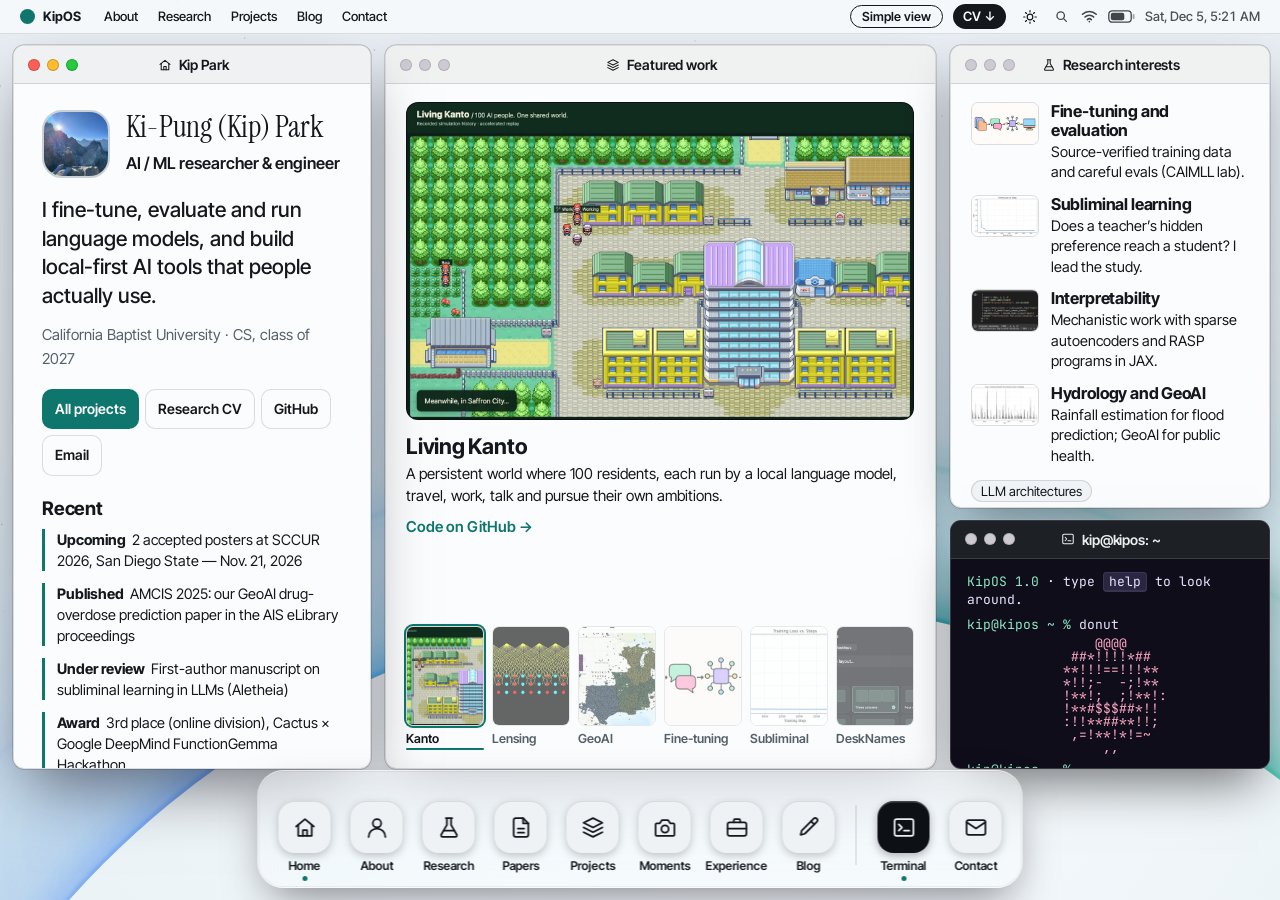
<file: index.html>
<!DOCTYPE html><html lang="en"><head><meta charset="utf-8"><meta name="viewport" content="width=device-width, initial-scale=1"><meta name="theme-color" content="#fff4e6" media="(prefers-color-scheme: light)"><meta name="theme-color" content="#0b0916" media="(prefers-color-scheme: dark)"><title>Kip Park — AI / ML researcher &amp; engineer</title><meta name="description" content="Ki-Pung (Kip) Park — AI / ML researcher &amp; engineer. I build and evaluate language models: fine-tuning pipelines, careful evaluations, and local-first AI tools that people actually use."><link rel="canonical" href="https://pungpaak.com/"><link rel="icon" type="image/svg+xml" href="/favicon.svg"><link rel="alternate" type="application/rss+xml" title="Kip Park — Blog" href="/rss.xml"><meta property="og:type" content="website"><meta property="og:title" content="Kip Park — AI / ML researcher &amp; engineer"><meta property="og:description" content="Ki-Pung (Kip) Park — AI / ML researcher &amp; engineer. I build and evaluate language models: fine-tuning pipelines, careful evaluations, and local-first AI tools that people actually use."><meta property="og:url" content="https://pungpaak.com/"><meta property="og:image" content="https://pungpaak.com/images/kip.jpg"><meta name="twitter:card" content="summary_large_image"><meta property="og:site_name" content="Kip Park"><link rel="sitemap" href="/sitemap.xml"><script type="application/ld+json">{"@context":"https://schema.org","@type":"Person","name":"Ki-Pung (Kip) Park","alternateName":"Kip Park","url":"https://pungpaak.com","image":"https://pungpaak.com/images/kip.jpg","jobTitle":"AI / ML researcher & engineer","affiliation":{"@type":"CollegeOrUniversity","name":"California Baptist University"},"knowsAbout":["LLM architectures","Vision-language-action models","Physical AI"],"sameAs":["https://github.com/kipung","https://www.linkedin.com/in/kip-park"]}</script><link rel="preconnect" href="https://fonts.googleapis.com"><link rel="preconnect" href="https://fonts.gstatic.com" crossorigin><link href="https://fonts.googleapis.com/css2?family=Instrument+Serif:ital@0;1&family=Inter+Tight:wght@400;500;600;700&family=JetBrains+Mono:wght@400;600&display=swap" rel="stylesheet"><script>
      try {
        const t = localStorage.getItem('theme');
        if (t === 'light' || t === 'dark') document.documentElement.dataset.theme = t;
        if (localStorage.getItem('view') === 'simple') document.documentElement.classList.add('simple');
        document.documentElement.dataset.wall = localStorage.getItem('wall') || 'lens';
      } catch {}
      // First visit of a session on a wide screen: show the login intro (see boot.ts).
      // The timeout is a safety net so the page can never stay hidden behind it.
      try {
        if (location.pathname === '/' && !location.hash && !sessionStorage.getItem('kipos-booted')
          && localStorage.getItem('view') !== 'simple'
          && matchMedia('(min-width: 960px) and (min-height: 620px)').matches
          && !matchMedia('(prefers-reduced-motion: reduce)').matches) {
          document.documentElement.classList.add('booting');
          setTimeout(() => document.documentElement.classList.remove('booting'), 7000);
        }
      } catch {}
    </script><link rel="stylesheet" href="/_astro/Base.WBnoJTiZ.css"></head><body class="home"><a class="skip" href="#main">Skip to content</a><header class="menubar"><a href="/" class="logo" aria-label="Kip Park, home"><span class="logo-orb" aria-hidden="true"></span><b>KipOS</b></a><nav aria-label="Main"><a href="/#about">About</a><a href="/#research">Research</a><a href="/#projects">Projects</a><a href="/blog">Blog</a><a href="/#contact">Contact</a></nav><div class="tray"><button class="view-toggle" type="button" data-view-toggle hidden>Simple view</button><a class="cv-link" href="/files/kip-park-cv.pdf">CV ↓</a><button class="theme" type="button" aria-label="Toggle dark mode" title="Toggle dark mode"><svg viewBox="0 0 24 24" fill="none" stroke="currentColor" stroke-width="1.8" stroke-linecap="round" aria-hidden="true"><circle cx="12" cy="12" r="4.2"></circle><path d="M12 2.5v2M12 19.5v2M2.5 12h2M19.5 12h2M5.3 5.3l1.4 1.4M17.3 17.3l1.4 1.4M5.3 18.7l1.4-1.4M17.3 6.7l1.4-1.4"></path></svg></button><button class="tray-btn" type="button" data-spotlight aria-label="Spotlight search" title="Spotlight"><svg viewBox="0 0 16 16" fill="none" stroke="currentColor" stroke-width="1.6" stroke-linecap="round" aria-hidden="true"><circle cx="7" cy="7" r="4.6"></circle><path d="M10.6 10.6 14 14"></path></svg></button><span class="tray-ic" aria-hidden="true"><svg viewBox="0 0 18 14" fill="none" stroke="currentColor" stroke-width="1.7" stroke-linecap="round"><path d="M1.6 4.6a10.6 10.6 0 0 1 14.8 0"></path><path d="M4.3 7.6a6.7 6.7 0 0 1 9.4 0"></path><path d="M6.9 10.4a3 3 0 0 1 4.2 0"></path><circle cx="9" cy="12.5" r=".9" fill="currentColor" stroke="none"></circle></svg></span><span class="tray-ic tray-batt" aria-hidden="true"><svg viewBox="0 0 27 13" fill="none" stroke="currentColor" stroke-width="1.3"><rect x=".8" y=".8" width="22.4" height="11.4" rx="3.4"></rect><path d="M25.6 4.9v3.2" stroke-width="2" stroke-linecap="round" opacity=".45"></path><rect x="2.8" y="2.8" width="13.5" height="7.4" rx="2" fill="currentColor" stroke="none"></rect></svg></span><time class="clock" aria-hidden="true"></time></div></header><main id="main"><div class="desktop" data-desktop><ul class="stickies" aria-label="Recent highlights"><li class="sticky lemon k0"><b>Upcoming</b>2 accepted posters at SCCUR 2026, San Diego State — Nov. 21, 2026</li><li class="sticky rose k1"><b>Published</b>AMCIS 2025: our GeoAI drug-overdose prediction paper in the AIS eLibrary proceedings</li><li class="sticky mint k2"><b>Under review</b>First-author manuscript on subliminal learning in LLMs (Aletheia)</li><li class="sticky sky k3"><b>Award</b>3rd place (online division), Cactus × Google DeepMind FunctionGemma Hackathon</li></ul><ul class="files" aria-label="Files"><li><a href="/files/kip-park-cv.pdf"><span class="file-ic pdf" aria-hidden="true">PDF</span><span class="file-name">CV.pdf</span></a></li><li><a href="https://github.com/kipung" rel="me"><span class="file-ic gh" aria-hidden="true">&lt;/&gt;</span><span class="file-name">GitHub</span></a></li><li><a href="https://www.linkedin.com/in/kip-park" rel="me"><span class="file-ic li" aria-hidden="true">in</span><span class="file-name">LinkedIn</span></a></li></ul><h1 class="sr-only">Ki-Pung (Kip) Park: AI / ML researcher &amp; engineer</h1><section id="home" class="win sky" aria-labelledby="home-title" data-x="1" data-y="1.5" data-w="28" data-h="97" data-open="1" data-max="2400" data-nx="1" data-nw="38" data-ny="1.5" data-nh="97" data-tile="1" tabindex="-1"><div class="titlebar"><span class="lights"><button type="button" class="light close" aria-label="Close Kip Park"></button><button type="button" class="light min" aria-label="Minimize Kip Park"></button><button type="button" class="light max" aria-label="Maximize Kip Park"></button></span><h2 id="home-title" class="win-title"><svg class="icon" viewBox="0 0 24 24" fill="none" stroke="currentColor" stroke-width="1.8" stroke-linecap="round" stroke-linejoin="round" aria-hidden="true"><path d="M3.5 11 12 4l8.5 7"/><path d="M5.5 9.5V20h13V9.5"/><path d="M10 20v-5.5h4V20"/></svg> Kip Park</h2></div><div class="win-body"><div class="home"><div class="home-id"><img class="avatar" src="/images/kip.jpg" alt="Kip sitting on a rocky mountain ridge on a clear winter day" width="750" height="1000"><div><h2 class="name">Ki-Pung (Kip) Park</h2><p class="role">AI / ML researcher &amp; engineer</p></div></div><p class="lede">I fine-tune, evaluate and run language models, and build local-first AI tools that people actually use.</p><p class="school">California Baptist University · CS, class of 2027</p><div class="btns"><a class="b primary" href="#projects">All projects</a><a class="b" href="/files/kip-park-cv.pdf">Research CV</a><a class="b" href="https://github.com/kipung" rel="me">GitHub</a><a class="b" href="mailto:nankipung@gmail.com">Email</a></div><h3 class="home-h">Recent</h3><ul class="recent"><li><b>Upcoming</b>2 accepted posters at SCCUR 2026, San Diego State — Nov. 21, 2026</li><li><b>Published</b>AMCIS 2025: our GeoAI drug-overdose prediction paper in the AIS eLibrary proceedings</li><li><b>Under review</b>First-author manuscript on subliminal learning in LLMs (Aletheia)</li><li><b>Award</b>3rd place (online division), Cactus × Google DeepMind FunctionGemma Hackathon</li></ul></div></div></section><section id="work" class="win mint" aria-labelledby="work-title" data-x="30.1" data-y="1.5" data-w="43" data-h="97" data-open="1" data-max="2400" data-nx="40" data-nw="59" data-ny="1.5" data-nh="97" data-tile="1" tabindex="-1"><div class="titlebar"><span class="lights"><button type="button" class="light close" aria-label="Close Featured work"></button><button type="button" class="light min" aria-label="Minimize Featured work"></button><button type="button" class="light max" aria-label="Maximize Featured work"></button></span><h2 id="work-title" class="win-title"><svg class="icon" viewBox="0 0 24 24" fill="none" stroke="currentColor" stroke-width="1.8" stroke-linecap="round" stroke-linejoin="round" aria-hidden="true"><path d="M12 3 3 7.5l9 4.5 9-4.5z"/><path d="m3 12 9 4.5 9-4.5M3 16.5 12 21l9-4.5"/></svg> Featured work</h2></div><div class="win-body"><div class="show" data-show><div class="show-stage"><video class="show-media on" data-i="0" src="/m/kanto.mp4" poster="/m/kanto-town.jpg" muted loop playsinline preload="auto" aria-label="Top-down pixel-art town where simulated residents walk between buildings"></video><video class="show-media" data-i="1" src="/m/proj-gravitational-lensing.mp4" poster="/m/proj-gravitational-lensing.jpg" muted loop playsinline preload="metadata" aria-label="Recorded run of the ray-tracing simulation: yellow light rays fan out from eight points, and bend as they reach lattice rows of red gravity and cyan anti-gravity circles."></video><img class="show-media" data-i="2" src="/m/geoai-kepler.jpg" alt="Kepler.gl map of the United States with thousands of geolocated social-media posts as colored dots; four treatment-region states shaded in purple." width="640" height="400" loading="lazy"><img class="show-media" data-i="3" src="/m/proj-domain-fine-tuning.jpg" alt="Conceptual illustration of source documents moving through question-and-answer examples, model fine-tuning, and desktop deployment." width="640" height="400" loading="lazy"><img class="show-media" data-i="4" src="/m/proj-subliminal-learning.jpg" alt="Training loss versus training steps from the subliminal-learning student model, falling rapidly and then leveling off." width="640" height="400" loading="lazy"><img class="show-media" data-i="5" src="/m/proj-desknames.jpg" alt="DeskNames" width="640" height="400" loading="lazy"></div><div class="show-info"><div class="show-text on" data-i="0"><h3>Living Kanto</h3><p>A persistent world where 100 residents, each run by a local language model, travel, work, talk and pursue their own ambitions.</p><p class="show-links"><a class="more" href="https://github.com/kipung/living-kanto">Code on GitHub →</a></p></div><div class="show-text" data-i="1"><h3>Gravitational Lensing Simulations</h3><p>Object-oriented simulations and interactive visualizations of multi-body gravitational lensing, built for computational physics research.</p><p class="show-links"></p></div><div class="show-text" data-i="2"><h3>GeoAI: Drug Overdose Risk Mapping</h3><p>A deep model predicts areas of suspected drug-overdose risk from geolocated posts, and Kepler.gl maps turn its output into regional insight. Coauthored the AMCIS 2025 paper.</p><p class="show-links"><a class="more" href="https://aisel.aisnet.org/amcis2025/intelfuture/intelfuture/27/">Read the paper →</a></p></div><div class="show-text" data-i="3"><h3>Domain Fine-Tuning Pipeline</h3><p>The CAIMLL lab’s end-to-end workflow for 3B-parameter models: reference documents become source-verified training data, then QLoRA training, structured evaluation and local GGUF deployment.</p><p class="show-links"></p></div><div class="show-text" data-i="4"><h3>Subliminal Learning Replication</h3><p>Can a teacher model’s hidden preference reach a student through filtered number sequences? LoRA and system-prompt teachers on Llama 3.2 3B. No robust transfer under the tested conditions.</p><p class="show-links"><a class="more" href="https://github.com/kipung/CSC422_Subliminal_Learning">Code on GitHub →</a></p></div><div class="show-text" data-i="5"><h3>DeskNames</h3><p>A free, open-source macOS menu-bar app. Name your desktops, snap windows into pane layouts, and restore a saved arrangement in one step.</p><p class="show-links"><a class="more" href="https://github.com/Kipung/DeskNames">Code on GitHub →</a><a class="more" href="https://github.com/Kipung/DeskNames/releases/latest">Download for Mac →</a></p></div></div><div class="show-pick" role="group" aria-label="Choose a project"><button type="button" class="pick on" data-pick="0" aria-label="Living Kanto" aria-pressed="true"><img src="/m/kanto-town.jpg" alt="" width="160" height="100" loading="lazy"><span class="pick-name">Kanto</span></button><button type="button" class="pick" data-pick="1" aria-label="Gravitational Lensing Simulations" aria-pressed="false"><img src="/m/proj-gravitational-lensing.jpg" alt="" width="160" height="100" loading="lazy"><span class="pick-name">Lensing</span></button><button type="button" class="pick" data-pick="2" aria-label="GeoAI: Drug Overdose Risk Mapping" aria-pressed="false"><img src="/m/geoai-kepler.jpg" alt="" width="160" height="100" loading="lazy"><span class="pick-name">GeoAI</span></button><button type="button" class="pick" data-pick="3" aria-label="Domain Fine-Tuning Pipeline" aria-pressed="false"><img src="/m/proj-domain-fine-tuning.jpg" alt="" width="160" height="100" loading="lazy"><span class="pick-name">Fine-tuning</span></button><button type="button" class="pick" data-pick="4" aria-label="Subliminal Learning Replication" aria-pressed="false"><img src="/m/proj-subliminal-learning.jpg" alt="" width="160" height="100" loading="lazy"><span class="pick-name">Subliminal</span></button><button type="button" class="pick" data-pick="5" aria-label="DeskNames" aria-pressed="false"><img src="/m/proj-desknames.jpg" alt="" width="160" height="100" loading="lazy"><span class="pick-name">DeskNames</span></button></div></div></div></section><section id="focus" class="win lilac" aria-labelledby="focus-title" data-x="74.2" data-y="1.5" data-w="24.8" data-h="62" data-open="1" data-max="2400" data-tile="1" tabindex="-1"><div class="titlebar"><span class="lights"><button type="button" class="light close" aria-label="Close Research interests"></button><button type="button" class="light min" aria-label="Minimize Research interests"></button><button type="button" class="light max" aria-label="Maximize Research interests"></button></span><h2 id="focus-title" class="win-title"><svg class="icon" viewBox="0 0 24 24" fill="none" stroke="currentColor" stroke-width="1.8" stroke-linecap="round" stroke-linejoin="round" aria-hidden="true"><path d="M9 3h6M10 3v6.5L4.5 19a1.5 1.5 0 0 0 1.3 2h12.4a1.5 1.5 0 0 0 1.3-2L14 9.5V3"/><path d="M7 15h10"/></svg> Research interests</h2></div><div class="win-body"><ul class="focus"><li><img src="/m/proj-domain-fine-tuning.jpg" alt="" width="640" height="400" loading="lazy"><div><h3>Fine-tuning and evaluation</h3><p>Source-verified training data and careful evals (CAIMLL lab).</p></div></li><li><img src="/m/proj-subliminal-learning.jpg" alt="" width="640" height="400" loading="lazy"><div><h3>Subliminal learning</h3><p>Does a teacher’s hidden preference reach a student? I lead the study.</p></div></li><li><img src="/m/proj-tracr.jpg" alt="" width="640" height="400" loading="lazy"><div><h3>Interpretability</h3><p>Mechanistic work with sparse autoencoders and RASP programs in JAX.</p></div></li><li><img src="/m/hydro-storm-timeline.jpg" alt="" width="640" height="400" loading="lazy"><div><h3>Hydrology and GeoAI</h3><p>Rainfall estimation for flood prediction; GeoAI for public health.</p></div></li></ul><p class="chips" aria-label="Broader interests"><span class="chip">LLM architectures</span><span class="chip">Vision-language-action models</span><span class="chip">Physical AI</span></p></div></section><section id="about" class="win peach" aria-labelledby="about-title" data-x="22" data-y="4" data-w="52" data-h="88" tabindex="-1"><div class="titlebar"><span class="lights"><button type="button" class="light close" aria-label="Close About Kip"></button><button type="button" class="light min" aria-label="Minimize About Kip"></button><button type="button" class="light max" aria-label="Maximize About Kip"></button></span><h2 id="about-title" class="win-title"><svg class="icon" viewBox="0 0 24 24" fill="none" stroke="currentColor" stroke-width="1.8" stroke-linecap="round" stroke-linejoin="round" aria-hidden="true"><circle cx="12" cy="8" r="4"/><path d="M4 21a8 8 0 0 1 16 0"/></svg> About Kip</h2></div><div class="win-body"><div class="about-head"><img class="avatar" src="/images/kip.jpg" alt="Kip sitting on a rocky mountain ridge on a clear winter day" width="750" height="1000"><div><p class="hello">hello, world — I’m</p><h2 class="name">Ki-Pung (Kip) Park</h2><p class="role">AI / ML researcher &amp; engineer · California Baptist University</p></div></div><nav class="jump" aria-label="Sections"><span class="jump-label">Jump to</span><a href="#research" class="lilac"><svg class="icon" viewBox="0 0 24 24" fill="none" stroke="currentColor" stroke-width="1.8" stroke-linecap="round" stroke-linejoin="round" aria-hidden="true"><path d="M9 3h6M10 3v6.5L4.5 19a1.5 1.5 0 0 0 1.3 2h12.4a1.5 1.5 0 0 0 1.3-2L14 9.5V3"/><path d="M7 15h10"/></svg> Research</a><a href="#publications" class="lemon"><svg class="icon" viewBox="0 0 24 24" fill="none" stroke="currentColor" stroke-width="1.8" stroke-linecap="round" stroke-linejoin="round" aria-hidden="true"><path d="M14 3H7a2 2 0 0 0-2 2v14a2 2 0 0 0 2 2h10a2 2 0 0 0 2-2V8z"/><path d="M14 3v5h5M9 13h6M9 17h6"/></svg> Papers</a><a href="#projects" class="mint"><svg class="icon" viewBox="0 0 24 24" fill="none" stroke="currentColor" stroke-width="1.8" stroke-linecap="round" stroke-linejoin="round" aria-hidden="true"><path d="M12 3 3 7.5l9 4.5 9-4.5z"/><path d="m3 12 9 4.5 9-4.5M3 16.5 12 21l9-4.5"/></svg> Projects</a><a href="#moments" class="rose"><svg class="icon" viewBox="0 0 24 24" fill="none" stroke="currentColor" stroke-width="1.8" stroke-linecap="round" stroke-linejoin="round" aria-hidden="true"><path d="M4 8h3l2-3h6l2 3h3a1 1 0 0 1 1 1v10a1 1 0 0 1-1 1H4a1 1 0 0 1-1-1V9a1 1 0 0 1 1-1z"/><circle cx="12" cy="13.5" r="3.5"/></svg> Moments</a><a href="#experience" class="lemon"><svg class="icon" viewBox="0 0 24 24" fill="none" stroke="currentColor" stroke-width="1.8" stroke-linecap="round" stroke-linejoin="round" aria-hidden="true"><rect x="3" y="7" width="18" height="13" rx="2"/><path d="M9 7V5a1 1 0 0 1 1-1h4a1 1 0 0 1 1 1v2M3 13h18"/></svg> Experience</a><a href="#writing" class="peach"><svg class="icon" viewBox="0 0 24 24" fill="none" stroke="currentColor" stroke-width="1.8" stroke-linecap="round" stroke-linejoin="round" aria-hidden="true"><path d="M16.5 3.5a2.1 2.1 0 0 1 3 3L8 18l-4 1 1-4z"/><path d="M14 6l3 3"/></svg> Blog</a><a href="#contact" class="lilac"><svg class="icon" viewBox="0 0 24 24" fill="none" stroke="currentColor" stroke-width="1.8" stroke-linecap="round" stroke-linejoin="round" aria-hidden="true"><rect x="3" y="5" width="18" height="14" rx="2"/><path d="m3 7 9 6 9-6"/></svg> Contact</a></nav><p class="lede">I’m a Computer Science student at California Baptist University (ML &amp; AI concentration, class of 2027). I work on LLM fine-tuning and evaluation, lead research on subliminal learning, and build AI tools for students and advisors.</p><div class="btns"><a class="b primary" href="/files/kip-park-cv.pdf">Research CV</a><a class="b" href="mailto:nankipung@gmail.com">Email</a><a class="b" href="https://github.com/kipung" rel="me">GitHub</a><a class="b" href="https://www.linkedin.com/in/kip-park" rel="me">LinkedIn</a></div><p>I build and evaluate language models: fine-tuning pipelines, careful evaluations, and local-first AI tools that people actually use.</p><dl class="facts"><div><dt>Studying</dt><dd>B.S. Computer Science — Machine Learning &amp; AI concentration<br><span class="muted">Minor in Christian Studies · Alpha Chi Honor Society</span></dd></div><div><dt>Graduating</dt><dd>Expected Apr. 2027 · GPA 3.94</dd></div><div><dt>Interests</dt><dd class="chips"><span class="chip">LLM architectures</span><span class="chip">Vision-language-action models</span><span class="chip">Physical AI</span></dd></div></dl><h3 class="sub">A bit more about me</h3><p>I’m majoring in Computer Science with a concentration in Machine Learning &amp; AI, and minoring in Christian Studies. I’m drawn to the place where technology, learning, and creativity meet, and I like sharing what I learn along the way.</p><p>As president of CBU’s ACM chapter (2024–2026) I started the Software Engineering Team, where 20+ students built projects like our chapter website. I also tutor software engineering, solve ICPC problems, and enjoy building visual simulations.</p><p>When I’m not doing anything “nerdy,” you’ll find me playing basketball with friends, sharing a meal, or hunting for a good series to watch.</p></div></section><section id="terminal" class="win ink win-dark" aria-labelledby="terminal-title" data-x="74.2" data-y="65.1" data-w="24.8" data-h="33.4" data-open="1" data-max="2400" data-tile="1" tabindex="-1"><div class="titlebar"><span class="lights"><button type="button" class="light close" aria-label="Close kip@kipos: ~"></button><button type="button" class="light min" aria-label="Minimize kip@kipos: ~"></button><button type="button" class="light max" aria-label="Maximize kip@kipos: ~"></button></span><h2 id="terminal-title" class="win-title"><svg class="icon" viewBox="0 0 24 24" fill="none" stroke="currentColor" stroke-width="1.8" stroke-linecap="round" stroke-linejoin="round" aria-hidden="true"><rect x="3" y="4" width="18" height="16" rx="2"/><path d="m7 9 3 3-3 3M12 15h5"/></svg> kip@kipos: ~</h2></div><div class="win-body"><div class="term" data-term><div class="term-out" aria-live="polite"><p><span class="ok">KipOS 1.0</span> · type <kbd>help</kbd> to look around.</p><noscript><p>The terminal needs JavaScript. Everything else on this page works without it.</p></noscript></div><form class="term-in" data-term-form><label for="term-cmd"><span class="prompt">kip@kipos ~ %</span></label><input id="term-cmd" autocomplete="off" autocapitalize="off" spellcheck="false" aria-label="Terminal command"></form></div><script type="application/json" id="term-data">{"name":"Ki-Pung (Kip) Park","role":"AI / ML researcher & engineer","school":"California Baptist University","degree":"B.S. Computer Science — Machine Learning & AI concentration","grad":"Expected Apr. 2027","gpa":"3.94","interests":["LLM architectures","Vision-language-action models","Physical AI"],"email":"nankipung@gmail.com","links":{"github":"https://github.com/kipung","linkedin":"https://www.linkedin.com/in/kip-park","cv":"/files/kip-park-cv.pdf"},"projects":[{"title":"Domain Fine-Tuning Pipeline","tags":["QLoRA","Unsloth","GGUF","vLLM"]},{"title":"Subliminal Learning Replication","tags":["Llama 3.2","LoRA","Evaluation"],"repo":"https://github.com/kipung/CSC422_Subliminal_Learning"},{"title":"Living Kanto","tags":["Local LLMs","Agents","Simulation"],"repo":"https://github.com/kipung/living-kanto"},{"title":"DeskNames","tags":["Swift","macOS","Open source"],"repo":"https://github.com/Kipung/DeskNames"},{"title":"GeoAI: Drug Overdose Risk Mapping","tags":["Kepler.gl","GIS","Deep Learning"]},{"title":"Terminal Browser Split","tags":["Ghostty","tmux","Coding agents"],"repo":"https://github.com/kipung/terminal-browser"},{"title":"BAY-min Robot Tutor","tags":["Reachy Mini","Gemini Live","OpenCV"],"repo":"https://github.com/kipung/BAY-min_personal_tutor"},{"title":"AI Degree Planning Companion","tags":["LangChain","Neo4j","FastAPI","Ollama"],"repo":"https://github.com/kipung/degree_planning_guide"},{"title":"Rainfall Transfer Between Gauges","tags":["Python","Time Series","Validation"]},{"title":"Local Voice Assistant","tags":["Vosk","Ollama","Python"]},{"title":"Gravitational Lensing Simulations","tags":["Python","Simulation","Visualization"]},{"title":"CampusMate","tags":["Flutter","Firebase","Mobile"],"repo":"https://github.com/kipung/campusmate"},{"title":"GeGLU vs ReLU on MNIST","tags":["PyTorch","Statistics"],"repo":"https://github.com/kipung/ffn_relu_vs_geglu_mnist"},{"title":"CBU ACM Website","tags":["HTML/CSS","Scrum","Teamwork"],"repo":"https://github.com/kipung/SET_PROJECT_3"}],"papers":[{"status":"Published","title":"A DSR Approach for Geospatial AI: Prediction of Drug Overdoses."},{"status":"Under review","title":"Replicating Subliminal Learning in LLMs via Distillation and LoRA Fine-Tuning."}],"skills":[{"group":"Languages","items":["Python","Java","C++","JavaScript"]},{"group":"ML frameworks","items":["PyTorch","JAX / Haiku","TransformerLens","Unsloth","LangChain"]},{"group":"Methods","items":["LoRA / QLoRA","Sparse autoencoders","Model evaluation","Synthetic data"]},{"group":"Inference & systems","items":["Ollama","vLLM","GGUF","FastAPI","Neo4j","PostgreSQL","Docker"]}],"apps":["home","about","research","publications","projects","moments","experience","writing","terminal","contact"]}</script></div></section><section id="research" class="win lilac" aria-labelledby="research-title" data-x="26" data-y="3" data-w="48" data-h="88" tabindex="-1"><div class="titlebar"><span class="lights"><button type="button" class="light close" aria-label="Close Research"></button><button type="button" class="light min" aria-label="Minimize Research"></button><button type="button" class="light max" aria-label="Maximize Research"></button></span><h2 id="research-title" class="win-title"><svg class="icon" viewBox="0 0 24 24" fill="none" stroke="currentColor" stroke-width="1.8" stroke-linecap="round" stroke-linejoin="round" aria-hidden="true"><path d="M9 3h6M10 3v6.5L4.5 19a1.5 1.5 0 0 0 1.3 2h12.4a1.5 1.5 0 0 0 1.3-2L14 9.5V3"/><path d="M7 15h10"/></svg> Research</h2></div><div class="win-body"><ol class="rlist"><li class="peach"><p class="when">Feb. 2026 – Present</p><h3>LLM Fine-Tuning and Evaluation</h3><p class="org">CBU AI &amp; Machine Learning Lab (CAIMLL) · Riverside, CA</p><ul><li>Built the backbone of the lab’s fine-tuning pipeline: complex reference documents become source-verified training data, with checks for evidence coverage, answer quality, and reproducibility.</li><li>Designed training examples that separate fully answerable, partially answerable, and unsupported questions, so models learn to admit knowledge gaps while answering what they can.</li><li>Developed distributed adapter and full-parameter fine-tuning workflows, and audited synthetic data for wording and topic shortcuts.</li></ul></li><li class="lilac"><p class="when">Aug. 2025 – Present</p><h3>Subliminal Learning in LLMs — Study Lead</h3><p class="org">California Baptist University · Riverside, CA</p><ul><li>Led a controlled study comparing LoRA-induced and system-prompt-induced teacher preferences, fine-tuning Llama 3.2 3B students on filtered numerical sequences.</li><li>Neither pipeline produced robust preference transfer under the tested conditions; leading the manuscript through revision.</li></ul></li><li class="mint"><p class="when">Jan. 2026 – Present</p><h3>Hydrology — Statistical Rainfall Estimation</h3><p class="org">Research collaboration with Dr. Benjamin Sanders</p><ul><li>Modeled hourly rainfall transfer from CSUSB to Panorama Point using 1996–2024 gauge records; event-calibrated lagged OLS reached R² = 0.58 on held-out observed event hours (≥ 0.04 in/hr).</li></ul></li><li class="lemon"><p class="when">Jul. – Oct. 2025</p><h3>AI Researcher — Mechanistic Interpretability</h3><p class="org">Algoverse AI Research Program · Remote</p><ul><li>Implemented JAX/Haiku transformers for RASP-style algorithmic tasks and sparse-autoencoder pipelines to analyze attention and MLP representations.</li></ul><a class="more" href="https://github.com/kipung/tracr_to_transformer_lens_generalize">Code on GitHub →</a></li><li class="sky"><p class="when">Mar. 2024 – Sept. 2025</p><h3>Student Researcher — GeoAI for Public Health</h3><p class="org">California Baptist University · Riverside, CA</p><ul><li>Trained a deep neural network to predict geographic areas of suspected drug-overdose risk, and built the GIS visualizations in Kepler.gl that turned its output into insights; coauthored the AMCIS 2025 paper.</li></ul></li><li class="rose"><p class="when">May 2024 – Aug. 2025</p><h3>Undergraduate Research Assistant — Computational Physics</h3><p class="org">California Baptist University · Adviser: Dr. Hyung Choi · Riverside, CA</p><ul><li>Built modular, object-oriented simulations of gravitational lensing and interactive visualizations of multi-body lensing behavior.</li></ul></li></ol></div></section><section id="publications" class="win lemon" aria-labelledby="publications-title" data-x="28" data-y="4" data-w="46" data-h="84" tabindex="-1"><div class="titlebar"><span class="lights"><button type="button" class="light close" aria-label="Close Papers &amp; talks"></button><button type="button" class="light min" aria-label="Minimize Papers &amp; talks"></button><button type="button" class="light max" aria-label="Maximize Papers &amp; talks"></button></span><h2 id="publications-title" class="win-title"><svg class="icon" viewBox="0 0 24 24" fill="none" stroke="currentColor" stroke-width="1.8" stroke-linecap="round" stroke-linejoin="round" aria-hidden="true"><path d="M14 3H7a2 2 0 0 0-2 2v14a2 2 0 0 0 2 2h10a2 2 0 0 0 2-2V8z"/><path d="M14 3v5h5M9 13h6M9 17h6"/></svg> Papers &amp; talks</h2></div><div class="win-body"><h3 class="sub">Papers</h3><ul class="pubs"><li><span class="stamp mint">Published</span><p class="pub-title"><a href="https://aisel.aisnet.org/amcis2025/intelfuture/intelfuture/27/">A DSR Approach for Geospatial AI: Prediction of Drug Overdoses.</a></p><p class="muted">Corso, A., Asariah, J. S., <b>Park, K.</b>, Corso, N. A., and Lee, E. (2025). Americas Conference on Information Systems (AMCIS), Montréal.</p></li><li><span class="stamp lemon">Under review</span><p class="pub-title">Replicating Subliminal Learning in LLMs via Distillation and LoRA Fine-Tuning.</p><p class="muted"><b>Park, K.</b>, Bergquist, G., Lee, P., and Sanders, B. Aletheia — The Alpha Chi Journal of Undergraduate Scholarship.</p></li></ul><h3 class="sub">Presentations</h3><ul class="talks"><li><p class="talk-head"><span class="chip">Nov. 2026</span> SCCUR 2026 · San Diego State University</p><ul><li>Towards Modeling Runoff and Flood Prediction over Unreliable Precipitation Gauges and Assessment of Potential Gauge Error (first author)</li><li>Separate or Unified Fine-Tuning? A Systematic Comparison of Training Strategies for Multi-Document Domain Applications (second author)</li></ul></li><li><p class="talk-head"><span class="chip">Jan. 2026</span> KSEA SWRC · CSU Fullerton</p><ul><li>Subliminal Learning in Large Language Models</li><li>A Design Science Research Approach for Geospatial AI: Predicting Drug Overdose Risk Using Social Media</li></ul></li><li><p class="talk-head"><span class="chip">Aug. 2025</span> AMCIS 2025 · Montréal, Canada</p><ul><li>A DSR Approach for Geospatial AI: Prediction of Drug Overdoses (paper presentation)</li></ul></li></ul></div></section><section id="projects" class="win mint" aria-labelledby="projects-title" data-x="21" data-y="3" data-w="58" data-h="90" tabindex="-1"><div class="titlebar"><span class="lights"><button type="button" class="light close" aria-label="Close Projects"></button><button type="button" class="light min" aria-label="Minimize Projects"></button><button type="button" class="light max" aria-label="Maximize Projects"></button></span><h2 id="projects-title" class="win-title"><svg class="icon" viewBox="0 0 24 24" fill="none" stroke="currentColor" stroke-width="1.8" stroke-linecap="round" stroke-linejoin="round" aria-hidden="true"><path d="M12 3 3 7.5l9 4.5 9-4.5z"/><path d="m3 12 9 4.5 9-4.5M3 16.5 12 21l9-4.5"/></svg> Projects</h2></div><div class="win-body"><div class="finder"><article class="proj peach"><div class="thumb"><img src="/m/proj-domain-fine-tuning.jpg" alt="Conceptual illustration of source documents moving through question-and-answer examples, model fine-tuning, and desktop deployment." width="640" height="400" loading="lazy"></div><h3>Domain Fine-Tuning Pipeline</h3><p>The CAIMLL lab’s end-to-end workflow for 3B-parameter models: reference documents become source-verified training data, then QLoRA training, structured evaluation and local GGUF deployment.</p><p class="chips"><span class="chip">QLoRA</span><span class="chip">Unsloth</span><span class="chip">GGUF</span><span class="chip">vLLM</span></p></article><article class="proj lilac"><div class="thumb"><img src="/m/proj-subliminal-learning.jpg" alt="Training loss versus training steps from the subliminal-learning student model, falling rapidly and then leveling off." width="640" height="400" loading="lazy"></div><h3>Subliminal Learning Replication</h3><p>Can a teacher model’s hidden preference reach a student through filtered number sequences? LoRA and system-prompt teachers on Llama 3.2 3B. No robust transfer under the tested conditions.</p><p class="chips"><span class="chip">Llama 3.2</span><span class="chip">LoRA</span><span class="chip">Evaluation</span></p><p class="links"><a class="more" href="https://github.com/kipung/CSC422_Subliminal_Learning">Code on GitHub →</a></p></article><article class="proj mint"><div class="thumb"><video src="/m/kanto.mp4" poster="/m/kanto-town.jpg" width="640" height="400" muted loop autoplay playsinline preload="metadata" aria-label="Top-down pixel-art town where simulated residents walk between buildings"></video></div><h3>Living Kanto</h3><p>A persistent world where 100 residents, each run by a local language model, travel, work, talk and pursue their own ambitions.</p><p class="note">Replay of recorded simulation activity. Pokémon graphics belong to their owners.</p><p class="chips"><span class="chip">Local LLMs</span><span class="chip">Agents</span><span class="chip">Simulation</span></p><p class="links"><a class="more" href="https://github.com/kipung/living-kanto">Code on GitHub →</a></p></article><article class="proj lemon"><div class="thumb"><img src="/m/proj-desknames.jpg" alt="DeskNames screenshot" width="640" height="400" loading="lazy"></div><h3>DeskNames</h3><p>A free, open-source macOS menu-bar app. Name your desktops, snap windows into pane layouts, and restore a saved arrangement in one step.</p><p class="chips"><span class="chip">Swift</span><span class="chip">macOS</span><span class="chip">Open source</span></p><p class="links"><a class="more" href="https://github.com/Kipung/DeskNames/releases/latest">Download for Mac →</a><a class="more" href="https://github.com/Kipung/DeskNames">Code on GitHub →</a></p></article><article class="proj sky"><div class="thumb"><img src="/m/geoai-kepler.jpg" alt="Kepler.gl map of the United States with thousands of geolocated social-media posts as colored dots; four treatment-region states shaded in purple." width="640" height="400" loading="lazy"></div><h3>GeoAI: Drug Overdose Risk Mapping</h3><p>A deep model predicts areas of suspected drug-overdose risk from geolocated posts, and Kepler.gl maps turn its output into regional insight. Coauthored the AMCIS 2025 paper.</p><p class="note">Fig. 1 from the KSEA SWRC research poster.</p><p class="chips"><span class="chip">Kepler.gl</span><span class="chip">GIS</span><span class="chip">Deep Learning</span></p><p class="links"><a class="more" href="https://aisel.aisnet.org/amcis2025/intelfuture/intelfuture/27/">Read the paper →</a></p></article><article class="proj rose"><div class="thumb"><img src="/m/proj-terminal-browser.jpg" alt="Terminal Browser Split screenshot" width="640" height="400" loading="lazy"></div><h3>Terminal Browser Split</h3><p>A live, clickable browser preview in a native terminal split beside your coding agents, opened by you with a hotkey or by an agent with one command.</p><p class="chips"><span class="chip">Ghostty</span><span class="chip">tmux</span><span class="chip">Coding agents</span></p><p class="links"><a class="more" href="https://github.com/kipung/terminal-browser">Code on GitHub →</a></p></article><article class="proj peach"><div class="thumb"><img src="/m/proj-baymin.jpg" alt="BAY-min Robot Tutor screenshot" width="640" height="400" loading="lazy"></div><h3>BAY-min Robot Tutor</h3><p>A robot math tutor on Reachy Mini that talks through Gemini Live, checks the student’s work with its camera, and nods along. Built with Joshua Parsio.</p><p class="chips"><span class="chip">Reachy Mini</span><span class="chip">Gemini Live</span><span class="chip">OpenCV</span></p><p class="links"><a class="more" href="https://github.com/kipung/BAY-min_personal_tutor">Code on GitHub →</a></p></article><article class="proj lilac"><div class="thumb"><img src="/images/SCR-20250731-tovg.jpg" alt="AI Degree Planning Companion screenshot" width="640" height="400" loading="lazy"></div><h3>AI Degree Planning Companion</h3><p>An LLM agent that helps CBU students plan courses, supported by the Office of Student Success. Local Mistral, a Neo4j prerequisite graph and a React chat UI.</p><p class="chips"><span class="chip">LangChain</span><span class="chip">Neo4j</span><span class="chip">FastAPI</span><span class="chip">Ollama</span></p><p class="links"><a class="more" href="/blog/ai-degree-planning-companion-part-1">Read the write-up →</a><a class="more" href="https://github.com/kipung/degree_planning_guide">Code on GitHub →</a></p></article><article class="proj mint"><div class="thumb"><img src="/m/hydro-storm-timeline.jpg" alt="Rainfall Transfer Between Gauges screenshot" width="640" height="400" loading="lazy"></div><h3>Rainfall Transfer Between Gauges</h3><p>Hourly rainfall from one gauge estimated from another across 28 years of records. Held-out event hours reach R² = 0.58.</p><p class="chips"><span class="chip">Python</span><span class="chip">Time Series</span><span class="chip">Validation</span></p></article><article class="proj lemon"><div class="thumb"><img src="/images/Voice_LLM_Pipeline.jpg" alt="Local Voice Assistant screenshot" width="640" height="400" loading="lazy"></div><h3>Local Voice Assistant</h3><p>A hands-free assistant that runs fully offline: speech in, a local Llama 3.2 model, and speech out. Nothing leaves the machine.</p><p class="chips"><span class="chip">Vosk</span><span class="chip">Ollama</span><span class="chip">Python</span></p><p class="links"><a class="more" href="/blog/giving-my-llm-a-voice">Read the write-up →</a></p></article><article class="proj sky"><div class="thumb"><video src="/m/proj-gravitational-lensing.mp4" poster="/m/proj-gravitational-lensing.jpg" width="640" height="400" muted loop autoplay playsinline preload="metadata" aria-label="Recorded run of the ray-tracing simulation: yellow light rays fan out from eight points, and bend as they reach lattice rows of red gravity and cyan anti-gravity circles."></video></div><h3>Gravitational Lensing Simulations</h3><p>Object-oriented simulations and interactive visualizations of multi-body gravitational lensing, built for computational physics research.</p><p class="note">Looping clip from a recorded run of the 2D ray-tracing model: light rays bending as they meet interleaved gravity / anti-gravity rows. Exploratory model, not a physics validation.</p><p class="chips"><span class="chip">Python</span><span class="chip">Simulation</span><span class="chip">Visualization</span></p></article><article class="proj rose"><div class="thumb"><img src="/m/proj-campusmate.jpg" alt="Conceptual illustration of three students' hands holding phones around shared study books, connected by a circular line." width="640" height="400" loading="lazy"></div><h3>CampusMate</h3><p>A mobile app for college students: study groups, real-time messaging, file sharing and a group calendar. Started as a CSC322 class project.</p><p class="chips"><span class="chip">Flutter</span><span class="chip">Firebase</span><span class="chip">Mobile</span></p><p class="links"><a class="more" href="https://github.com/kipung/campusmate">Code on GitHub →</a></p></article><article class="proj peach"><div class="thumb"><img src="/m/proj-geglu.jpg" alt="GeGLU vs ReLU on MNIST screenshot" width="640" height="400" loading="lazy"></div><h3>GeGLU vs ReLU on MNIST</h3><p>Feed-forward activations compared across hidden widths, with bootstrap confidence intervals, in PyTorch Lightning.</p><p class="chips"><span class="chip">PyTorch</span><span class="chip">Statistics</span></p><p class="links"><a class="more" href="https://github.com/kipung/ffn_relu_vs_geglu_mnist">Code on GitHub →</a></p></article><article class="proj lilac"><div class="thumb"><img src="/m/proj-acm-site.jpg" alt="CBU ACM Website screenshot" width="640" height="400" loading="lazy"></div><h3>CBU ACM Website</h3><p>The chapter website, built by the Software Engineering Team I founded, run like a real team project with Scrum and GitHub flow.</p><p class="chips"><span class="chip">HTML/CSS</span><span class="chip">Scrum</span><span class="chip">Teamwork</span></p><p class="links"><a class="more" href="https://github.com/kipung/SET_PROJECT_3">Code on GitHub →</a></p></article></div></div></section><section id="moments" class="win rose" aria-labelledby="moments-title" data-x="29" data-y="4" data-w="50" data-h="86" tabindex="-1"><div class="titlebar"><span class="lights"><button type="button" class="light close" aria-label="Close Moments"></button><button type="button" class="light min" aria-label="Minimize Moments"></button><button type="button" class="light max" aria-label="Maximize Moments"></button></span><h2 id="moments-title" class="win-title"><svg class="icon" viewBox="0 0 24 24" fill="none" stroke="currentColor" stroke-width="1.8" stroke-linecap="round" stroke-linejoin="round" aria-hidden="true"><path d="M4 8h3l2-3h6l2 3h3a1 1 0 0 1 1 1v10a1 1 0 0 1-1 1H4a1 1 0 0 1-1-1V9a1 1 0 0 1 1-1z"/><circle cx="12" cy="13.5" r="3.5"/></svg> Moments</h2></div><div class="win-body"><ul class="photos"><li><figure><img src="/m/amcis.jpg" alt="Kip standing with a colleague in front of the AMCIS 2025 Montréal backdrop" width="800" height="1068" loading="lazy"><figcaption><span class="chip">Aug. 2025</span> AMCIS 2025 in Montréal, presenting our GeoAI paper</figcaption></figure></li><li><figure><img src="/m/ksea.jpg" alt="Kip in a suit standing beside his research poster" width="709" height="1536" loading="lazy"><figcaption><span class="chip">Jan. 2026</span> Two research posters at KSEA SWRC, CSU Fullerton</figcaption></figure></li><li><figure><img src="/m/hackathon.jpg" alt="Cactus × Google DeepMind hackathon title card with a green wireframe hand reaching toward a human hand" width="640" height="632" loading="lazy"><figcaption><span class="chip">Feb. 2026</span> 3rd place (online division), Cactus × Google DeepMind FunctionGemma Hackathon</figcaption></figure></li><li><figure><img src="/m/so101.jpg" alt="SO-101 robot arm on a desk next to a monitor showing its simulation" width="640" height="360" loading="lazy"><figcaption><span class="chip">2026</span> Physical AI capstone: SO-101 arm assembly and teleoperation setup</figcaption></figure></li><li><figure><img src="/m/jetson.jpg" alt="NVIDIA Jetson Orin Nano developer board on a desk" width="800" height="1068" loading="lazy"><figcaption><span class="chip">Winter break</span> A fully local AI assistant on an NVIDIA Jetson Orin Nano Super</figcaption></figure></li><li><figure><img src="/m/reachy.jpg" alt="Partly assembled Reachy Mini robot on a table" width="480" height="640" loading="lazy"><figcaption><span class="chip">2026</span> Assembled Reachy Mini and ran its demos for visiting students</figcaption></figure></li><li><figure><img src="/m/icpc.jpg" alt="Kip and teammates outside the ICPC contest venue" width="1280" height="960" loading="lazy"><figcaption><span class="chip">Nov. 2024</span> SoCal Regional ICPC with the CBU team</figcaption></figure></li></ul></div></section><section id="experience" class="win lemon" aria-labelledby="experience-title" data-x="30" data-y="3" data-w="48" data-h="88" tabindex="-1"><div class="titlebar"><span class="lights"><button type="button" class="light close" aria-label="Close Experience &amp; leadership"></button><button type="button" class="light min" aria-label="Minimize Experience &amp; leadership"></button><button type="button" class="light max" aria-label="Maximize Experience &amp; leadership"></button></span><h2 id="experience-title" class="win-title"><svg class="icon" viewBox="0 0 24 24" fill="none" stroke="currentColor" stroke-width="1.8" stroke-linecap="round" stroke-linejoin="round" aria-hidden="true"><rect x="3" y="7" width="18" height="13" rx="2"/><path d="M9 7V5a1 1 0 0 1 1-1h4a1 1 0 0 1 1 1v2M3 13h18"/></svg> Experience &amp; leadership</h2></div><div class="win-body"><ol class="xlist"><li><p class="when">Jun. – Sept. 2026</p><h3>AI Evaluation &amp; Optimization Intern</h3><p class="org">Portfolio Elevation, LLC · Redlands, CA</p><ul><li>Built a three-part evaluation program: black-box response benchmarks, blind human photo review, and controlled vision-pipeline experiments.</li><li>Used checked answer keys and repeated runs to catch incomplete responses, negation errors, truncation, and image-orientation failures.</li></ul></li><li><p class="when">Jan. 2025 – Present</p><h3>AI Engineering Intern</h3><p class="org">CBU Office of Student Success / Career Center · Riverside, CA</p><ul><li>Developed an LLM email-drafting system piloted with 3–4 advisors, and a Whisper transcription prototype with projected savings of $6K+ per year.</li><li>Built a Neo4j/LangChain academic-planning prototype and authenticated mock-interview scheduling apps (Power Apps, Power Automate, SharePoint).</li></ul></li><li><p class="when">Mar. 2024 – Apr. 2026</p><h3>President, CBU ACM</h3><p class="muted">Founded the Software Engineering Team and mentored 20+ student developers using Scrum and GitHub.</p></li><li><p class="when">Aug. 2024 – Present</p><h3>Software Engineering Tutor, CBU</h3><p class="muted">Support ~90 students in Java, data structures, debugging, and object-oriented design.</p></li><li><p class="when">CBU nominee</p><h3>Alpha Chi Gaston/Nolle Scholarship</h3><p class="muted">Selected by CBU for national scholarship consideration.</p></li></ol><h3 class="sub">Toolbox</h3><div class="skills"><div class="mint"><p class="when">Languages</p><p class="chips"><span class="chip">Python</span><span class="chip">Java</span><span class="chip">C++</span><span class="chip">JavaScript</span></p></div><div class="lemon"><p class="when">ML frameworks</p><p class="chips"><span class="chip">PyTorch</span><span class="chip">JAX / Haiku</span><span class="chip">TransformerLens</span><span class="chip">Unsloth</span><span class="chip">LangChain</span></p></div><div class="sky"><p class="when">Methods</p><p class="chips"><span class="chip">LoRA / QLoRA</span><span class="chip">Sparse autoencoders</span><span class="chip">Model evaluation</span><span class="chip">Synthetic data</span></p></div><div class="rose"><p class="when">Inference &amp; systems</p><p class="chips"><span class="chip">Ollama</span><span class="chip">vLLM</span><span class="chip">GGUF</span><span class="chip">FastAPI</span><span class="chip">Neo4j</span><span class="chip">PostgreSQL</span><span class="chip">Docker</span></p></div></div></div></section><section id="writing" class="win peach" aria-labelledby="writing-title" data-x="33" data-y="8" data-w="40" data-h="70" tabindex="-1"><div class="titlebar"><span class="lights"><button type="button" class="light close" aria-label="Close Blog"></button><button type="button" class="light min" aria-label="Minimize Blog"></button><button type="button" class="light max" aria-label="Maximize Blog"></button></span><h2 id="writing-title" class="win-title"><svg class="icon" viewBox="0 0 24 24" fill="none" stroke="currentColor" stroke-width="1.8" stroke-linecap="round" stroke-linejoin="round" aria-hidden="true"><path d="M16.5 3.5a2.1 2.1 0 0 1 3 3L8 18l-4 1 1-4z"/><path d="M14 6l3 3"/></svg> Blog</h2></div><div class="win-body"><div class="posts"><a class="post-card" href="/blog/ai-degree-planning-companion-part-1"><div class="body"><time datetime="2025-08-01T00:00:00.000Z" class="eyebrow">Aug 1, 2025</time><h3 class="post-title">The AI Degree Planning Companion: Part 1</h3><p>From idea to architecture: laying the foundation for an LLM-powered degree planning agent at CBU.</p><p class="tags"><span class="tag">LLMs</span><span class="tag">Agents</span><span class="tag">Education</span></p></div></a><a class="post-card" href="/blog/giving-my-llm-a-voice"><div class="body"><time datetime="2025-02-26T00:00:00.000Z" class="eyebrow">Feb 26, 2025</time><h3 class="post-title">Giving My LLM a Voice — Building a Voice-Controlled AI Assistant</h3><p>Building a fully local, hands-free voice assistant with Vosk, Ollama, and pyttsx3.</p><p class="tags"><span class="tag">LLMs</span><span class="tag">Voice</span><span class="tag">Local AI</span></p></div></a></div><p><a class="more" href="/blog">All posts →</a></p></div></section><section id="contact" class="win lilac" aria-labelledby="contact-title" data-x="32" data-y="14" data-w="36" data-h="54" tabindex="-1"><div class="titlebar"><span class="lights"><button type="button" class="light close" aria-label="Close Contact"></button><button type="button" class="light min" aria-label="Minimize Contact"></button><button type="button" class="light max" aria-label="Maximize Contact"></button></span><h2 id="contact-title" class="win-title"><svg class="icon" viewBox="0 0 24 24" fill="none" stroke="currentColor" stroke-width="1.8" stroke-linecap="round" stroke-linejoin="round" aria-hidden="true"><rect x="3" y="5" width="18" height="14" rx="2"/><path d="m3 7 9 6 9-6"/></svg> Contact</h2></div><div class="win-body"><p class="big-talk">Let’s talk.</p><p>Questions about a project, research collaborations, or opportunities: send me a message. I’ll do my best to get back to you soon.</p><div class="btns"><a class="b primary" href="mailto:nankipung@gmail.com">nankipung@gmail.com</a><a class="b" href="https://www.linkedin.com/in/kip-park" rel="me">LinkedIn</a></div></div></section></div><div class="boot" data-boot aria-hidden="true"><div class="boot-card"><img class="boot-avatar" src="/images/kip.jpg" alt="" width="750" height="1000"><p class="boot-name">Ki-Pung (Kip) Park</p><p class="boot-role">AI / ML researcher &amp; engineer</p><div class="boot-field"><span class="boot-dots"><i></i><i></i><i></i><i></i><i></i><i></i></span><span class="boot-go">→</span></div><p class="boot-hint" data-boot-hint>Signing in as guest</p></div></div><nav class="dock" aria-label="Apps"><a href="#home" class="dock-app sky" data-app="home"><span class="dock-ic"><svg class="icon" viewBox="0 0 24 24" fill="none" stroke="currentColor" stroke-width="1.8" stroke-linecap="round" stroke-linejoin="round" aria-hidden="true"><path d="M3.5 11 12 4l8.5 7"/><path d="M5.5 9.5V20h13V9.5"/><path d="M10 20v-5.5h4V20"/></svg></span><span class="dock-label">Home</span></a><a href="#about" class="dock-app peach" data-app="about"><span class="dock-ic"><svg class="icon" viewBox="0 0 24 24" fill="none" stroke="currentColor" stroke-width="1.8" stroke-linecap="round" stroke-linejoin="round" aria-hidden="true"><circle cx="12" cy="8" r="4"/><path d="M4 21a8 8 0 0 1 16 0"/></svg></span><span class="dock-label">About</span></a><a href="#research" class="dock-app lilac" data-app="research"><span class="dock-ic"><svg class="icon" viewBox="0 0 24 24" fill="none" stroke="currentColor" stroke-width="1.8" stroke-linecap="round" stroke-linejoin="round" aria-hidden="true"><path d="M9 3h6M10 3v6.5L4.5 19a1.5 1.5 0 0 0 1.3 2h12.4a1.5 1.5 0 0 0 1.3-2L14 9.5V3"/><path d="M7 15h10"/></svg></span><span class="dock-label">Research</span></a><a href="#publications" class="dock-app lemon" data-app="publications"><span class="dock-ic"><svg class="icon" viewBox="0 0 24 24" fill="none" stroke="currentColor" stroke-width="1.8" stroke-linecap="round" stroke-linejoin="round" aria-hidden="true"><path d="M14 3H7a2 2 0 0 0-2 2v14a2 2 0 0 0 2 2h10a2 2 0 0 0 2-2V8z"/><path d="M14 3v5h5M9 13h6M9 17h6"/></svg></span><span class="dock-label">Papers</span></a><a href="#projects" class="dock-app mint" data-app="projects"><span class="dock-ic"><svg class="icon" viewBox="0 0 24 24" fill="none" stroke="currentColor" stroke-width="1.8" stroke-linecap="round" stroke-linejoin="round" aria-hidden="true"><path d="M12 3 3 7.5l9 4.5 9-4.5z"/><path d="m3 12 9 4.5 9-4.5M3 16.5 12 21l9-4.5"/></svg></span><span class="dock-label">Projects</span></a><a href="#moments" class="dock-app rose" data-app="moments"><span class="dock-ic"><svg class="icon" viewBox="0 0 24 24" fill="none" stroke="currentColor" stroke-width="1.8" stroke-linecap="round" stroke-linejoin="round" aria-hidden="true"><path d="M4 8h3l2-3h6l2 3h3a1 1 0 0 1 1 1v10a1 1 0 0 1-1 1H4a1 1 0 0 1-1-1V9a1 1 0 0 1 1-1z"/><circle cx="12" cy="13.5" r="3.5"/></svg></span><span class="dock-label">Moments</span></a><a href="#experience" class="dock-app lemon" data-app="experience"><span class="dock-ic"><svg class="icon" viewBox="0 0 24 24" fill="none" stroke="currentColor" stroke-width="1.8" stroke-linecap="round" stroke-linejoin="round" aria-hidden="true"><rect x="3" y="7" width="18" height="13" rx="2"/><path d="M9 7V5a1 1 0 0 1 1-1h4a1 1 0 0 1 1 1v2M3 13h18"/></svg></span><span class="dock-label">Experience</span></a><a href="#writing" class="dock-app peach" data-app="writing"><span class="dock-ic"><svg class="icon" viewBox="0 0 24 24" fill="none" stroke="currentColor" stroke-width="1.8" stroke-linecap="round" stroke-linejoin="round" aria-hidden="true"><path d="M16.5 3.5a2.1 2.1 0 0 1 3 3L8 18l-4 1 1-4z"/><path d="M14 6l3 3"/></svg></span><span class="dock-label">Blog</span></a><span class="dock-sep" aria-hidden="true"></span><a href="#terminal" class="dock-app ink" data-app="terminal"><span class="dock-ic"><svg class="icon" viewBox="0 0 24 24" fill="none" stroke="currentColor" stroke-width="1.8" stroke-linecap="round" stroke-linejoin="round" aria-hidden="true"><rect x="3" y="4" width="18" height="16" rx="2"/><path d="m7 9 3 3-3 3M12 15h5"/></svg></span><span class="dock-label">Terminal</span></a><a href="#contact" class="dock-app lilac" data-app="contact"><span class="dock-ic"><svg class="icon" viewBox="0 0 24 24" fill="none" stroke="currentColor" stroke-width="1.8" stroke-linecap="round" stroke-linejoin="round" aria-hidden="true"><rect x="3" y="5" width="18" height="14" rx="2"/><path d="m3 7 9 6 9-6"/></svg></span><span class="dock-label">Contact</span></a></nav><script type="module" src="/_astro/index.astro_astro_type_script_index_0_lang.BAc66Dzr.js"></script></main><footer class="site-footer"><div class="foot"><span>© 2026 Kip Park · KipOS v1.0</span><span class="foot-links"><a href="https://github.com/kipung" rel="me">GitHub</a><a href="https://www.linkedin.com/in/kip-park" rel="me">LinkedIn</a><a href="/rss.xml">RSS</a></span></div></footer><script>
      const clock = document.querySelector('.clock');
      const tick = () => { if (clock) clock.textContent = new Date().toLocaleString('en-US', { weekday: 'short', month: 'short', day: 'numeric', hour: 'numeric', minute: '2-digit' }); };
      tick(); setInterval(tick, 30000);
      document.querySelector('[data-spotlight]')?.addEventListener('click', () => {
        window.dispatchEvent(new CustomEvent('kipos-spotlight'));
      });
      if (matchMedia('(prefers-reduced-motion: reduce)').matches) document.querySelectorAll('video[autoplay]').forEach((v) => { v.pause(); v.controls = true; });
      const themeButton = document.querySelector('.theme');
      const scheme = matchMedia('(prefers-color-scheme: dark)');
      const updateThemeButton = () => {
        const dark = (document.documentElement.dataset.theme || (scheme.matches ? 'dark' : 'light')) === 'dark';
        themeButton?.setAttribute('aria-pressed', String(dark));
      };
      updateThemeButton();
      scheme.addEventListener('change', updateThemeButton);
      themeButton?.addEventListener('click', () => {
        const root = document.documentElement;
        const current =
          root.dataset.theme || (matchMedia('(prefers-color-scheme: dark)').matches ? 'dark' : 'light');
        const next = current === 'dark' ? 'light' : 'dark';
        root.dataset.theme = next;
        updateThemeButton();
        try { localStorage.setItem('theme', next); } catch {}
      });
    </script></body></html>
</file>
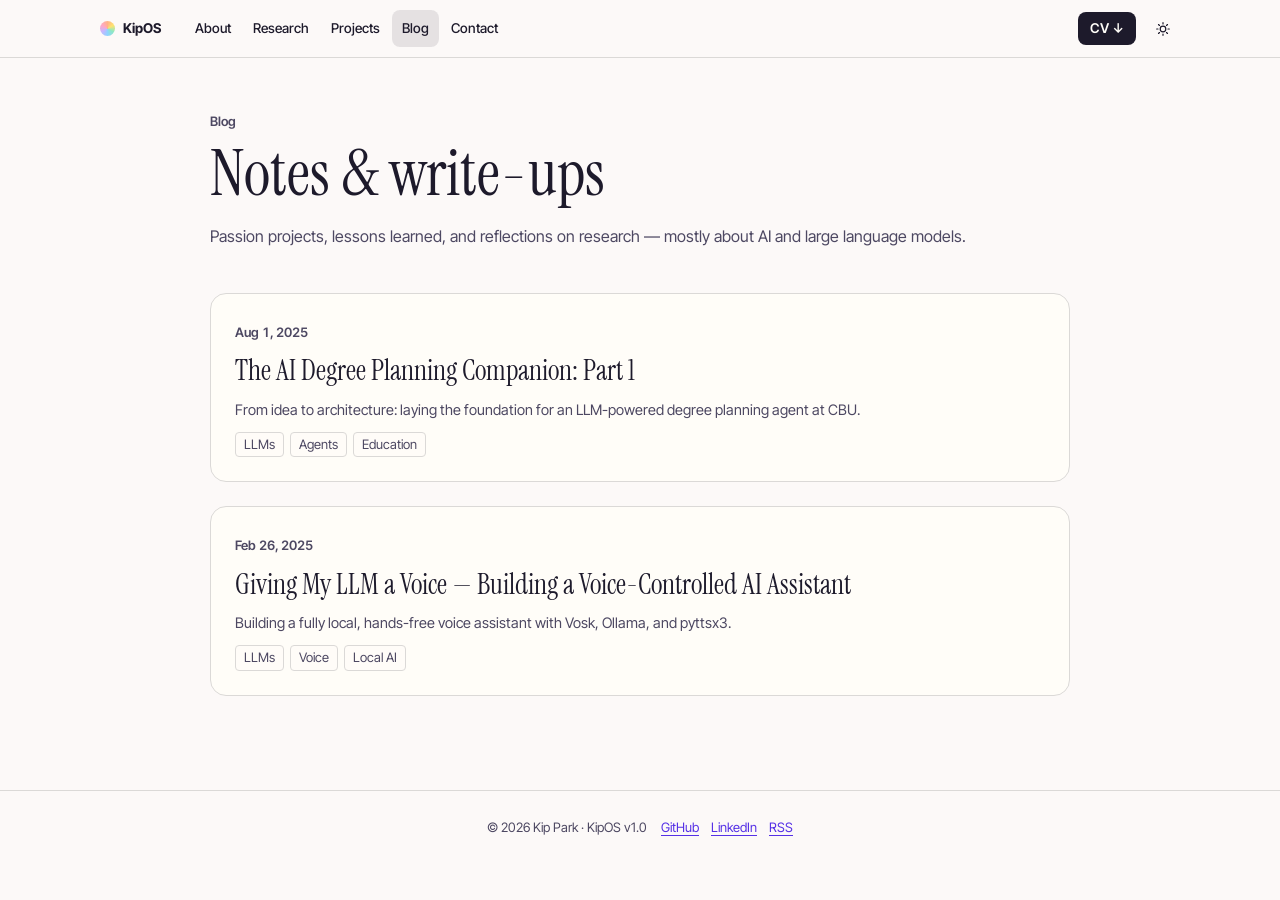
<file: blog/index.html>
<!DOCTYPE html><html lang="en"><head><meta charset="utf-8"><meta name="viewport" content="width=device-width, initial-scale=1"><meta name="theme-color" content="#fff4e6" media="(prefers-color-scheme: light)"><meta name="theme-color" content="#0b0916" media="(prefers-color-scheme: dark)"><title>Blog · Kip Park</title><meta name="description" content="Notes on projects, research, and what I’m learning about AI and large language models."><link rel="canonical" href="https://pungpaak.com/blog/"><link rel="icon" type="image/svg+xml" href="/favicon.svg"><link rel="alternate" type="application/rss+xml" title="Kip Park — Blog" href="/rss.xml"><meta property="og:type" content="website"><meta property="og:title" content="Blog · Kip Park"><meta property="og:description" content="Notes on projects, research, and what I’m learning about AI and large language models."><meta property="og:url" content="https://pungpaak.com/blog/"><meta property="og:image" content="https://pungpaak.com/images/kip.jpg"><meta name="twitter:card" content="summary_large_image"><meta property="og:site_name" content="Kip Park"><link rel="sitemap" href="/sitemap.xml"><script type="application/ld+json">{"@context":"https://schema.org","@type":"Person","name":"Ki-Pung (Kip) Park","alternateName":"Kip Park","url":"https://pungpaak.com","image":"https://pungpaak.com/images/kip.jpg","jobTitle":"AI / ML researcher & engineer","affiliation":{"@type":"CollegeOrUniversity","name":"California Baptist University"},"knowsAbout":["LLM architectures","Vision-language-action models","Physical AI"],"sameAs":["https://github.com/kipung","https://www.linkedin.com/in/kip-park"]}</script><link rel="preconnect" href="https://fonts.googleapis.com"><link rel="preconnect" href="https://fonts.gstatic.com" crossorigin><link href="https://fonts.googleapis.com/css2?family=Instrument+Serif:ital@0;1&family=Inter+Tight:wght@400;500;600;700&family=JetBrains+Mono:wght@400;600&display=swap" rel="stylesheet"><script>
      try {
        const t = localStorage.getItem('theme');
        if (t === 'light' || t === 'dark') document.documentElement.dataset.theme = t;
        if (localStorage.getItem('view') === 'simple') document.documentElement.classList.add('simple');
        document.documentElement.dataset.wall = localStorage.getItem('wall') || 'lens';
      } catch {}
      // First visit of a session on a wide screen: show the login intro (see boot.ts).
      // The timeout is a safety net so the page can never stay hidden behind it.
      try {
        if (location.pathname === '/' && !location.hash && !sessionStorage.getItem('kipos-booted')
          && localStorage.getItem('view') !== 'simple'
          && matchMedia('(min-width: 960px) and (min-height: 620px)').matches
          && !matchMedia('(prefers-reduced-motion: reduce)').matches) {
          document.documentElement.classList.add('booting');
          setTimeout(() => document.documentElement.classList.remove('booting'), 7000);
        }
      } catch {}
    </script><link rel="stylesheet" href="/_astro/Base.WBnoJTiZ.css"></head><body class="page"><a class="skip" href="#main">Skip to content</a><header class="menubar"><a href="/" class="logo" aria-label="Kip Park, home"><span class="logo-orb" aria-hidden="true"></span><b>KipOS</b></a><nav aria-label="Main"><a href="/#about">About</a><a href="/#research">Research</a><a href="/#projects">Projects</a><a href="/blog" aria-current="page">Blog</a><a href="/#contact">Contact</a></nav><div class="tray"><a class="cv-link" href="/files/kip-park-cv.pdf">CV ↓</a><button class="theme" type="button" aria-label="Toggle dark mode" title="Toggle dark mode"><svg viewBox="0 0 24 24" fill="none" stroke="currentColor" stroke-width="1.8" stroke-linecap="round" aria-hidden="true"><circle cx="12" cy="12" r="4.2"></circle><path d="M12 2.5v2M12 19.5v2M2.5 12h2M19.5 12h2M5.3 5.3l1.4 1.4M17.3 17.3l1.4 1.4M5.3 18.7l1.4-1.4M17.3 6.7l1.4-1.4"></path></svg></button><button class="tray-btn" type="button" data-spotlight aria-label="Spotlight search" title="Spotlight"><svg viewBox="0 0 16 16" fill="none" stroke="currentColor" stroke-width="1.6" stroke-linecap="round" aria-hidden="true"><circle cx="7" cy="7" r="4.6"></circle><path d="M10.6 10.6 14 14"></path></svg></button><span class="tray-ic" aria-hidden="true"><svg viewBox="0 0 18 14" fill="none" stroke="currentColor" stroke-width="1.7" stroke-linecap="round"><path d="M1.6 4.6a10.6 10.6 0 0 1 14.8 0"></path><path d="M4.3 7.6a6.7 6.7 0 0 1 9.4 0"></path><path d="M6.9 10.4a3 3 0 0 1 4.2 0"></path><circle cx="9" cy="12.5" r=".9" fill="currentColor" stroke="none"></circle></svg></span><span class="tray-ic tray-batt" aria-hidden="true"><svg viewBox="0 0 27 13" fill="none" stroke="currentColor" stroke-width="1.3"><rect x=".8" y=".8" width="22.4" height="11.4" rx="3.4"></rect><path d="M25.6 4.9v3.2" stroke-width="2" stroke-linecap="round" opacity=".45"></path><rect x="2.8" y="2.8" width="13.5" height="7.4" rx="2" fill="currentColor" stroke="none"></rect></svg></span><time class="clock" aria-hidden="true"></time></div></header><main id="main"><section class="wrap head"><p class="eyebrow">Blog</p><h1>Notes &amp; write-ups</h1><p class="muted">Passion projects, lessons learned, and reflections on research — mostly about AI and large language models.</p></section><section class="wrap grid"><a class="post-card" href="/blog/ai-degree-planning-companion-part-1"><div class="body"><time datetime="2025-08-01T00:00:00.000Z" class="eyebrow">Aug 1, 2025</time><h2 class="post-title">The AI Degree Planning Companion: Part 1</h2><p>From idea to architecture: laying the foundation for an LLM-powered degree planning agent at CBU.</p><p class="tags"><span class="tag">LLMs</span><span class="tag">Agents</span><span class="tag">Education</span></p></div></a><a class="post-card" href="/blog/giving-my-llm-a-voice"><div class="body"><time datetime="2025-02-26T00:00:00.000Z" class="eyebrow">Feb 26, 2025</time><h2 class="post-title">Giving My LLM a Voice — Building a Voice-Controlled AI Assistant</h2><p>Building a fully local, hands-free voice assistant with Vosk, Ollama, and pyttsx3.</p><p class="tags"><span class="tag">LLMs</span><span class="tag">Voice</span><span class="tag">Local AI</span></p></div></a></section></main><footer class="site-footer"><div class="foot"><span>© 2026 Kip Park · KipOS v1.0</span><span class="foot-links"><a href="https://github.com/kipung" rel="me">GitHub</a><a href="https://www.linkedin.com/in/kip-park" rel="me">LinkedIn</a><a href="/rss.xml">RSS</a></span></div></footer><script>
      const clock = document.querySelector('.clock');
      const tick = () => { if (clock) clock.textContent = new Date().toLocaleString('en-US', { weekday: 'short', month: 'short', day: 'numeric', hour: 'numeric', minute: '2-digit' }); };
      tick(); setInterval(tick, 30000);
      document.querySelector('[data-spotlight]')?.addEventListener('click', () => {
        window.dispatchEvent(new CustomEvent('kipos-spotlight'));
      });
      if (matchMedia('(prefers-reduced-motion: reduce)').matches) document.querySelectorAll('video[autoplay]').forEach((v) => { v.pause(); v.controls = true; });
      const themeButton = document.querySelector('.theme');
      const scheme = matchMedia('(prefers-color-scheme: dark)');
      const updateThemeButton = () => {
        const dark = (document.documentElement.dataset.theme || (scheme.matches ? 'dark' : 'light')) === 'dark';
        themeButton?.setAttribute('aria-pressed', String(dark));
      };
      updateThemeButton();
      scheme.addEventListener('change', updateThemeButton);
      themeButton?.addEventListener('click', () => {
        const root = document.documentElement;
        const current =
          root.dataset.theme || (matchMedia('(prefers-color-scheme: dark)').matches ? 'dark' : 'light');
        const next = current === 'dark' ? 'light' : 'dark';
        root.dataset.theme = next;
        updateThemeButton();
        try { localStorage.setItem('theme', next); } catch {}
      });
    </script></body></html>
</file>
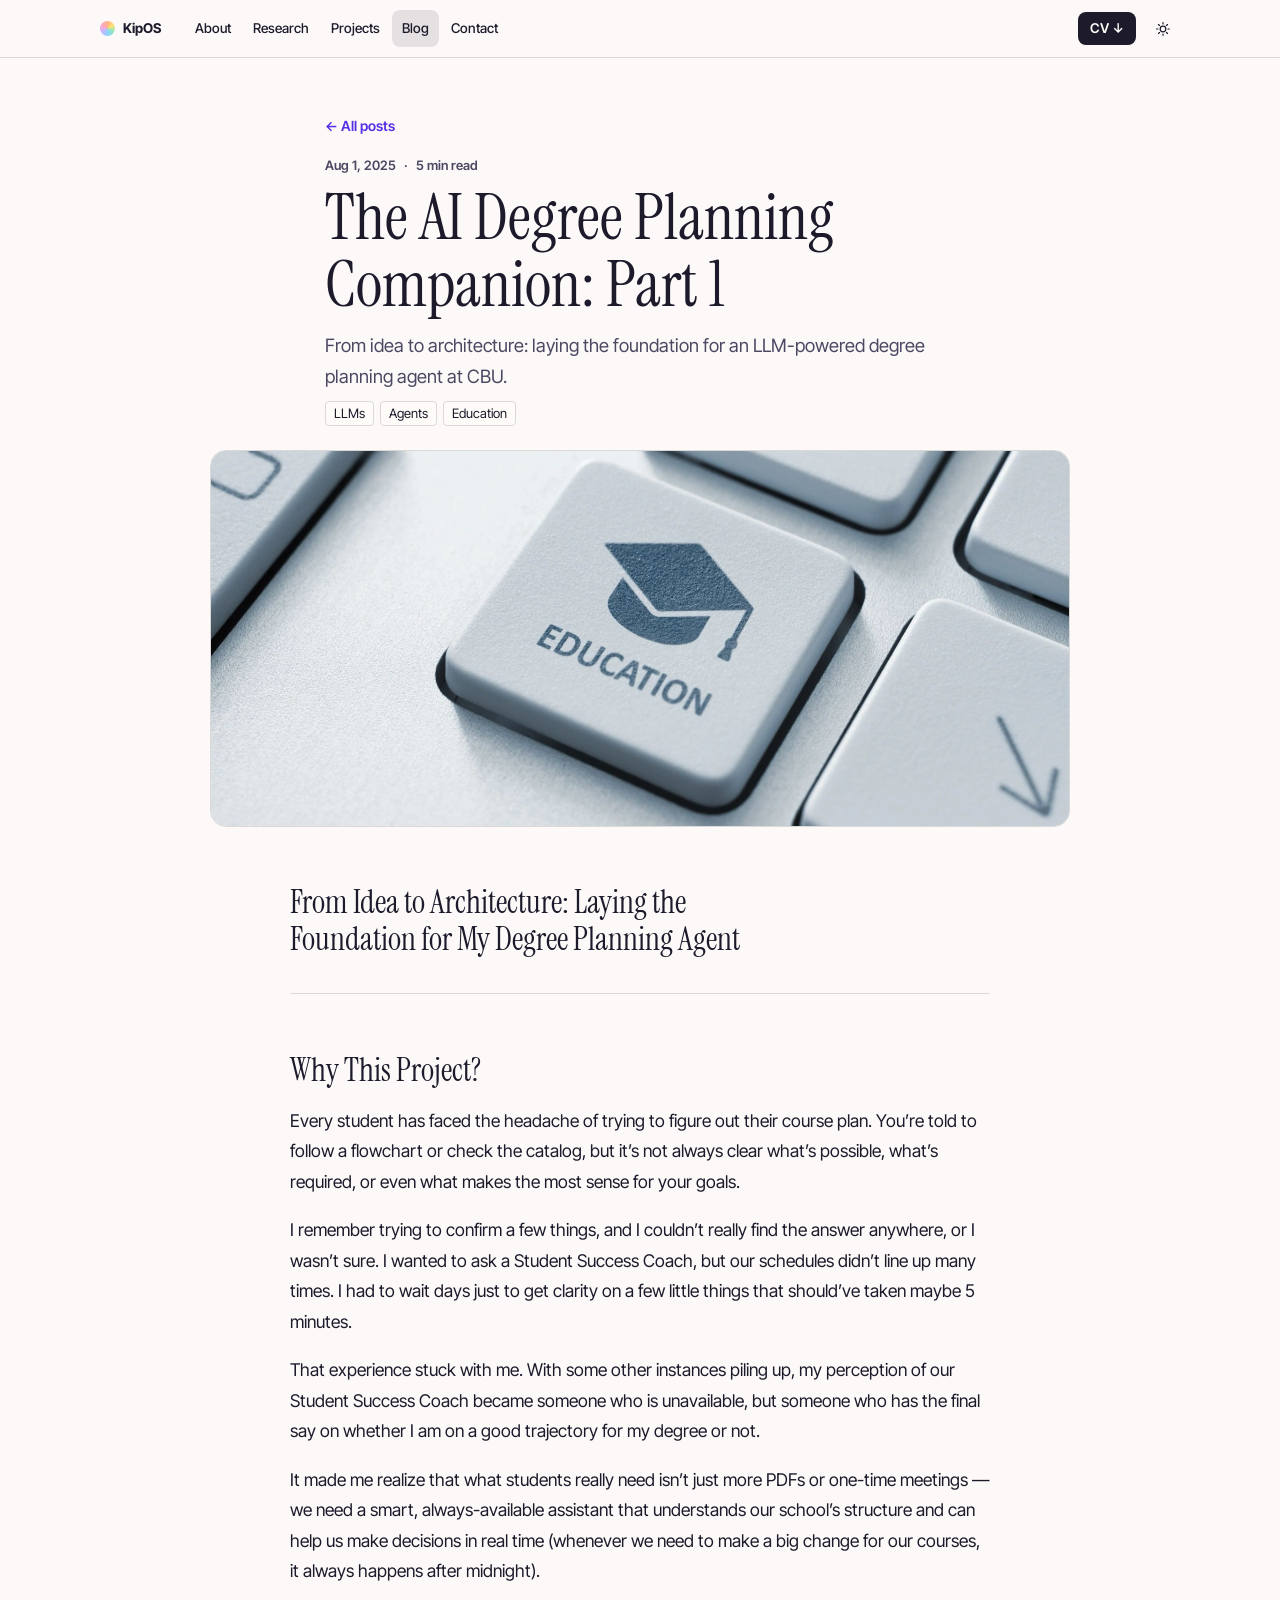
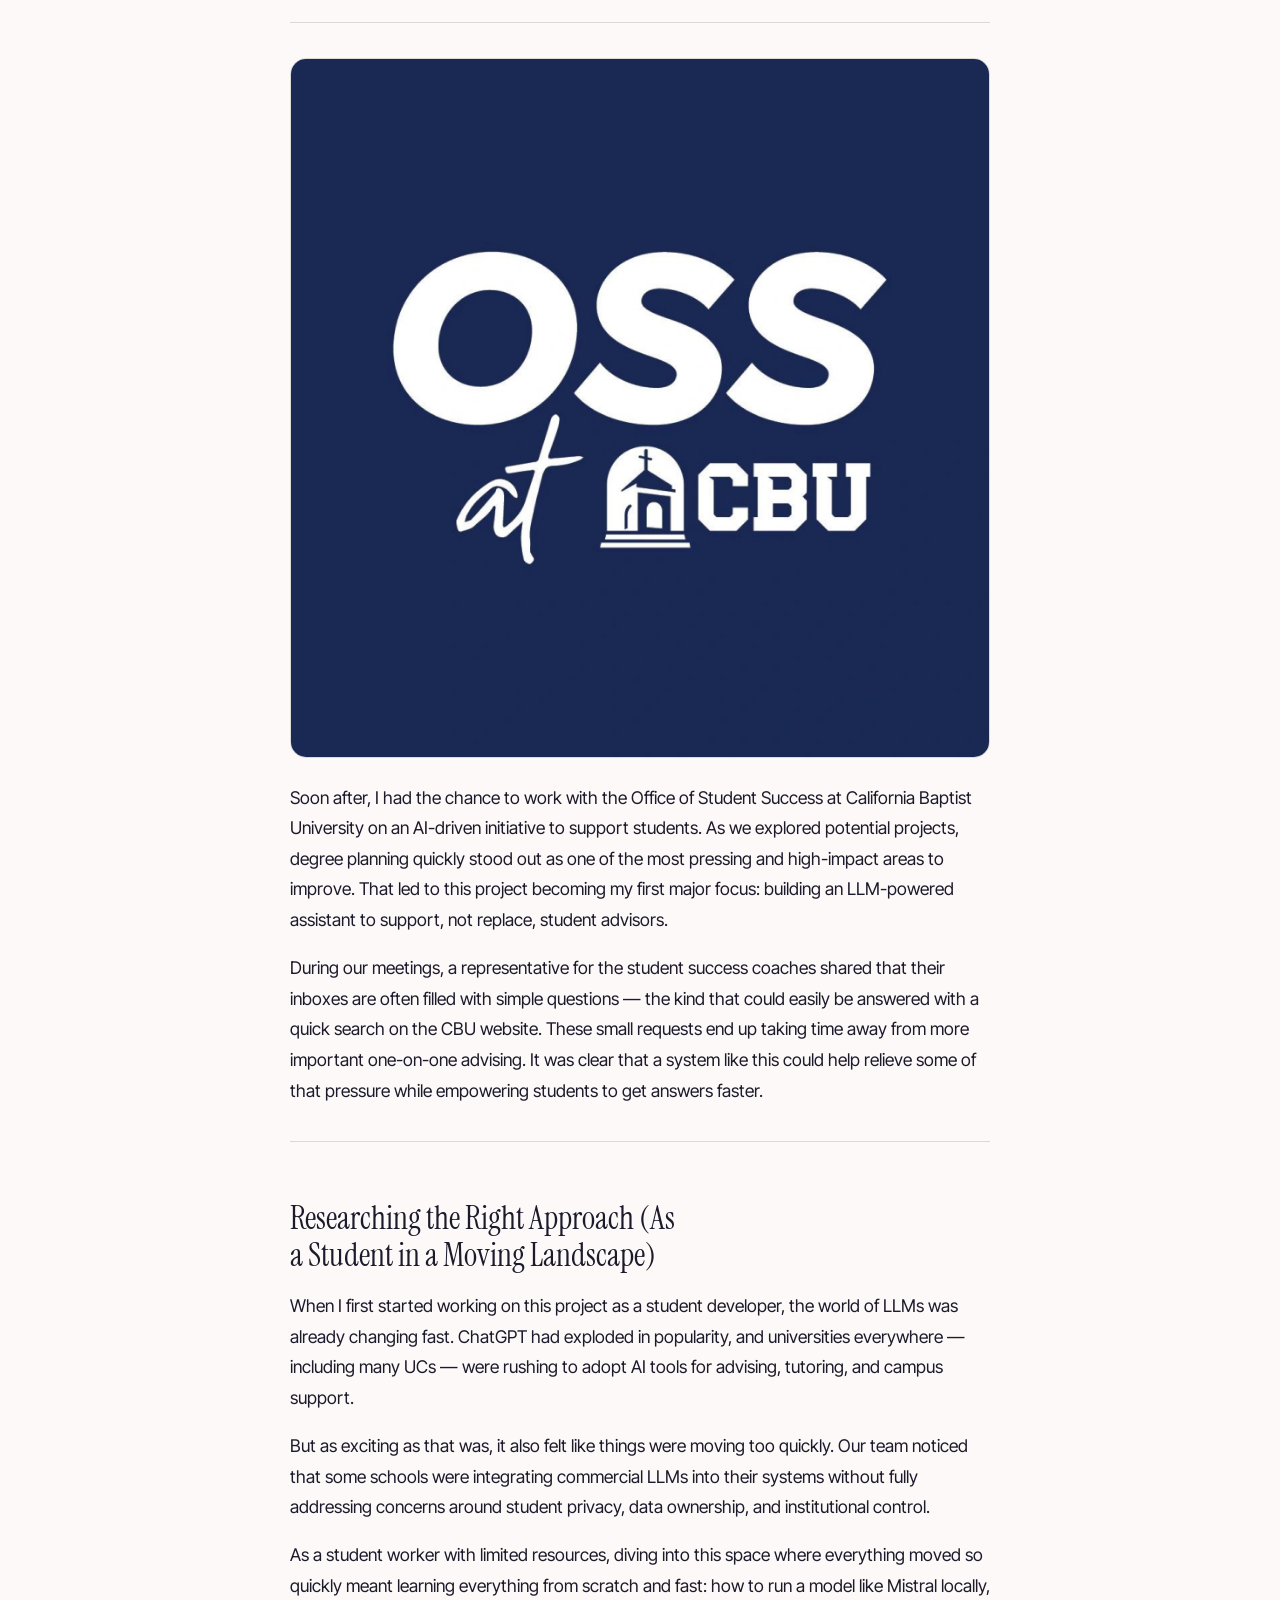
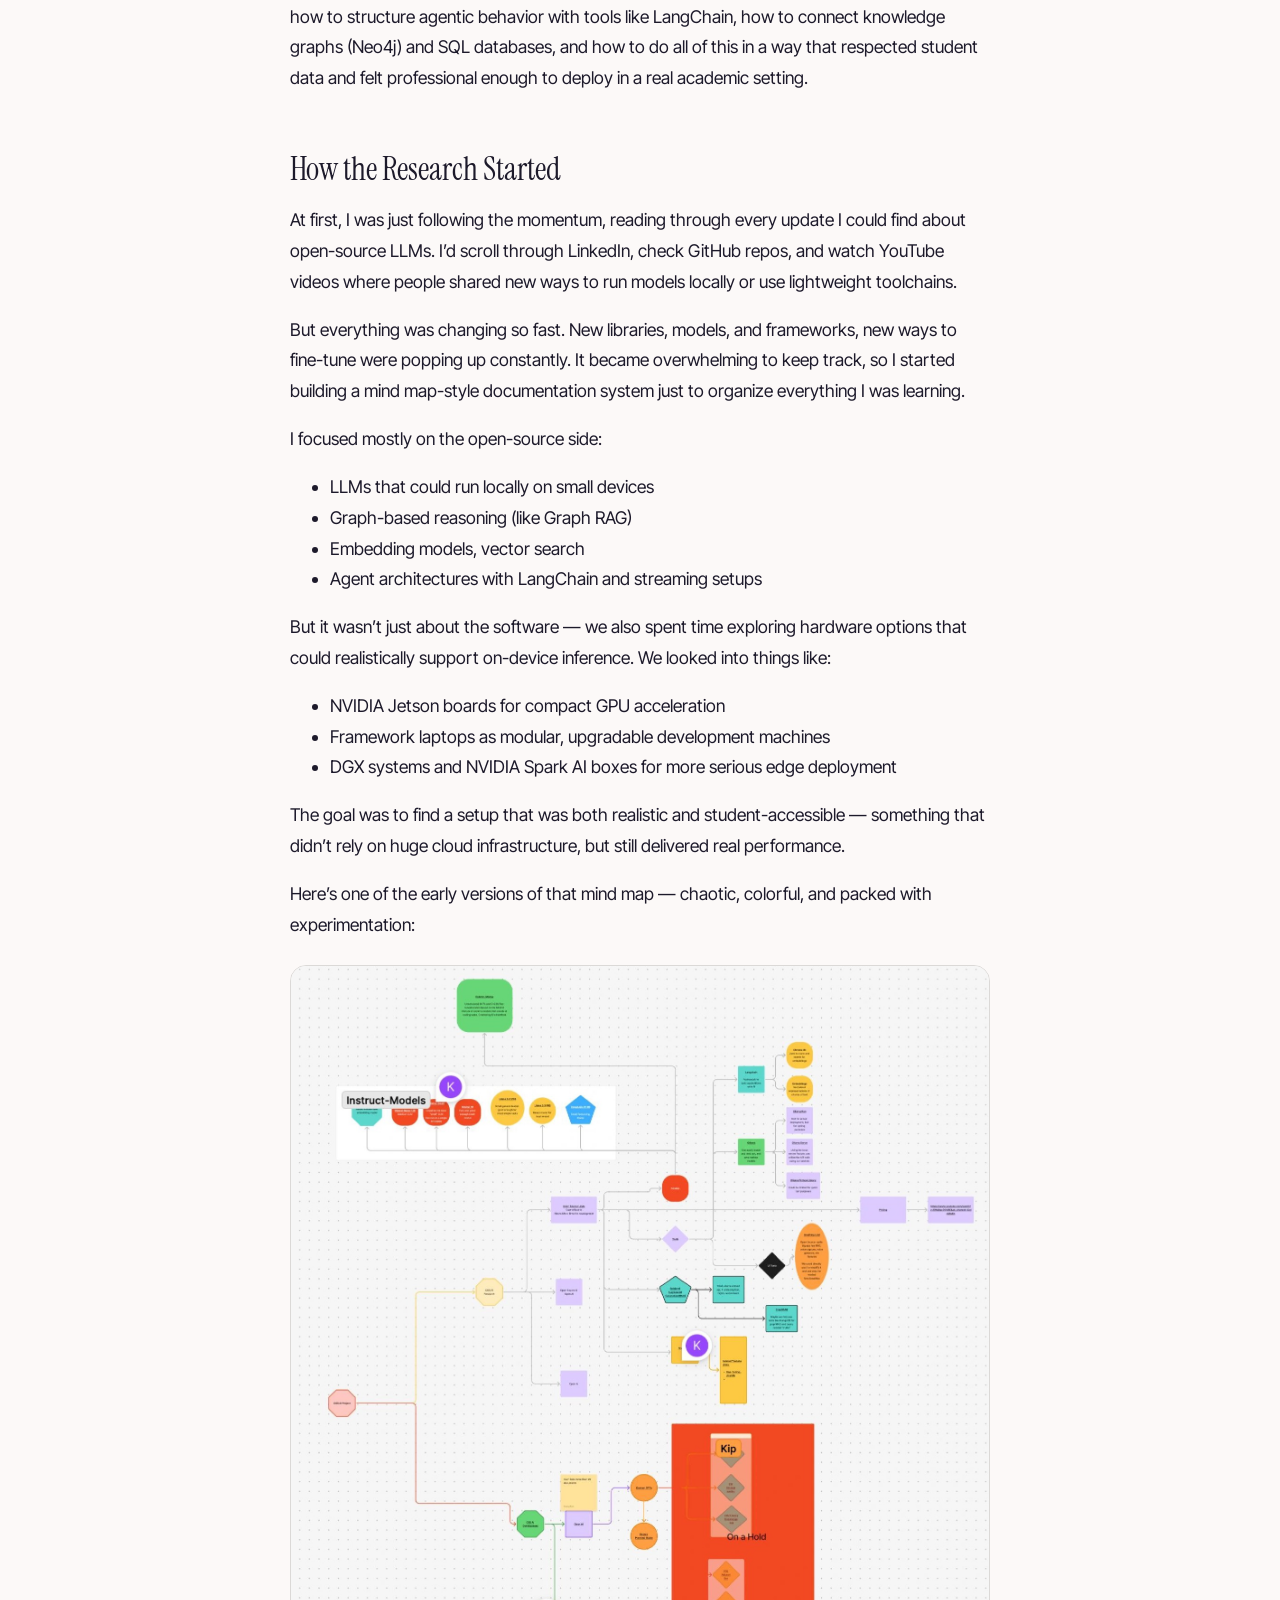
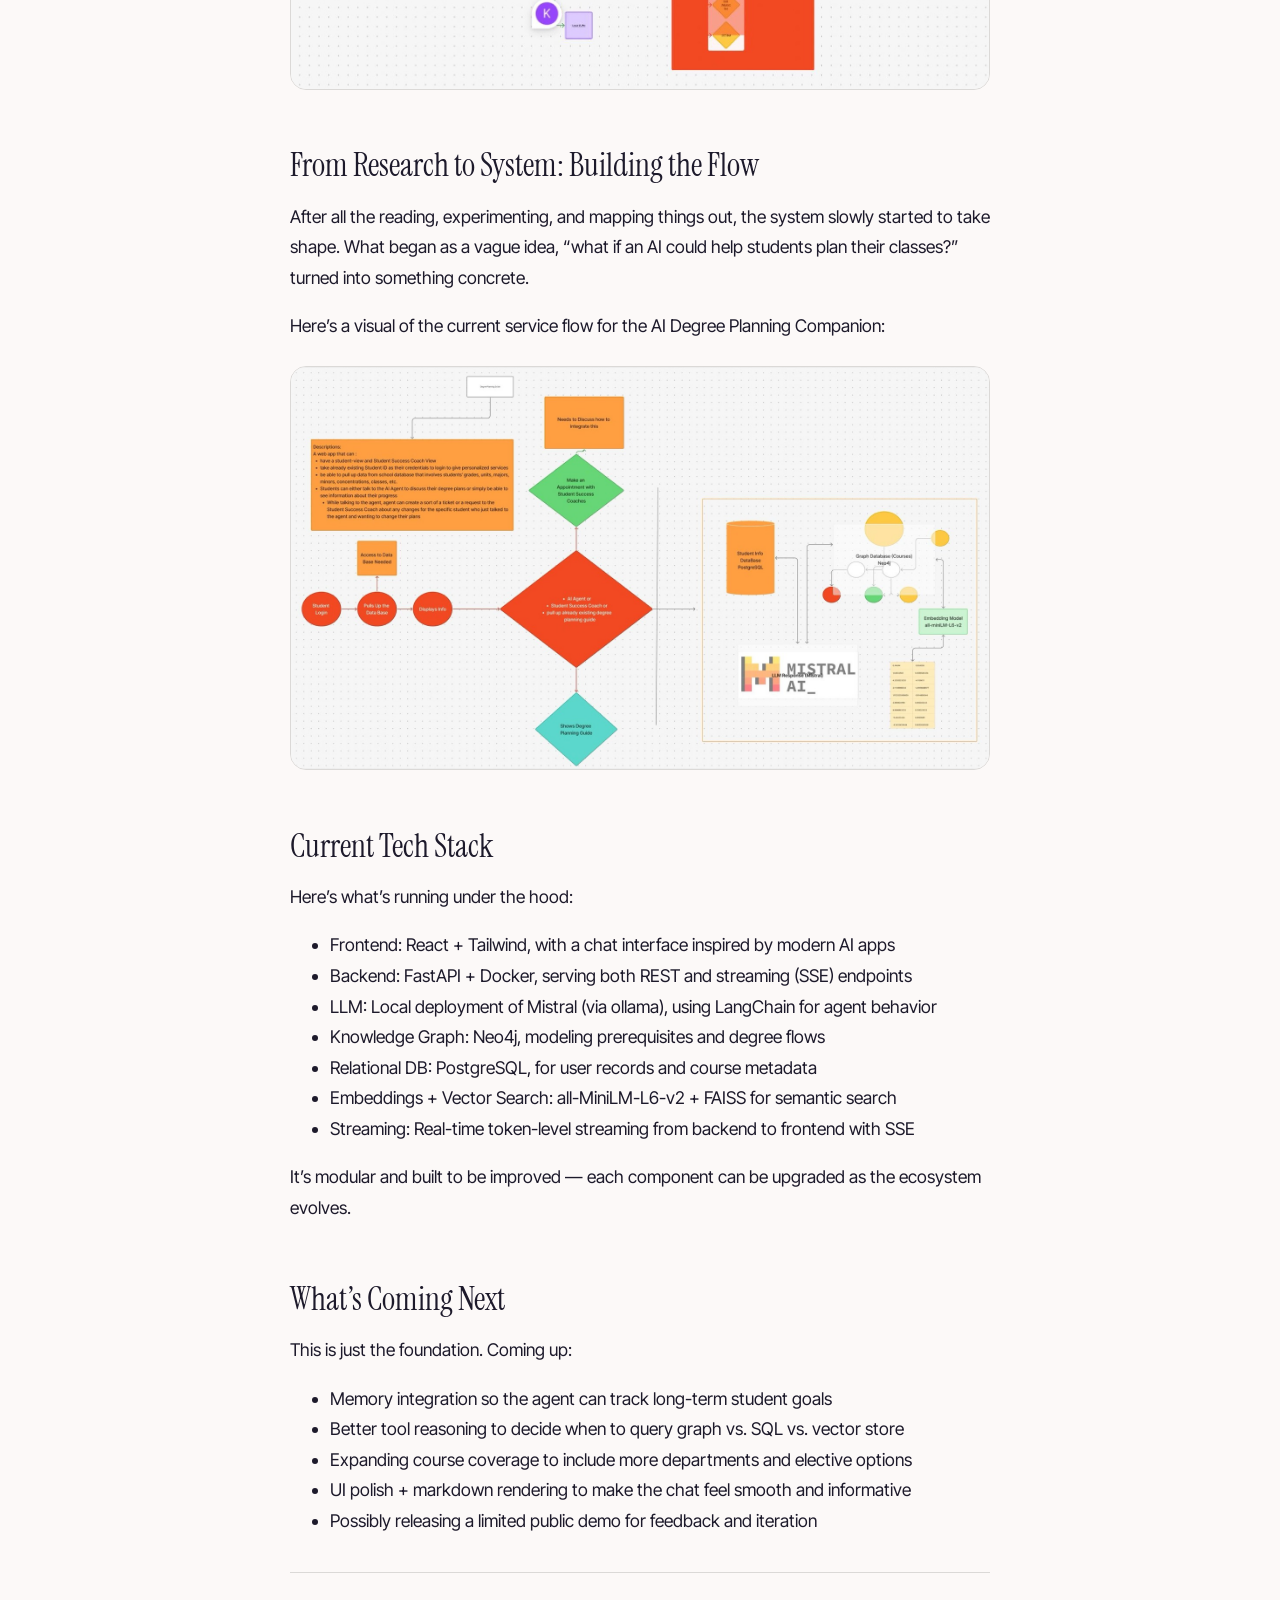
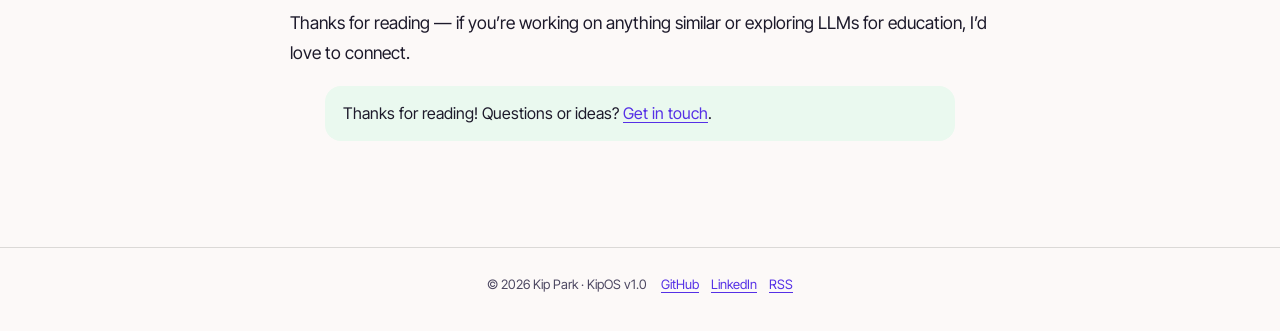
<file: blog/ai-degree-planning-companion-part-1/index.html>
<!DOCTYPE html><html lang="en"><head><meta charset="utf-8"><meta name="viewport" content="width=device-width, initial-scale=1"><meta name="theme-color" content="#fff4e6" media="(prefers-color-scheme: light)"><meta name="theme-color" content="#0b0916" media="(prefers-color-scheme: dark)"><title>The AI Degree Planning Companion: Part 1 · Kip Park</title><meta name="description" content="From idea to architecture: laying the foundation for an LLM-powered degree planning agent at CBU."><link rel="canonical" href="https://pungpaak.com/blog/ai-degree-planning-companion-part-1/"><link rel="icon" type="image/svg+xml" href="/favicon.svg"><link rel="alternate" type="application/rss+xml" title="Kip Park — Blog" href="/rss.xml"><meta property="og:type" content="article"><meta property="article:published_time" content="2025-08-01T00:00:00.000Z"><meta property="og:title" content="The AI Degree Planning Companion: Part 1 · Kip Park"><meta property="og:description" content="From idea to architecture: laying the foundation for an LLM-powered degree planning agent at CBU."><meta property="og:url" content="https://pungpaak.com/blog/ai-degree-planning-companion-part-1/"><meta property="og:image" content="https://pungpaak.com/images/stock-39107.jpg"><meta name="twitter:card" content="summary_large_image"><meta property="og:site_name" content="Kip Park"><link rel="sitemap" href="/sitemap.xml"><script type="application/ld+json">{"@context":"https://schema.org","@type":"BlogPosting","headline":"The AI Degree Planning Companion: Part 1","description":"From idea to architecture: laying the foundation for an LLM-powered degree planning agent at CBU.","image":"https://pungpaak.com/images/stock-39107.jpg","url":"https://pungpaak.com/blog/ai-degree-planning-companion-part-1/","datePublished":"2025-08-01T00:00:00.000Z","author":{"@type":"Person","name":"Ki-Pung (Kip) Park","url":"https://pungpaak.com"}}</script><link rel="preconnect" href="https://fonts.googleapis.com"><link rel="preconnect" href="https://fonts.gstatic.com" crossorigin><link href="https://fonts.googleapis.com/css2?family=Instrument+Serif:ital@0;1&family=Inter+Tight:wght@400;500;600;700&family=JetBrains+Mono:wght@400;600&display=swap" rel="stylesheet"><script>
      try {
        const t = localStorage.getItem('theme');
        if (t === 'light' || t === 'dark') document.documentElement.dataset.theme = t;
        if (localStorage.getItem('view') === 'simple') document.documentElement.classList.add('simple');
        document.documentElement.dataset.wall = localStorage.getItem('wall') || 'lens';
      } catch {}
      // First visit of a session on a wide screen: show the login intro (see boot.ts).
      // The timeout is a safety net so the page can never stay hidden behind it.
      try {
        if (location.pathname === '/' && !location.hash && !sessionStorage.getItem('kipos-booted')
          && localStorage.getItem('view') !== 'simple'
          && matchMedia('(min-width: 960px) and (min-height: 620px)').matches
          && !matchMedia('(prefers-reduced-motion: reduce)').matches) {
          document.documentElement.classList.add('booting');
          setTimeout(() => document.documentElement.classList.remove('booting'), 7000);
        }
      } catch {}
    </script><link rel="stylesheet" href="/_astro/Base.WBnoJTiZ.css"></head><body class="page"><a class="skip" href="#main">Skip to content</a><header class="menubar"><a href="/" class="logo" aria-label="Kip Park, home"><span class="logo-orb" aria-hidden="true"></span><b>KipOS</b></a><nav aria-label="Main"><a href="/#about">About</a><a href="/#research">Research</a><a href="/#projects">Projects</a><a href="/blog" aria-current="page">Blog</a><a href="/#contact">Contact</a></nav><div class="tray"><a class="cv-link" href="/files/kip-park-cv.pdf">CV ↓</a><button class="theme" type="button" aria-label="Toggle dark mode" title="Toggle dark mode"><svg viewBox="0 0 24 24" fill="none" stroke="currentColor" stroke-width="1.8" stroke-linecap="round" aria-hidden="true"><circle cx="12" cy="12" r="4.2"></circle><path d="M12 2.5v2M12 19.5v2M2.5 12h2M19.5 12h2M5.3 5.3l1.4 1.4M17.3 17.3l1.4 1.4M5.3 18.7l1.4-1.4M17.3 6.7l1.4-1.4"></path></svg></button><button class="tray-btn" type="button" data-spotlight aria-label="Spotlight search" title="Spotlight"><svg viewBox="0 0 16 16" fill="none" stroke="currentColor" stroke-width="1.6" stroke-linecap="round" aria-hidden="true"><circle cx="7" cy="7" r="4.6"></circle><path d="M10.6 10.6 14 14"></path></svg></button><span class="tray-ic" aria-hidden="true"><svg viewBox="0 0 18 14" fill="none" stroke="currentColor" stroke-width="1.7" stroke-linecap="round"><path d="M1.6 4.6a10.6 10.6 0 0 1 14.8 0"></path><path d="M4.3 7.6a6.7 6.7 0 0 1 9.4 0"></path><path d="M6.9 10.4a3 3 0 0 1 4.2 0"></path><circle cx="9" cy="12.5" r=".9" fill="currentColor" stroke="none"></circle></svg></span><span class="tray-ic tray-batt" aria-hidden="true"><svg viewBox="0 0 27 13" fill="none" stroke="currentColor" stroke-width="1.3"><rect x=".8" y=".8" width="22.4" height="11.4" rx="3.4"></rect><path d="M25.6 4.9v3.2" stroke-width="2" stroke-linecap="round" opacity=".45"></path><rect x="2.8" y="2.8" width="13.5" height="7.4" rx="2" fill="currentColor" stroke="none"></rect></svg></span><time class="clock" aria-hidden="true"></time></div></header><main id="main"><article class="post"><header class="wrap narrow"><a href="/blog" class="back">← All posts</a><p class="meta eyebrow"><time datetime="2025-08-01T00:00:00.000Z">Aug 1, 2025</time><span aria-hidden="true">·</span><span>5 min read</span></p><h1>The AI Degree Planning Companion: Part 1</h1><p class="desc">From idea to architecture: laying the foundation for an LLM-powered degree planning agent at CBU.</p><p class="tags"><span class="tag">LLMs</span><span class="tag">Agents</span><span class="tag">Education</span></p></header><div class="wrap cover-wrap"><img class="cover" src="/images/stock-39107.jpg" alt="" width="1200" height="525"></div><div class="wrap narrow prose"><h2 id="from-idea-to-architecture-laying-the-foundation-for-my-degree-planning-agent">From Idea to Architecture: Laying the Foundation for My Degree Planning Agent</h2>
<hr>
<h2 id="why-this-project">Why This Project?</h2>
<p>Every student has faced the headache of trying to figure out their course plan. You’re told to follow a flowchart or check the catalog, but it’s not always clear what’s possible, what’s required, or even what makes the most sense for your goals.</p>
<p>I remember trying to confirm a few things, and I couldn’t really find the answer anywhere, or I wasn’t sure. I wanted to ask a Student Success Coach, but our schedules didn’t line up many times. I had to wait days just to get clarity on a few little things that should’ve taken maybe 5 minutes.</p>
<p>That experience stuck with me. With some other instances piling up, my perception of our Student Success Coach became someone who is unavailable, but someone who has the final say on whether I am on a good trajectory for my degree or not.</p>
<p>It made me realize that what students really need isn’t just more PDFs or one-time meetings — we need a smart, always-available assistant that understands our school’s structure and can help us make decisions in real time (whenever we need to make a big change for our courses, it always happens after midnight).</p>
<hr>
<p><img src="/images/cbu-student-success.jpg" alt="CBU Office of Student Success"></p>
<p>Soon after, I had the chance to work with the Office of Student Success at California Baptist University on an AI-driven initiative to support students. As we explored potential projects, degree planning quickly stood out as one of the most pressing and high-impact areas to improve. That led to this project becoming my first major focus: building an LLM-powered assistant to support, not replace, student advisors.</p>
<p>During our meetings, a representative for the student success coaches shared that their inboxes are often filled with simple questions — the kind that could easily be answered with a quick search on the CBU website. These small requests end up taking time away from more important one-on-one advising. It was clear that a system like this could help relieve some of that pressure while empowering students to get answers faster.</p>
<hr>
<h2 id="researching-the-right-approach-as-a-student-in-a-moving-landscape">Researching the Right Approach (As a Student in a Moving Landscape)</h2>
<p>When I first started working on this project as a student developer, the world of LLMs was already changing fast. ChatGPT had exploded in popularity, and universities everywhere — including many UCs — were rushing to adopt AI tools for advising, tutoring, and campus support.</p>
<p>But as exciting as that was, it also felt like things were moving too quickly. Our team noticed that some schools were integrating commercial LLMs into their systems without fully addressing concerns around student privacy, data ownership, and institutional control.</p>
<p>As a student worker with limited resources, diving into this space where everything moved so quickly meant learning everything from scratch and fast: how to run a model like Mistral locally, how to structure agentic behavior with tools like LangChain, how to connect knowledge graphs (Neo4j) and SQL databases, and how to do all of this in a way that respected student data and felt professional enough to deploy in a real academic setting.</p>
<h2 id="how-the-research-started">How the Research Started</h2>
<p>At first, I was just following the momentum, reading through every update I could find about open-source LLMs. I’d scroll through LinkedIn, check GitHub repos, and watch YouTube videos where people shared new ways to run models locally or use lightweight toolchains.</p>
<p>But everything was changing so fast. New libraries, models, and frameworks, new ways to fine-tune were popping up constantly. It became overwhelming to keep track, so I started building a mind map-style documentation system just to organize everything I was learning.</p>
<p>I focused mostly on the open-source side:</p>
<ul>
<li>LLMs that could run locally on small devices</li>
<li>Graph-based reasoning (like Graph RAG)</li>
<li>Embedding models, vector search</li>
<li>Agent architectures with LangChain and streaming setups</li>
</ul>
<p>But it wasn’t just about the software — we also spent time exploring hardware options that could realistically support on-device inference. We looked into things like:</p>
<ul>
<li>NVIDIA Jetson boards for compact GPU acceleration</li>
<li>Framework laptops as modular, upgradable development machines</li>
<li>DGX systems and NVIDIA Spark AI boxes for more serious edge deployment</li>
</ul>
<p>The goal was to find a setup that was both realistic and student-accessible — something that didn’t rely on huge cloud infrastructure, but still delivered real performance.</p>
<p>Here’s one of the early versions of that mind map — chaotic, colorful, and packed with experimentation:</p>
<p><img src="/images/SCR-20250731-tivc.jpg" alt="Early research mind map"></p>
<h2 id="from-research-to-system-building-the-flow">From Research to System: Building the Flow</h2>
<p>After all the reading, experimenting, and mapping things out, the system slowly started to take shape. What began as a vague idea, “what if an AI could help students plan their classes?” turned into something concrete.</p>
<p>Here’s a visual of the current service flow for the AI Degree Planning Companion:</p>
<p><img src="/images/SCR-20250731-tovg.jpg" alt="Service flow: a student logs in, the app pulls their records from the school database and shows their progress, then the student either chats with the AI agent, books an appointment with a Student Success Coach, or opens an existing degree planning guide. Behind the agent, Mistral answers using a PostgreSQL student database, a Neo4j course graph, and all-MiniLM-L6-v2 embeddings"></p>
<h2 id="current-tech-stack">Current Tech Stack</h2>
<p>Here’s what’s running under the hood:</p>
<ul>
<li>Frontend: React + Tailwind, with a chat interface inspired by modern AI apps</li>
<li>Backend: FastAPI + Docker, serving both REST and streaming (SSE) endpoints</li>
<li>LLM: Local deployment of Mistral (via ollama), using LangChain for agent behavior</li>
<li>Knowledge Graph: Neo4j, modeling prerequisites and degree flows</li>
<li>Relational DB: PostgreSQL, for user records and course metadata</li>
<li>Embeddings + Vector Search: all-MiniLM-L6-v2 + FAISS for semantic search</li>
<li>Streaming: Real-time token-level streaming from backend to frontend with SSE</li>
</ul>
<p>It’s modular and built to be improved — each component can be upgraded as the ecosystem evolves.</p>
<h2 id="whats-coming-next">What’s Coming Next</h2>
<p>This is just the foundation. Coming up:</p>
<ul>
<li>Memory integration so the agent can track long-term student goals</li>
<li>Better tool reasoning to decide when to query graph vs. SQL vs. vector store</li>
<li>Expanding course coverage to include more departments and elective options</li>
<li>UI polish + markdown rendering to make the chat feel smooth and informative</li>
<li>Possibly releasing a limited public demo for feedback and iteration</li>
</ul>
<hr>
<p>Thanks for reading — if you’re working on anything similar or exploring LLMs for education, I’d love to connect.</p>
</div><footer class="wrap narrow end"><p>Thanks for reading! Questions or ideas? <a href="/#contact">Get in touch</a>.</p></footer></article></main><footer class="site-footer"><div class="foot"><span>© 2026 Kip Park · KipOS v1.0</span><span class="foot-links"><a href="https://github.com/kipung" rel="me">GitHub</a><a href="https://www.linkedin.com/in/kip-park" rel="me">LinkedIn</a><a href="/rss.xml">RSS</a></span></div></footer><script>
      const clock = document.querySelector('.clock');
      const tick = () => { if (clock) clock.textContent = new Date().toLocaleString('en-US', { weekday: 'short', month: 'short', day: 'numeric', hour: 'numeric', minute: '2-digit' }); };
      tick(); setInterval(tick, 30000);
      document.querySelector('[data-spotlight]')?.addEventListener('click', () => {
        window.dispatchEvent(new CustomEvent('kipos-spotlight'));
      });
      if (matchMedia('(prefers-reduced-motion: reduce)').matches) document.querySelectorAll('video[autoplay]').forEach((v) => { v.pause(); v.controls = true; });
      const themeButton = document.querySelector('.theme');
      const scheme = matchMedia('(prefers-color-scheme: dark)');
      const updateThemeButton = () => {
        const dark = (document.documentElement.dataset.theme || (scheme.matches ? 'dark' : 'light')) === 'dark';
        themeButton?.setAttribute('aria-pressed', String(dark));
      };
      updateThemeButton();
      scheme.addEventListener('change', updateThemeButton);
      themeButton?.addEventListener('click', () => {
        const root = document.documentElement;
        const current =
          root.dataset.theme || (matchMedia('(prefers-color-scheme: dark)').matches ? 'dark' : 'light');
        const next = current === 'dark' ? 'light' : 'dark';
        root.dataset.theme = next;
        updateThemeButton();
        try { localStorage.setItem('theme', next); } catch {}
      });
    </script></body></html>
</file>
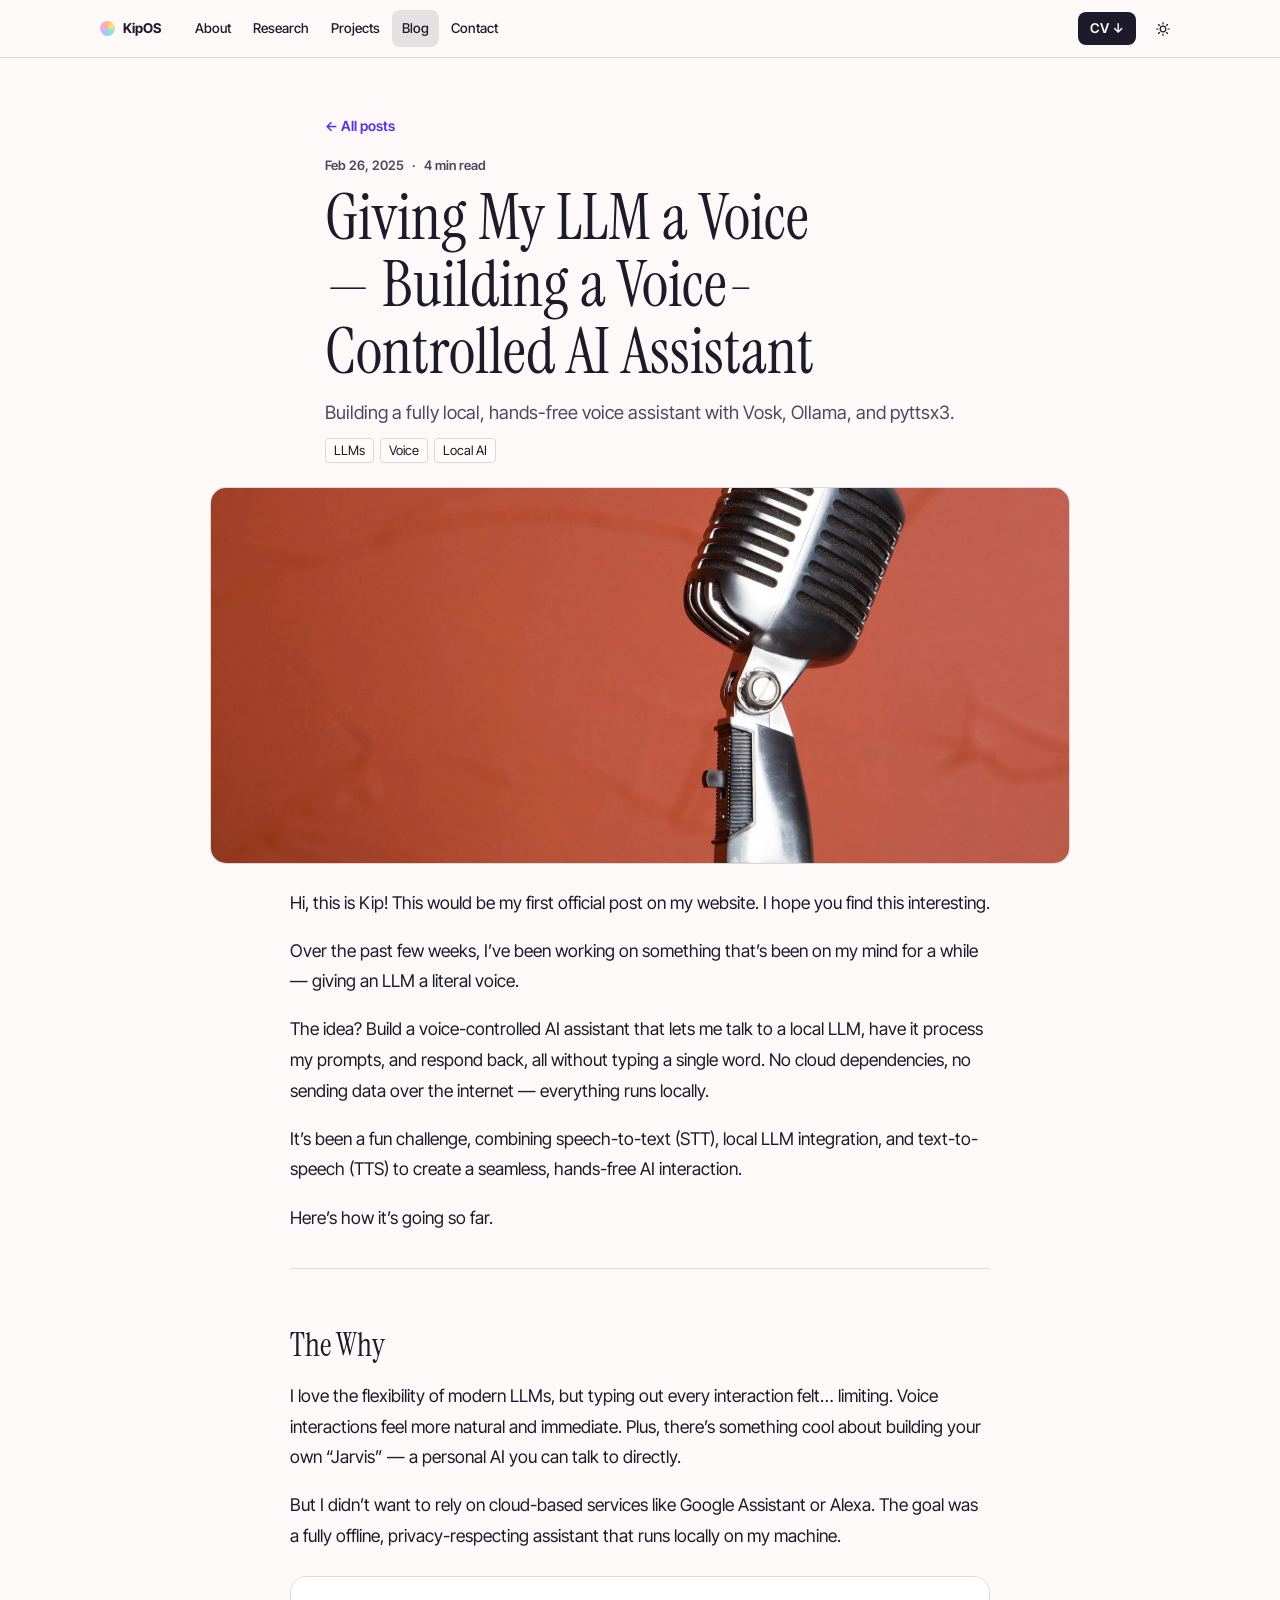
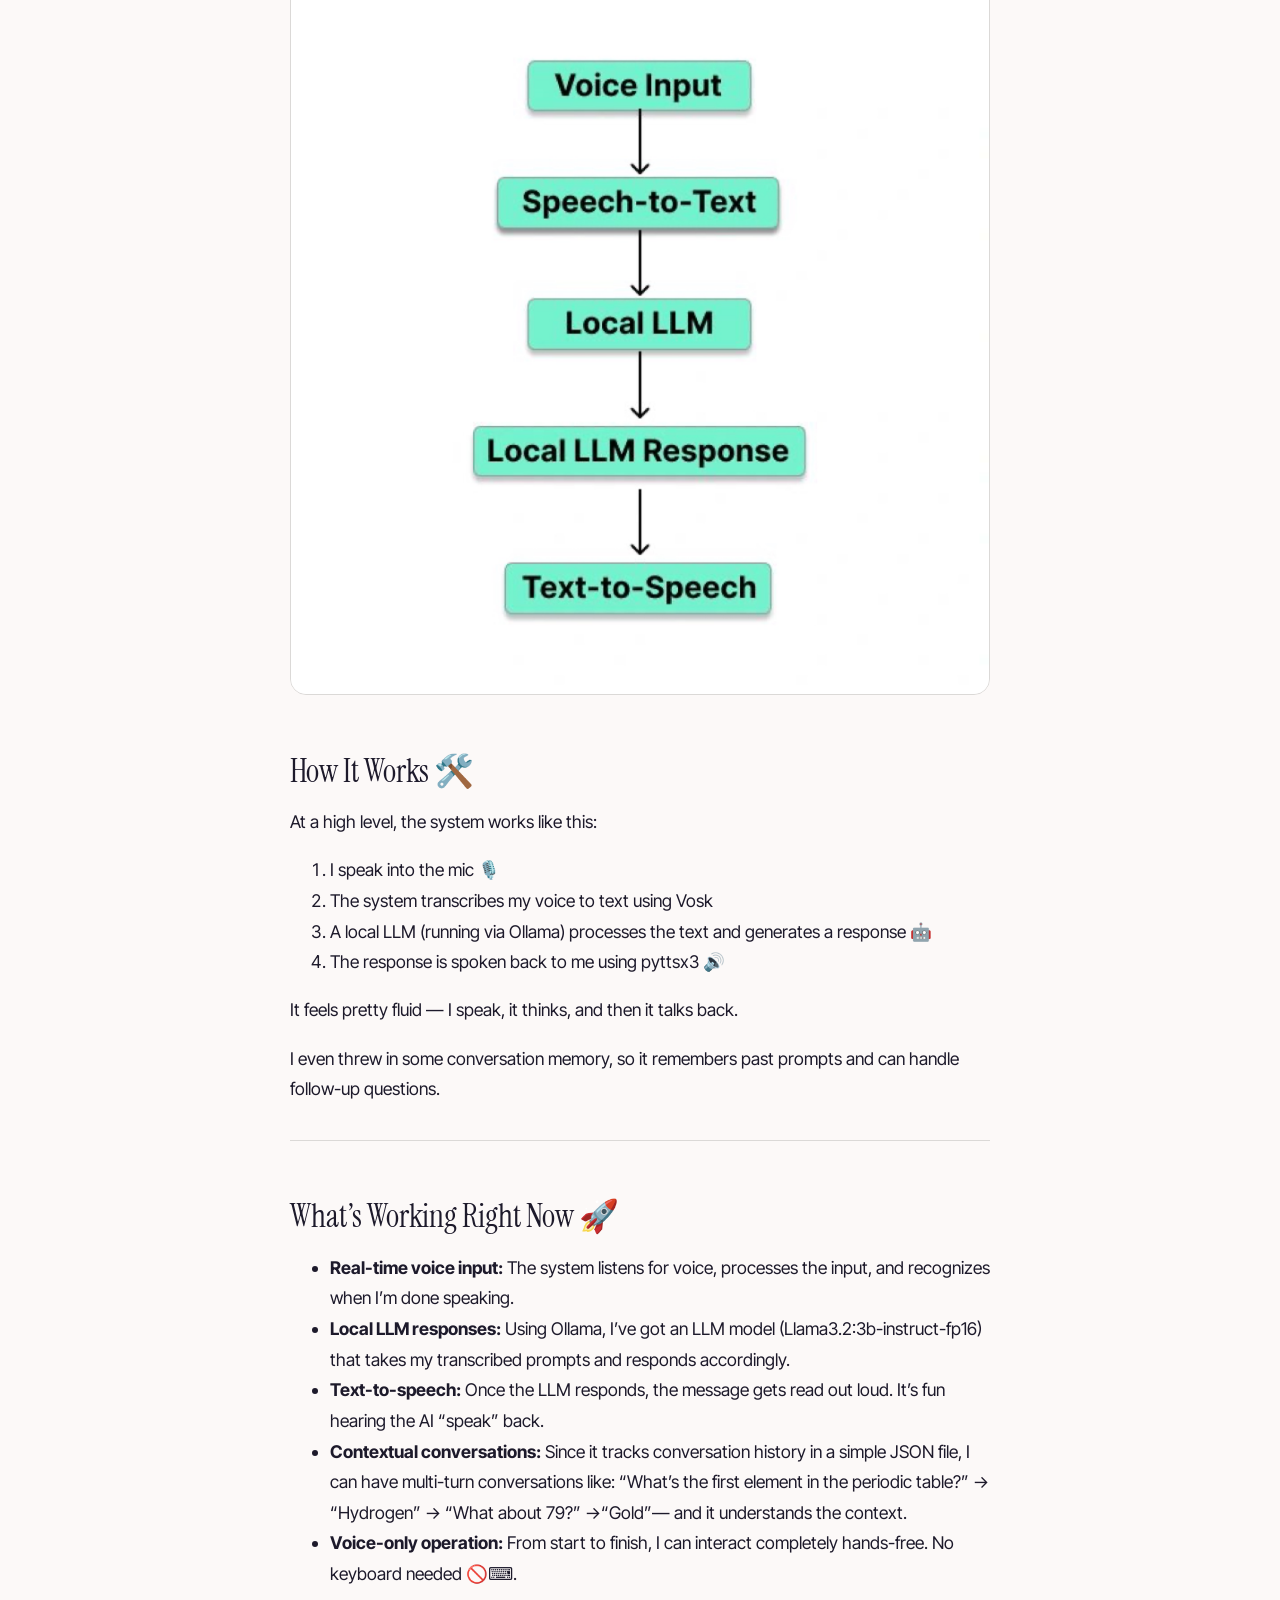
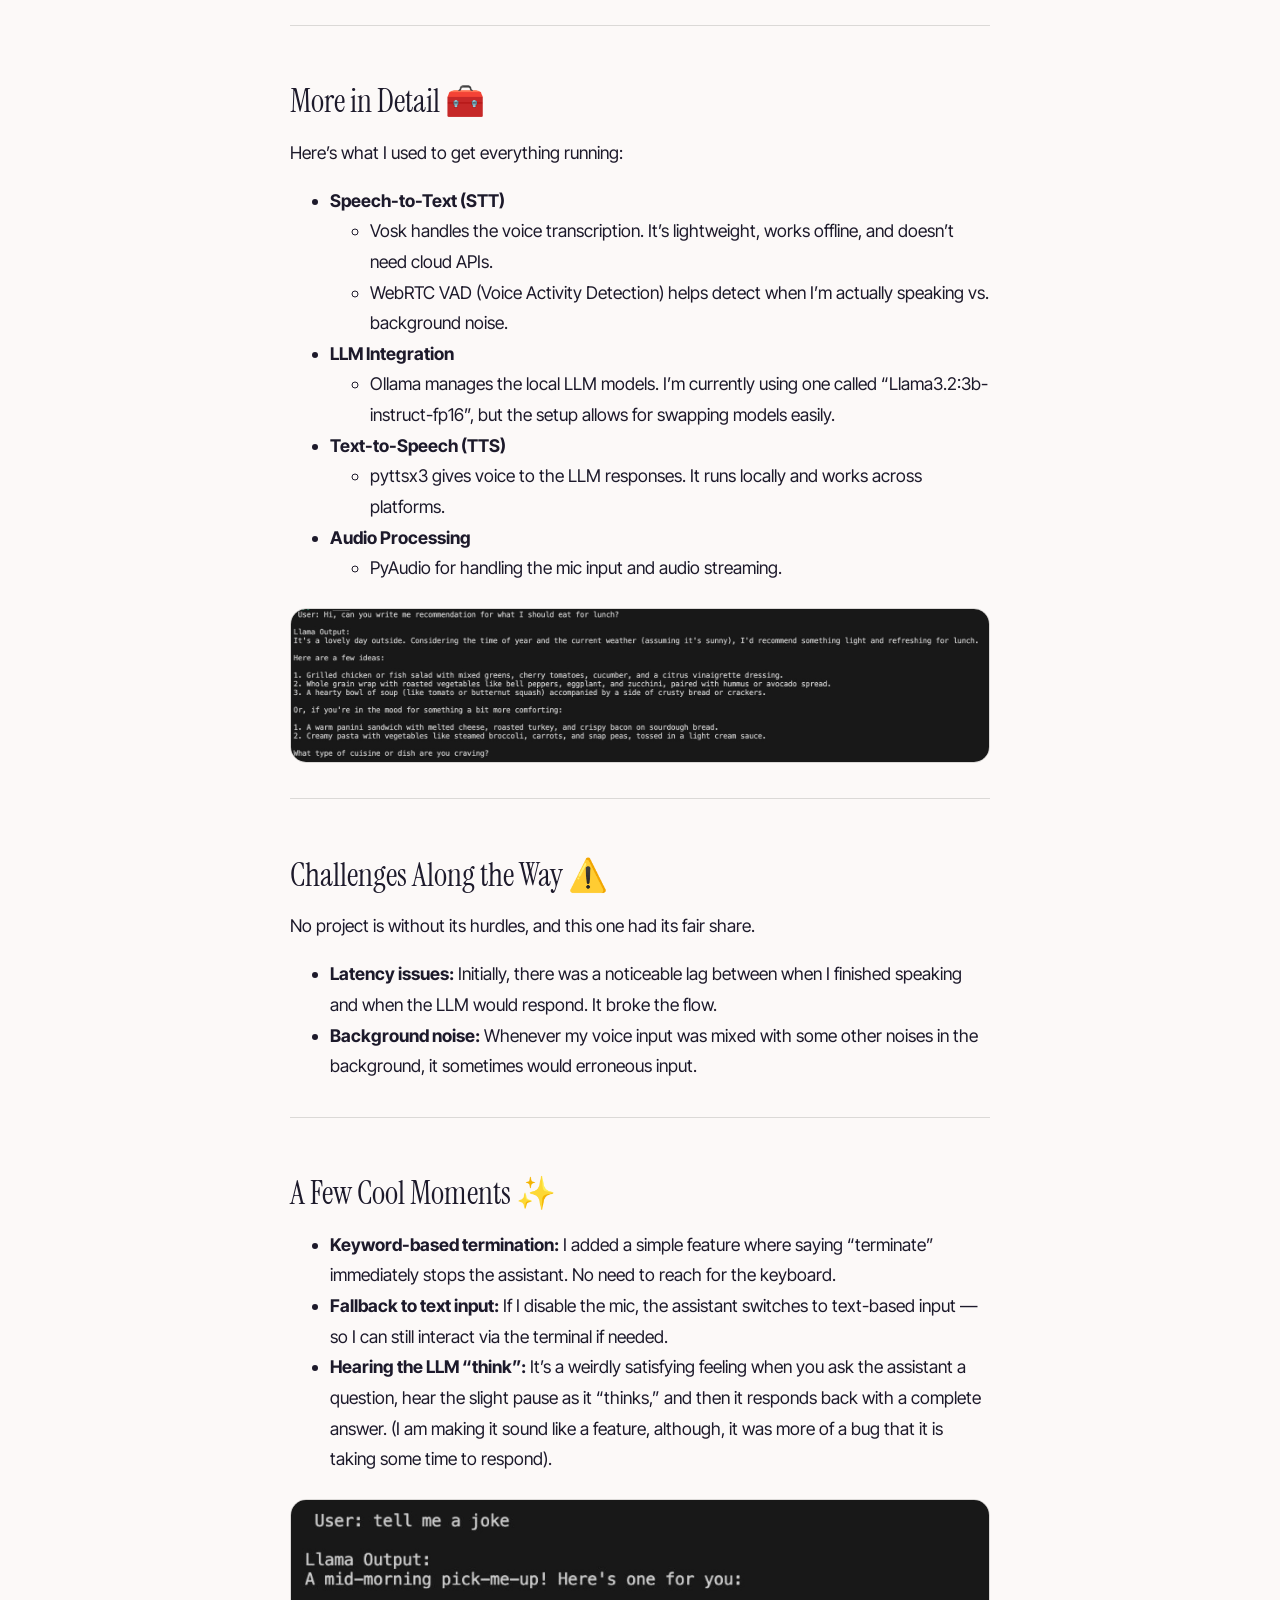
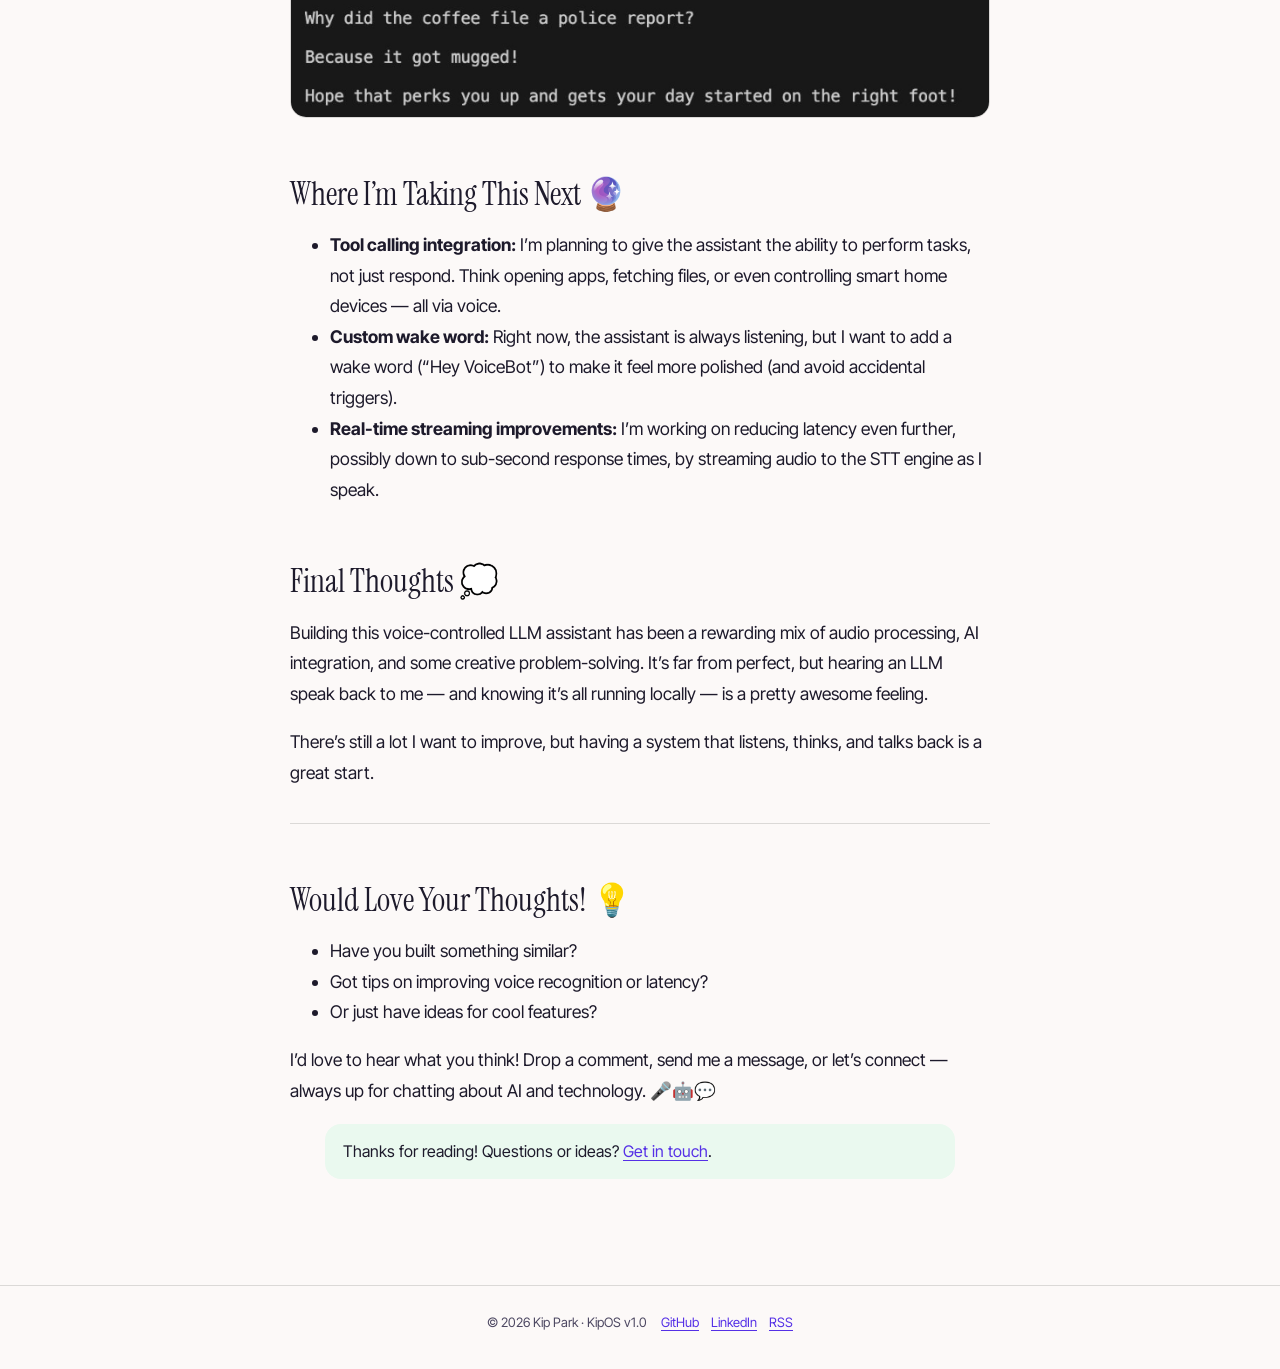
<file: blog/giving-my-llm-a-voice/index.html>
<!DOCTYPE html><html lang="en"><head><meta charset="utf-8"><meta name="viewport" content="width=device-width, initial-scale=1"><meta name="theme-color" content="#fff4e6" media="(prefers-color-scheme: light)"><meta name="theme-color" content="#0b0916" media="(prefers-color-scheme: dark)"><title>Giving My LLM a Voice — Building a Voice-Controlled AI Assistant · Kip Park</title><meta name="description" content="Building a fully local, hands-free voice assistant with Vosk, Ollama, and pyttsx3."><link rel="canonical" href="https://pungpaak.com/blog/giving-my-llm-a-voice/"><link rel="icon" type="image/svg+xml" href="/favicon.svg"><link rel="alternate" type="application/rss+xml" title="Kip Park — Blog" href="/rss.xml"><meta property="og:type" content="article"><meta property="article:published_time" content="2025-02-26T00:00:00.000Z"><meta property="og:title" content="Giving My LLM a Voice — Building a Voice-Controlled AI Assistant · Kip Park"><meta property="og:description" content="Building a fully local, hands-free voice assistant with Vosk, Ollama, and pyttsx3."><meta property="og:url" content="https://pungpaak.com/blog/giving-my-llm-a-voice/"><meta property="og:image" content="https://pungpaak.com/images/stock-108555.jpg"><meta name="twitter:card" content="summary_large_image"><meta property="og:site_name" content="Kip Park"><link rel="sitemap" href="/sitemap.xml"><script type="application/ld+json">{"@context":"https://schema.org","@type":"BlogPosting","headline":"Giving My LLM a Voice — Building a Voice-Controlled AI Assistant","description":"Building a fully local, hands-free voice assistant with Vosk, Ollama, and pyttsx3.","image":"https://pungpaak.com/images/stock-108555.jpg","url":"https://pungpaak.com/blog/giving-my-llm-a-voice/","datePublished":"2025-02-26T00:00:00.000Z","author":{"@type":"Person","name":"Ki-Pung (Kip) Park","url":"https://pungpaak.com"}}</script><link rel="preconnect" href="https://fonts.googleapis.com"><link rel="preconnect" href="https://fonts.gstatic.com" crossorigin><link href="https://fonts.googleapis.com/css2?family=Instrument+Serif:ital@0;1&family=Inter+Tight:wght@400;500;600;700&family=JetBrains+Mono:wght@400;600&display=swap" rel="stylesheet"><script>
      try {
        const t = localStorage.getItem('theme');
        if (t === 'light' || t === 'dark') document.documentElement.dataset.theme = t;
        if (localStorage.getItem('view') === 'simple') document.documentElement.classList.add('simple');
        document.documentElement.dataset.wall = localStorage.getItem('wall') || 'lens';
      } catch {}
      // First visit of a session on a wide screen: show the login intro (see boot.ts).
      // The timeout is a safety net so the page can never stay hidden behind it.
      try {
        if (location.pathname === '/' && !location.hash && !sessionStorage.getItem('kipos-booted')
          && localStorage.getItem('view') !== 'simple'
          && matchMedia('(min-width: 960px) and (min-height: 620px)').matches
          && !matchMedia('(prefers-reduced-motion: reduce)').matches) {
          document.documentElement.classList.add('booting');
          setTimeout(() => document.documentElement.classList.remove('booting'), 7000);
        }
      } catch {}
    </script><link rel="stylesheet" href="/_astro/Base.WBnoJTiZ.css"></head><body class="page"><a class="skip" href="#main">Skip to content</a><header class="menubar"><a href="/" class="logo" aria-label="Kip Park, home"><span class="logo-orb" aria-hidden="true"></span><b>KipOS</b></a><nav aria-label="Main"><a href="/#about">About</a><a href="/#research">Research</a><a href="/#projects">Projects</a><a href="/blog" aria-current="page">Blog</a><a href="/#contact">Contact</a></nav><div class="tray"><a class="cv-link" href="/files/kip-park-cv.pdf">CV ↓</a><button class="theme" type="button" aria-label="Toggle dark mode" title="Toggle dark mode"><svg viewBox="0 0 24 24" fill="none" stroke="currentColor" stroke-width="1.8" stroke-linecap="round" aria-hidden="true"><circle cx="12" cy="12" r="4.2"></circle><path d="M12 2.5v2M12 19.5v2M2.5 12h2M19.5 12h2M5.3 5.3l1.4 1.4M17.3 17.3l1.4 1.4M5.3 18.7l1.4-1.4M17.3 6.7l1.4-1.4"></path></svg></button><button class="tray-btn" type="button" data-spotlight aria-label="Spotlight search" title="Spotlight"><svg viewBox="0 0 16 16" fill="none" stroke="currentColor" stroke-width="1.6" stroke-linecap="round" aria-hidden="true"><circle cx="7" cy="7" r="4.6"></circle><path d="M10.6 10.6 14 14"></path></svg></button><span class="tray-ic" aria-hidden="true"><svg viewBox="0 0 18 14" fill="none" stroke="currentColor" stroke-width="1.7" stroke-linecap="round"><path d="M1.6 4.6a10.6 10.6 0 0 1 14.8 0"></path><path d="M4.3 7.6a6.7 6.7 0 0 1 9.4 0"></path><path d="M6.9 10.4a3 3 0 0 1 4.2 0"></path><circle cx="9" cy="12.5" r=".9" fill="currentColor" stroke="none"></circle></svg></span><span class="tray-ic tray-batt" aria-hidden="true"><svg viewBox="0 0 27 13" fill="none" stroke="currentColor" stroke-width="1.3"><rect x=".8" y=".8" width="22.4" height="11.4" rx="3.4"></rect><path d="M25.6 4.9v3.2" stroke-width="2" stroke-linecap="round" opacity=".45"></path><rect x="2.8" y="2.8" width="13.5" height="7.4" rx="2" fill="currentColor" stroke="none"></rect></svg></span><time class="clock" aria-hidden="true"></time></div></header><main id="main"><article class="post"><header class="wrap narrow"><a href="/blog" class="back">← All posts</a><p class="meta eyebrow"><time datetime="2025-02-26T00:00:00.000Z">Feb 26, 2025</time><span aria-hidden="true">·</span><span>4 min read</span></p><h1>Giving My LLM a Voice — Building a Voice-Controlled AI Assistant</h1><p class="desc">Building a fully local, hands-free voice assistant with Vosk, Ollama, and pyttsx3.</p><p class="tags"><span class="tag">LLMs</span><span class="tag">Voice</span><span class="tag">Local AI</span></p></header><div class="wrap cover-wrap"><img class="cover" src="/images/stock-108555.jpg" alt="" width="1200" height="525"></div><div class="wrap narrow prose"><p>Hi, this is Kip! This would be my first official post on my website. I hope you find this interesting.</p>
<p>Over the past few weeks, I’ve been working on something that’s been on my mind for a while — giving an LLM a literal voice.</p>
<p>The idea? Build a voice-controlled AI assistant that lets me talk to a local LLM, have it process my prompts, and respond back, all without typing a single word. No cloud dependencies, no sending data over the internet — everything runs locally.</p>
<p>It’s been a fun challenge, combining speech-to-text (STT), local LLM integration, and text-to-speech (TTS) to create a seamless, hands-free AI interaction.</p>
<p>Here’s how it’s going so far.</p>
<hr>
<h2 id="the-why">The Why</h2>
<p>I love the flexibility of modern LLMs, but typing out every interaction felt… limiting. Voice interactions feel more natural and immediate. Plus, there’s something cool about building your own “Jarvis” — a personal AI you can talk to directly.</p>
<p>But I didn’t want to rely on cloud-based services like Google Assistant or Alexa. The goal was a fully offline, privacy-respecting assistant that runs locally on my machine.</p>
<p><img src="/images/Voice_LLM_Pipeline.jpg" alt="Voice assistant pipeline: microphone → Vosk speech-to-text → Ollama LLM → pyttsx3 text-to-speech"></p>
<h2 id="how-it-works-️">How It Works 🛠️</h2>
<p>At a high level, the system works like this:</p>
<ol>
<li>I speak into the mic 🎙️</li>
<li>The system transcribes my voice to text using Vosk</li>
<li>A local LLM (running via Ollama) processes the text and generates a response 🤖</li>
<li>The response is spoken back to me using pyttsx3 🔊</li>
</ol>
<p>It feels pretty fluid — I speak, it thinks, and then it talks back.</p>
<p>I even threw in some conversation memory, so it remembers past prompts and can handle follow-up questions.</p>
<hr>
<h2 id="whats-working-right-now-">What’s Working Right Now 🚀</h2>
<ul>
<li><strong>Real-time voice input:</strong> The system listens for voice, processes the input, and recognizes when I’m done speaking.</li>
<li><strong>Local LLM responses:</strong> Using Ollama, I’ve got an LLM model (Llama3.2:3b-instruct-fp16) that takes my transcribed prompts and responds accordingly.</li>
<li><strong>Text-to-speech:</strong> Once the LLM responds, the message gets read out loud. It’s fun hearing the AI “speak” back.</li>
<li><strong>Contextual conversations:</strong> Since it tracks conversation history in a simple JSON file, I can have multi-turn conversations like:
“What’s the first element in the periodic table?” → “Hydrogen” → “What about 79?” →“Gold”— and it understands the context.</li>
<li><strong>Voice-only operation:</strong> From start to finish, I can interact completely hands-free. No keyboard needed 🚫⌨️.</li>
</ul>
<hr>
<h2 id="more-in-detail-">More in Detail 🧰</h2>
<p>Here’s what I used to get everything running:</p>
<ul>
<li><strong>Speech-to-Text (STT)</strong>
<ul>
<li>Vosk handles the voice transcription. It’s lightweight, works offline, and doesn’t need cloud APIs.</li>
<li>WebRTC VAD (Voice Activity Detection) helps detect when I’m actually speaking vs. background noise.</li>
</ul>
</li>
<li><strong>LLM Integration</strong>
<ul>
<li>Ollama manages the local LLM models. I’m currently using one called “Llama3.2:3b-instruct-fp16”, but the setup allows for swapping models easily.</li>
</ul>
</li>
<li><strong>Text-to-Speech (TTS)</strong>
<ul>
<li>pyttsx3 gives voice to the LLM responses. It runs locally and works across platforms.</li>
</ul>
</li>
<li><strong>Audio Processing</strong>
<ul>
<li>PyAudio for handling the mic input and audio streaming.</li>
</ul>
</li>
</ul>
<p><img src="/images/SCR-20250226-ialp.jpg" alt="Terminal output from the voice assistant"></p>
<hr>
<h2 id="challenges-along-the-way-️">Challenges Along the Way ⚠️</h2>
<p>No project is without its hurdles, and this one had its fair share.</p>
<ul>
<li><strong>Latency issues:</strong> Initially, there was a noticeable lag between when I finished speaking and when the LLM would respond. It broke the flow.</li>
<li><strong>Background noise:</strong> Whenever my voice input was mixed with some other noises in the background, it sometimes would erroneous input.</li>
</ul>
<hr>
<h2 id="a-few-cool-moments-">A Few Cool Moments ✨</h2>
<ul>
<li><strong>Keyword-based termination:</strong> I added a simple feature where saying “terminate” immediately stops the assistant. No need to reach for the keyboard.</li>
<li><strong>Fallback to text input:</strong> If I disable the mic, the assistant switches to text-based input — so I can still interact via the terminal if needed.</li>
<li><strong>Hearing the LLM “think”:</strong> It’s a weirdly satisfying feeling when you ask the assistant a question, hear the slight pause as it “thinks,” and then it responds back with a complete answer. (I am making it sound like a feature, although, it was more of a bug that it is taking some time to respond).</li>
</ul>
<p><img src="/images/SCR-20250226-ifed.jpg" alt="Assistant responding in the terminal"></p>
<h2 id="where-im-taking-this-next-">Where I’m Taking This Next 🔮</h2>
<ul>
<li><strong>Tool calling integration:</strong> I’m planning to give the assistant the ability to perform tasks, not just respond. Think opening apps, fetching files, or even controlling smart home devices — all via voice.</li>
<li><strong>Custom wake word:</strong> Right now, the assistant is always listening, but I want to add a wake word (“Hey VoiceBot”) to make it feel more polished (and avoid accidental triggers).</li>
<li><strong>Real-time streaming improvements:</strong> I’m working on reducing latency even further, possibly down to sub-second response times, by streaming audio to the STT engine as I speak.</li>
</ul>
<h2 id="final-thoughts-">Final Thoughts 💭</h2>
<p>Building this voice-controlled LLM assistant has been a rewarding mix of audio processing, AI integration, and some creative problem-solving. It’s far from perfect, but hearing an LLM speak back to me — and knowing it’s all running locally — is a pretty awesome feeling.</p>
<p>There’s still a lot I want to improve, but having a system that listens, thinks, and talks back is a great start.</p>
<hr>
<h2 id="would-love-your-thoughts-">Would Love Your Thoughts! 💡</h2>
<ul>
<li>Have you built something similar?</li>
<li>Got tips on improving voice recognition or latency?</li>
<li>Or just have ideas for cool features?</li>
</ul>
<p>I’d love to hear what you think! Drop a comment, send me a message, or let’s connect — always up for chatting about AI and technology. 🎤🤖💬</p>
</div><footer class="wrap narrow end"><p>Thanks for reading! Questions or ideas? <a href="/#contact">Get in touch</a>.</p></footer></article></main><footer class="site-footer"><div class="foot"><span>© 2026 Kip Park · KipOS v1.0</span><span class="foot-links"><a href="https://github.com/kipung" rel="me">GitHub</a><a href="https://www.linkedin.com/in/kip-park" rel="me">LinkedIn</a><a href="/rss.xml">RSS</a></span></div></footer><script>
      const clock = document.querySelector('.clock');
      const tick = () => { if (clock) clock.textContent = new Date().toLocaleString('en-US', { weekday: 'short', month: 'short', day: 'numeric', hour: 'numeric', minute: '2-digit' }); };
      tick(); setInterval(tick, 30000);
      document.querySelector('[data-spotlight]')?.addEventListener('click', () => {
        window.dispatchEvent(new CustomEvent('kipos-spotlight'));
      });
      if (matchMedia('(prefers-reduced-motion: reduce)').matches) document.querySelectorAll('video[autoplay]').forEach((v) => { v.pause(); v.controls = true; });
      const themeButton = document.querySelector('.theme');
      const scheme = matchMedia('(prefers-color-scheme: dark)');
      const updateThemeButton = () => {
        const dark = (document.documentElement.dataset.theme || (scheme.matches ? 'dark' : 'light')) === 'dark';
        themeButton?.setAttribute('aria-pressed', String(dark));
      };
      updateThemeButton();
      scheme.addEventListener('change', updateThemeButton);
      themeButton?.addEventListener('click', () => {
        const root = document.documentElement;
        const current =
          root.dataset.theme || (matchMedia('(prefers-color-scheme: dark)').matches ? 'dark' : 'light');
        const next = current === 'dark' ? 'light' : 'dark';
        root.dataset.theme = next;
        updateThemeButton();
        try { localStorage.setItem('theme', next); } catch {}
      });
    </script></body></html>
</file>
<file: _astro/Base.WBnoJTiZ.css>
:root{--ink:#1d1a2b;--on-tone:#1d1a2b;--ink-2:#4d4862;--win:#fffdf8;--win-2:#f4f0ff;--line:#1d1a2b;--soft-line:#e6e0f2;--hair:color-mix(in srgb, var(--ink) 14%, transparent);--link:#5530e6;--peach:#ffb38a;--lilac:#c7b6ff;--mint:#8de8c4;--lemon:#ffe36e;--sky:#8fd3ff;--rose:#ffa8c5;--wall:radial-gradient(60% 70% at 12% 18%, #ffd0b5 0, transparent 60%), radial-gradient(50% 60% at 88% 12%, #d9ccff 0, transparent 60%), radial-gradient(60% 60% at 70% 92%, #b9f3dc 0, transparent 60%), radial-gradient(40% 50% at 25% 90%, #ffd3e3 0, transparent 60%), #fff4e6;--serif:"Instrument Serif", Georgia, serif;--sans:"Inter Tight", system-ui, sans-serif;--mono:"JetBrains Mono", ui-monospace, monospace;color-scheme:light}@media (prefers-color-scheme:dark){:root:not([data-theme=light]){--ink:#f3efff;--ink-2:#bfb7d9;--win:#1a1727;--win-2:#231f35;--line:#3a3452;--soft-line:#2e2943;--link:#b9a6ff;--wall:radial-gradient(50% 60% at 15% 20%, #4b1f7a 0, transparent 60%), radial-gradient(45% 55% at 85% 15%, #13406b 0, transparent 60%), radial-gradient(55% 55% at 70% 95%, #0f5a47 0, transparent 60%), radial-gradient(40% 45% at 25% 90%, #6b1f45 0, transparent 60%), #0b0916;color-scheme:dark}}:root[data-theme=dark]{--ink:#f3efff;--ink-2:#bfb7d9;--win:#1a1727;--win-2:#231f35;--line:#3a3452;--soft-line:#2e2943;--link:#b9a6ff;--wall:radial-gradient(50% 60% at 15% 20%, #4b1f7a 0, transparent 60%), radial-gradient(45% 55% at 85% 15%, #13406b 0, transparent 60%), radial-gradient(55% 55% at 70% 95%, #0f5a47 0, transparent 60%), radial-gradient(40% 45% at 25% 90%, #6b1f45 0, transparent 60%), #0b0916;color-scheme:dark}*,:before,:after{box-sizing:border-box}html{scroll-behavior:smooth;touch-action:manipulation;-webkit-tap-highlight-color:transparent;scroll-padding-top:50px}body{background:var(--wall);min-height:100dvh;color:var(--ink);font:400 16px/1.6 var(--sans);-webkit-font-smoothing:antialiased;background-attachment:fixed;margin:0;overflow-x:hidden}body:before{content:"";pointer-events:none;opacity:.35;background-image:radial-gradient(color-mix(in srgb, var(--ink) 18%, transparent) 1px, transparent 1.2px);background-size:22px 22px;position:fixed;inset:0}img,video{max-width:100%;display:block}a{color:var(--link);text-underline-offset:3px}h1,h2,h3{margin:0;line-height:1.15}h3,.win-title{letter-spacing:-.01em}:focus-visible{outline-offset:2px;border-radius:6px;outline:3px solid #ff5c8a}.muted{color:var(--ink-2)}.icon{vertical-align:-.125em;flex:none;width:1em;height:1em}.skip{z-index:999;background:var(--ink);color:var(--win);border-radius:8px;padding:8px 12px;position:absolute;top:6px;left:-999px}.skip:focus{left:10px}.peach{--t:var(--peach)}.lilac{--t:var(--lilac)}.mint{--t:var(--mint)}.lemon{--t:var(--lemon)}.sky{--t:var(--sky)}.rose{--t:var(--rose)}.ink{--t:#2a2540}.menubar{z-index:1000;background:color-mix(in srgb, var(--win) 72%, transparent);backdrop-filter:blur(18px)saturate(1.6);border-bottom:1px solid color-mix(in srgb, var(--ink) 12%, transparent);align-items:center;gap:16px;height:34px;padding:0 20px;font-size:13.5px;font-weight:500;display:flex;position:sticky;top:0}.logo{color:var(--ink);align-items:center;gap:8px;text-decoration:none;display:flex}.logo-orb{background:conic-gradient(var(--peach), var(--lemon), var(--mint), var(--sky), var(--lilac), var(--rose), var(--peach));border-radius:50%;width:15px;height:15px}.menubar nav{scrollbar-width:none;gap:2px;display:flex;overflow-x:auto}.menubar nav a{color:var(--ink);white-space:nowrap;border-radius:6px;padding:3px 9px;text-decoration:none}.menubar nav a:hover,.menubar nav a[aria-current=page]{background:color-mix(in srgb, var(--ink) 10%, transparent)}.tray{white-space:nowrap;align-items:center;gap:10px;margin-left:auto;display:flex}.cv-link{background:var(--ink);color:var(--win);border-radius:999px;padding:2px 10px;font-weight:600;text-decoration:none}.theme{width:26px;height:26px;color:var(--ink);cursor:pointer;background:0 0;border:0;border-radius:6px;place-items:center;display:grid}.theme:hover{background:color-mix(in srgb, var(--ink) 10%, transparent)}.theme svg{width:16px}.clock{font-variant-numeric:tabular-nums;text-align:right;min-width:6.5em}@media (width<=720px){.menubar nav a:not([href=\/blog]),.clock{display:none}}.desktop{flex-direction:column;gap:22px;max-width:880px;margin:0 auto;padding:22px 16px 120px;display:flex;position:relative}.wallpaper-word{display:none}#about{order:-2}.stickies{order:-1}.stickies,.files{margin:0;padding:0;list-style:none}.stickies{gap:12px;display:grid}.sticky{background:var(--t);color:var(--on-tone);border-radius:3px 3px 14px;padding:14px 16px 16px;font-size:14.5px;line-height:1.4;box-shadow:0 10px 22px #1d1a2b2e}.sticky b{font:700 13px var(--sans);margin-bottom:4px;display:block}.files{flex-wrap:wrap;gap:10px;display:flex}.files a{color:var(--ink);background:color-mix(in srgb, var(--win) 70%, transparent);backdrop-filter:blur(8px);border-radius:12px;align-items:center;gap:8px;padding:6px 12px 6px 6px;font-size:13px;font-weight:600;text-decoration:none;display:flex}.file-ic{width:34px;height:40px;font:700 11px var(--sans);color:#fff;border-radius:4px 12px 4px 4px;place-items:center;display:grid}.pdf{background:#d42f2f}.gh{background:#2a2540}.li{font-family:var(--sans);background:#2f6fe0;font-size:15px}.win{background:var(--win);border:1px solid var(--hair);border-radius:14px;outline:none;flex-direction:column;display:flex;overflow:hidden;box-shadow:0 24px 60px -18px #1d1a2b73,0 2px #1d1a2b0d}.titlebar{background:var(--t);color:var(--on-tone);border-bottom:1px solid color-mix(in srgb, var(--on-tone) 14%, transparent);user-select:none;flex:none;align-items:center;gap:12px;padding:10px 14px;display:flex}.win-title{font:600 14px var(--sans);white-space:nowrap;text-overflow:ellipsis;flex:1;justify-content:center;align-items:center;gap:7px;padding-right:60px;display:flex;overflow:hidden}.lights{gap:7px;display:flex}.light{cursor:pointer;border:1px solid #00000040;border-radius:50%;width:13px;height:13px;padding:0}.close{background:#ff5f57}.min{background:#febc2e}.max{background:#28c840}:root:not(.os) .light{pointer-events:none}.win-body{overscroll-behavior:contain;flex:1;padding:22px 24px 26px;overflow:auto}.win-dark{--win:#14111f;--ink:#f3efff;--ink-2:#bfb7d9;--link:#c4b5ff;color:var(--ink);background:var(--win)}.win-dark .titlebar{color:#f3efff;background:#2a2540}.about-head{align-items:center;gap:18px;margin-bottom:16px;display:flex}.avatar{object-fit:cover;border:2px solid var(--line);border-radius:28px;flex:none;width:108px;height:108px}.hello{font:400 14px var(--sans);color:var(--ink-2);margin:0 0 2px}.name{font:400 clamp(2.2rem, 4vw, 3.2rem)/1 var(--serif);letter-spacing:-.01em}.role{margin:6px 0 0;font-size:14px;font-weight:600}.lede{font-size:17px}.facts{gap:8px;margin:16px 0;display:grid}.facts div{background:var(--win-2);border-radius:12px;grid-template-columns:100px 1fr;gap:10px;padding:10px 12px;display:grid}.facts dt{font:600 13px var(--sans);color:var(--ink-2);padding-top:1px}.facts dd{margin:0;font-size:14.5px}.chips{flex-wrap:wrap;gap:6px;margin:8px 0 0;display:flex}.chip{font:400 13px var(--sans);border:1px solid var(--hair);background:var(--win-2);white-space:nowrap;border-radius:999px;padding:2px 9px}.facts .chips{margin:0}.btns{flex-wrap:wrap;gap:8px;margin:14px 0 6px;display:flex}.b{color:var(--ink);border:1px solid var(--hair);background:var(--win);overflow-wrap:anywhere;border-radius:10px;padding:9px 15px;font-size:14.5px;font-weight:600;text-decoration:none;transition:transform .12s,border-color .12s,background-color .12s}.b:hover{border-color:color-mix(in srgb, var(--ink) 30%, transparent);transform:translateY(-1px)}.b.primary{color:#fff;background:#5530e6;border-color:#42c}.b.primary:hover{background:#4a26d9}.sub{font:400 1.7rem var(--serif);margin:26px 0 12px}.more{font-weight:600;text-decoration:none}.more:hover{text-decoration:underline}#kanto .win-body{flex-direction:column;padding:0;display:flex}#kanto video{object-fit:cover;width:100%;min-height:0;image-rendering:pixelated;background:#000;flex:1}.os #kanto .caption{z-index:1;background:var(--win);flex-shrink:0;position:relative}.caption{border-top:1px solid var(--line);margin:0;padding:12px 16px;font-size:14px}.caption small{color:var(--ink-2)}#terminal .win-body{background:#100d1a;padding:0}.term{font:400 13px/1.45 var(--mono);color:#e8e3ff;cursor:text;height:320px;padding:14px 16px;overflow:auto}.os .term{height:100%}.term p,.term pre{white-space:pre-wrap;font:inherit;margin:0 0 6px}.term-in{align-items:center;gap:8px;display:flex}.term-in input{color:#fff;font:inherit;caret-color:#8de8c4;background:0 0;border:0;outline:none;flex:1;min-width:0}.term-in:focus-within .prompt{text-decoration:underline}.prompt,.ok{color:#8de8c4}.warn{color:#ffe36e}.dim{color:#9a93b8}.dir{color:#8fd3ff}.art{color:#ffa8c5}.term a{color:#c4b5ff}.term kbd{font:inherit;background:#2a2540;border:1px solid #3a3452;border-bottom-width:2px;border-radius:4px;padding:0 5px}.sw{letter-spacing:-1px}.s1{color:#ffb38a}.s2{color:#ffe36e}.s3{color:#8de8c4}.s4{color:#8fd3ff}.s5{color:#c7b6ff}.rlist,.xlist{gap:14px;margin:0;padding:0;list-style:none;display:grid}.rlist>li,.xlist>li{border:1px solid var(--hair);border-left:4px solid var(--t,var(--lemon));background:var(--win);border-radius:12px;padding:16px 18px;position:relative}.when{font:600 13px var(--sans);background:var(--t,var(--lemon));color:var(--on-tone);border-radius:6px;margin:0 0 8px;padding:2px 9px;display:inline-block}.rlist h3,.xlist h3,.proj h3{margin-bottom:4px;font-size:1.15rem;font-weight:700}.org{color:var(--ink-2);margin:0 0 8px;font-size:14.5px}.rlist ul,.xlist ul,.talks ul{margin:0;padding-left:18px;font-size:15px}.rlist ul li+li,.xlist ul li+li{margin-top:5px}.xlist p.muted{margin:0}.skills{grid-template-columns:repeat(auto-fill,minmax(200px,1fr));gap:10px;display:grid}.skills>div{background:color-mix(in srgb, var(--t) 22%, var(--win));border:1px solid var(--hair);border-radius:12px;padding:12px}.pubs,.talks{gap:12px;margin:0;padding:0;list-style:none;display:grid}.pubs>li{border:1px solid var(--hair);background:var(--win);border-radius:12px;padding:16px;position:relative}.stamp{font:700 13px var(--sans);color:var(--on-tone);background:var(--t);border-radius:6px;padding:4px 10px;display:inline-block}.pub-title{font:400 1.35rem/1.25 var(--serif);margin:10px 0 6px}.pubs .muted{margin:0;font-size:14.5px}.talk-head{flex-wrap:wrap;align-items:center;gap:8px;margin:0 0 6px;font-weight:600;display:flex}.talks>li{border-bottom:1px solid var(--soft-line);padding-bottom:10px}.finder{grid-template-columns:repeat(auto-fill,minmax(230px,1fr));gap:16px;display:grid}.proj{border:1px solid var(--hair);background:var(--win);border-radius:12px;flex-direction:column;transition:border-color .15s,background-color .15s;display:flex;overflow:hidden}.proj:hover{border-color:color-mix(in srgb, var(--ink) 30%, transparent);background:var(--win-2)}.thumb{aspect-ratio:16/10;background:var(--t);border-bottom:1px solid var(--hair);place-items:center;display:grid;overflow:hidden}.thumb img,.thumb video{object-fit:cover;object-position:top;width:100%;height:100%}.glyph{font:italic 400 4.6rem/1 var(--serif);color:var(--on-tone)}.proj h3,.proj>p{padding-inline:14px}.proj h3{margin-top:12px}.proj>p{color:var(--ink-2);margin:0 0 6px;font-size:14px}.proj .chips{margin:6px 0}.proj .links{color:inherit;flex-wrap:wrap;gap:4px 14px;margin-top:auto;padding-top:8px;padding-bottom:14px;display:flex}.note{font-style:italic;font-size:13px!important}.photos{columns:3 200px;column-gap:14px;margin:0;padding:0;list-style:none}.photos li{break-inside:avoid;margin-bottom:14px}.photos figure{color:var(--on-tone);background:#fff;border-radius:4px;margin:0;padding:8px 8px 10px;transition:transform .2s;box-shadow:0 8px 20px #1d1a2b33}.photos li:nth-child(odd) figure{transform:rotate(-1.2deg)}.photos li:nth-child(2n) figure{transform:rotate(1.4deg)}.photos figure:hover{transform:rotate(0)scale(1.03)}.photos img{border-radius:2px;width:100%;height:auto}.photos figcaption{margin-top:8px;font-size:13px;line-height:1.4}.photos .chip{border-color:var(--on-tone);background:#fff}.posts{gap:12px;display:grid}.post-card{color:var(--ink);border:1px solid var(--hair);background:var(--win);border-radius:12px;padding:16px 18px;text-decoration:none;transition:border-color .15s,background-color .15s;display:block}.post-card:hover{border-color:color-mix(in srgb, var(--ink) 30%, transparent);background:var(--win-2)}.post-card time{font:400 13px var(--sans);font-variant-numeric:tabular-nums;color:var(--ink-2)}.post-title{font:400 1.5rem/1.2 var(--serif);margin:4px 0 6px}.post-card p{color:var(--ink-2);margin:0;font-size:14.5px}.tags{flex-wrap:wrap;gap:6px;display:flex;margin-top:10px!important}.tag{font:400 13px var(--sans);border:1px solid var(--hair);border-radius:999px;padding:2px 8px}.big-talk{font:italic 400 clamp(3rem, 6vw, 4.6rem)/1 var(--serif);color:var(--ink);margin:6px 0 14px}.dock{z-index:900;scrollbar-width:none;background:color-mix(in srgb, var(--win) 60%, transparent);backdrop-filter:blur(20px)saturate(1.7);border:1px solid color-mix(in srgb, var(--ink) 15%, transparent);border-radius:22px;gap:6px;max-width:calc(100vw - 20px);padding:18px 10px 10px;display:flex;position:fixed;bottom:12px;left:50%;overflow-x:auto;transform:translate(-50%);box-shadow:0 16px 40px -12px #1d1a2b66}.dock-app{color:var(--ink);flex-direction:column;flex:none;align-items:center;text-decoration:none;display:flex;position:relative}.dock-ic{background:var(--t);width:52px;height:52px;color:var(--on-tone);border:1px solid #1d1a2b24;border-radius:14px;place-items:center;font-size:26px;transition:transform .18s cubic-bezier(.3,1.6,.5,1);display:grid}.dock-ic .icon{stroke-width:1.7px;width:25px;height:25px}.dock-app.ink .dock-ic{color:#f3efff;background:#2a2540}.dock-label{background:var(--ink);color:var(--win);white-space:nowrap;opacity:0;pointer-events:none;border-radius:6px;padding:3px 9px;font-size:12px;font-weight:600;transition:opacity .12s;position:absolute;bottom:calc(100% + 12px)}.dock-app:hover .dock-ic,.dock-app:focus-visible .dock-ic{transform:translateY(-10px)scale(1.18)}.dock-app:hover .dock-label,.dock-app:focus-visible .dock-label{opacity:1}.dock-app.running:after{content:"";background:var(--ink);border-radius:50%;width:5px;height:5px;position:absolute;bottom:-5px}@media (width<=959px),(height<=619px){.dock{border-radius:18px;padding:8px;bottom:8px}.dock-ic{border-radius:12px;width:44px;height:44px;font-size:22px}.dock-label{opacity:1;color:var(--ink);background:0 0;padding:2px 0 0;font-size:10.5px;position:static}.dock-app:hover .dock-ic{transform:none}}.site-footer{text-align:center;color:var(--ink-2);padding:20px 16px 110px;font-size:13px}.foot{flex-wrap:wrap;justify-content:center;gap:14px;display:flex}.foot-links{gap:12px;display:flex}.os body{height:100dvh;overflow:hidden}.os .desktop{max-width:none;margin:0;padding:0;display:block;position:fixed;inset:34px 0 130px}.os .site-footer{display:none}.os .wallpaper-word{font:italic 400 34vh/.8 var(--serif);color:color-mix(in srgb, var(--ink) 7%, transparent);pointer-events:none;user-select:none;margin:0;display:block;position:fixed;bottom:70px;left:2vw}.os .stickies{gap:18px;width:15.5%;min-width:190px;position:absolute;top:3%;right:2.2%}.os .sticky.k0{transform:rotate(1deg)}.os .sticky.k1{transform:rotate(-1deg)}.os .sticky.k2{transform:rotate(.6deg)}.os .sticky.k3{transform:rotate(-.5deg)}.os .files{flex-direction:row;gap:4px;position:absolute;bottom:6px;right:2.2%}.os .files a{backdrop-filter:none;background:0 0;flex-direction:column;gap:4px;padding:6px;font-size:13px}.os .files a:hover{background:color-mix(in srgb, var(--ink) 10%, transparent)}.os .file-ic{width:42px;height:50px;font-size:12px}.os .files a.selected{background:color-mix(in srgb, var(--ink) 16%, transparent)}.os .files a.selected .file-name{color:#fff;background:#0a64d8;border-radius:4px;margin:0 -5px;padding:0 5px}.os :is(.files a,.sticky){translate:var(--dx,0) var(--dy,0);touch-action:none;-webkit-user-drag:none;user-select:none;position:relative}.os .sticky{cursor:default}.os .sticky.selected{outline-offset:3px;outline:2px solid #0a64d8}.os :is(.files a,.sticky).moving{opacity:.85;cursor:grabbing;z-index:2}.marquee{z-index:1;pointer-events:none;border:1px solid color-mix(in srgb, var(--ink) 45%, transparent);background:color-mix(in srgb, var(--ink) 14%, transparent);border-radius:2px;position:absolute}@media (height<=860px){.os .stickies{gap:12px}.os .sticky{padding:10px 13px 12px;font-size:13.5px}}@media (height<=760px){.os .stickies{gap:8px;width:264px}.os .sticky{padding:8px 11px 10px;font-size:12.5px;line-height:1.35}.os .sticky b{margin-bottom:2px}}@media (height<=660px){.os .stickies{gap:6px;width:240px}.os .sticky{padding:7px 10px 9px;font-size:11.5px}.os .file-ic{width:34px;height:42px}.os .files a{padding:4px;font-size:12px}}.os .win{min-width:320px;min-height:200px;transition:box-shadow .2s;position:absolute}.os .win.closed{display:none}.win .rz{z-index:6;display:none;position:absolute}.os .win:not(.maxed) .rz{touch-action:none;display:block}.os .titlebar{cursor:grab;touch-action:none}.os .win .rz[data-dir=n]{cursor:ns-resize;height:8px;top:0;left:30px;right:30px}.os .win .rz[data-dir=s]{cursor:ns-resize;height:8px;bottom:0;left:30px;right:30px}.os .win .rz[data-dir=e]{cursor:ew-resize;width:8px;top:30px;bottom:30px;right:0}.os .win .rz[data-dir=w]{cursor:ew-resize;width:8px;top:30px;bottom:30px;left:0}.os .win .rz[data-dir=ne],.os .win .rz[data-dir=nw],.os .win .rz[data-dir=se],.os .win .rz[data-dir=sw]{z-index:7;width:32px;height:32px}.os .win .rz[data-dir=ne]{cursor:nesw-resize;clip-path:polygon(0 0,100% 0,100% 100%,calc(100% - 10px) 100%,calc(100% - 10px) 10px,0 10px);top:0;right:0}.os .win .rz[data-dir=nw]{cursor:nwse-resize;clip-path:polygon(0 0,100% 0,100% 10px,10px 10px,10px 100%,0 100%);top:0;left:0}.os .win .rz[data-dir=se]{cursor:nwse-resize;clip-path:polygon(100% 0,100% 100%,0 100%,0 calc(100% - 10px),calc(100% - 10px) calc(100% - 10px),calc(100% - 10px) 0);bottom:0;right:0}.os .win .rz[data-dir=sw]{cursor:nesw-resize;clip-path:polygon(0 0,10px 0,10px calc(100% - 10px),calc(100% - 10px) calc(100% - 10px),calc(100% - 10px) 100%,0 100%);bottom:0;left:0}.os .lights{z-index:9;position:relative}.os .win.focused{box-shadow:0 34px 80px -20px #1d1a2b99, 0 0 0 1px var(--line)}.os .win:not(.focused) .titlebar{filter:saturate(.55)}.os .win.maxed{resize:none;width:98%!important;height:98%!important;top:1%!important;left:1%!important}.os .titlebar{cursor:grab}.os .win.dragging{opacity:.94}.os .win.dragging .titlebar{cursor:grabbing}.os .win.pop{animation:.28s cubic-bezier(.2,1.3,.4,1) pop}.page main{background:var(--win);border:1.5px solid var(--line);border-radius:18px;width:min(860px,100% - 24px);margin:34px auto 30px;overflow:hidden;box-shadow:0 30px 70px -24px #1d1a2b80}.page main:before{content:"●  ●  ●";letter-spacing:2px;color:#ff5f57;background:var(--lilac);border-bottom:1.5px solid var(--line);padding:8px 16px;font-size:12px;display:block}.page .wrap{padding-inline:clamp(18px,5vw,48px)}.head{padding-top:34px;padding-bottom:10px}.eyebrow{font:600 14px var(--sans);color:var(--ink-2);margin:0}.head h1,article.post h1{font:400 clamp(2.4rem, 6vw, 4rem)/1.05 var(--serif);margin:8px 0 12px}section.wrap.grid{gap:14px;padding-bottom:40px;display:grid}article.post>header{padding-top:30px}.back{font-size:14px;font-weight:600;text-decoration:none}.meta{flex-wrap:wrap;gap:8px;display:flex;margin-top:18px!important}.desc{color:var(--ink-2);margin:0;font-size:1.15rem}.cover-wrap{margin:24px 0}.cover{aspect-ratio:16/7;object-fit:cover;border:1.5px solid var(--line);border-radius:12px;width:100%;height:auto;max-height:380px}.prose{font-size:17.5px;line-height:1.75}.prose h2{font:400 2rem/1.15 var(--serif);margin:1.8em 0 .5em}.prose h3{margin:1.5em 0 .5em;font-size:1.25rem}.prose img{border:1px solid var(--soft-line);border-radius:12px;margin:1.4em auto}.prose code{font:.86em var(--mono);background:var(--win-2);border-radius:5px;padding:2px 6px}.prose pre{color:#e8e3ff;background:#100d1a;border-radius:12px;padding:16px;overflow-x:auto}.prose pre code{color:inherit;background:0 0;padding:0}.prose blockquote{border-left:5px solid var(--peach);color:var(--ink-2);margin:1.4em 0;padding:2px 18px}.prose hr{border:0;border-top:1.5px dashed var(--soft-line);margin:2em 0}.end{padding-bottom:36px}.end p{background:var(--mint);color:var(--on-tone);border-radius:12px;padding:14px 18px;font-weight:600}.end a{color:var(--on-tone)}@keyframes spin{to{transform:rotate(360deg)}}@keyframes pop{0%{opacity:0;transform:scale(.9)translateY(14px)}}@media (prefers-reduced-motion:reduce){*,:before,:after{scroll-behavior:auto!important;transition:none!important;animation:none!important}}.facts div{grid-template-columns:100px minmax(0,1fr)}.facts .chip{white-space:normal}@media (width<=520px){.facts div{grid-template-columns:1fr;gap:4px}.about-head{flex-direction:column;align-items:flex-start}.win-body{padding:18px 16px 22px}}.view-toggle{font:600 12.5px var(--sans);border:1.5px solid var(--ink);color:var(--ink);cursor:pointer;background:0 0;border-radius:999px;padding:3px 11px}.view-toggle:hover{background:color-mix(in srgb, var(--ink) 10%, transparent)}.jump{flex-wrap:wrap;align-items:center;gap:6px;margin:14px 0 4px;display:flex}.jump-label{font:600 13px var(--sans);color:var(--ink-2);margin-right:2px}.jump a{color:var(--on-tone);background:var(--t);border:1px solid #1d1a2b33;border-radius:999px;align-items:center;gap:6px;padding:4px 10px;font-size:13.5px;font-weight:600;text-decoration:none;display:inline-flex}.jump a:hover{filter:brightness(1.04);border-color:#1d1a2b73}.hint{display:none}.os .hint:not([hidden]){z-index:950;background:var(--ink);width:min(480px,90vw);color:var(--win);border-radius:14px;padding:14px 40px 12px 16px;font-size:14px;line-height:1.45;animation:.35s cubic-bezier(.2,1.3,.4,1) .6s both pop;display:block;position:fixed;bottom:112px;left:50%;translate:-50%;box-shadow:0 20px 50px -14px #1d1a2b99}.os .hint:after{content:"";background:inherit;width:14px;height:14px;position:absolute;bottom:-7px;left:50%;transform:translate(-50%)rotate(45deg)}.hint p{margin:0}.hint-alt{color:color-mix(in srgb, var(--win) 75%, transparent);margin-top:8px!important}.hint kbd{font:600 12px var(--sans);background:color-mix(in srgb, var(--win) 18%, transparent);border:1px solid color-mix(in srgb, var(--win) 30%, transparent);border-bottom-width:2px;border-radius:5px;padding:0 6px}.hint-simple{font:700 13.5px var(--sans);color:var(--on-tone);background:var(--lemon);cursor:pointer;border:0;border-radius:999px;margin-left:4px;padding:3px 11px}.hint-x{width:28px;height:28px;color:inherit;cursor:pointer;background:0 0;border:0;border-radius:6px;font-size:20px;position:absolute;top:6px;right:8px}.hint-x:hover{background:color-mix(in srgb, var(--win) 15%, transparent)}.os .desktop{bottom:130px}.os .dock-label{opacity:1;color:var(--ink);background:0 0;padding:3px 0 0;font-size:12px;position:static}.os .dock-app{width:64px}.os .dock-app:hover .dock-ic,.os .dock-app:focus-visible .dock-ic{transform:translateY(-6px)scale(1.1)}.os .dock-app.running:after{bottom:-6px}.replay{font:600 13px var(--sans);color:inherit;background:color-mix(in srgb, var(--ink) 12%, transparent);cursor:pointer;border:0;border-radius:999px;margin-left:8px;padding:2px 10px}.replay:hover{background:color-mix(in srgb, var(--ink) 20%, transparent)}.term .donut{color:#ffa8c5;white-space:pre;font-variant-ligatures:none;font-feature-settings:"calt" 0, "liga" 0;margin:2px 0 6px;line-height:1;overflow:hidden}.sr-only{clip:rect(0 0 0 0);white-space:nowrap;width:1px;height:1px;position:absolute;overflow:hidden}:root[data-wall=hills]{--wall:url(/walls/hills-light.jpg) center / cover no-repeat, #fff4e6}@media (prefers-color-scheme:dark){:root[data-wall=hills]:not([data-theme=light]){--wall:url(/walls/hills-dark.jpg) center / cover no-repeat, #0b0916}}:root[data-wall=hills][data-theme=dark]{--wall:url(/walls/hills-dark.jpg) center / cover no-repeat, #0b0916}:root[data-wall=pixel]{--wall:url(/walls/pixel-light.jpg) center / cover no-repeat, #fff4e6}@media (prefers-color-scheme:dark){:root[data-wall=pixel]:not([data-theme=light]){--wall:url(/walls/pixel-dark.jpg) center / cover no-repeat, #0b0916}}:root[data-wall=pixel][data-theme=dark]{--wall:url(/walls/pixel-dark.jpg) center / cover no-repeat, #0b0916}:root[data-wall=waves]{--wall:url(/walls/waves-light.jpg) center / cover no-repeat, #fff4e6}@media (prefers-color-scheme:dark){:root[data-wall=waves]:not([data-theme=light]){--wall:url(/walls/waves-dark.jpg) center / cover no-repeat, #0b0916}}:root[data-wall=waves][data-theme=dark]{--wall:url(/walls/waves-dark.jpg) center / cover no-repeat, #0b0916}:root[data-wall=sonoma]{--wall:url(/walls/sonoma-light.svg) center / cover no-repeat, #fff4e6}@media (prefers-color-scheme:dark){:root[data-wall=sonoma]:not([data-theme=light]){--wall:url(/walls/sonoma-dark.svg) center / cover no-repeat, #0b0916}}:root[data-wall=sonoma][data-theme=dark]{--wall:url(/walls/sonoma-dark.svg) center / cover no-repeat, #0b0916}:root[data-wall=lens]{--wall:url(/walls/lens-light.svg) center / cover no-repeat, #e8eef3}@media (prefers-color-scheme:dark){:root[data-wall=lens]:not([data-theme=light]){--wall:url(/walls/lens-dark.svg) center / cover no-repeat, #060a12}}:root[data-wall=lens][data-theme=dark]{--wall:url(/walls/lens-dark.svg) center / cover no-repeat, #060a12}:root[data-wall=silk]{--wall:url(/walls/silk-light.svg) center / cover no-repeat, #fff4e6}@media (prefers-color-scheme:dark){:root[data-wall=silk]:not([data-theme=light]){--wall:url(/walls/silk-dark.svg) center / cover no-repeat, #0b0916}}:root[data-wall=silk][data-theme=dark]{--wall:url(/walls/silk-dark.svg) center / cover no-repeat, #0b0916}:root[data-wall]:not([data-wall=pastel]) body:before{display:none}:root:not(.os){--simple-bg:color-mix(in srgb, var(--win) 94%, var(--lilac));--simple-rule:color-mix(in srgb, var(--ink) 16%, var(--win));--simple-radius-sm:4px;--simple-radius-md:8px;--simple-radius-lg:16px;--simple-gap:24px;--simple-card-pad:24px;--simple-section-space:64px;--simple-meta-size:13px;scroll-padding-top:88px}:root:not(.os) body{background:var(--simple-bg);line-height:1.65}:root:not(.os) body:before{display:none}:root:not(.os) .menubar{gap:var(--simple-gap);background:color-mix(in srgb, var(--simple-bg) 94%, transparent);border-bottom-color:var(--simple-rule);backdrop-filter:blur(16px);height:58px;padding-inline:max(24px,50vw - 540px)}:root:not(.os) .logo{font-weight:700}:root:not(.os) .logo-orb{animation:none}:root:not(.os) .clock{display:none}:root:not(.os) .menubar nav a{padding:7px 10px}:root:not(.os) .view-toggle{border-color:var(--simple-rule);padding:6px 12px}:root:not(.os) .cv-link{padding:5px 12px}:root:not(.os) .theme{width:34px;height:34px}:root:not(.os) .desktop{gap:0;width:min(1080px,100% - 64px);max-width:none;padding:64px 0 0}:root:not(.os) .desktop>*{min-width:0}:root:not(.os) #about{order:0}:root:not(.os) .stickies{order:1}:root:not(.os) #research{order:2}:root:not(.os) #publications{order:3}:root:not(.os) #projects{order:4}:root:not(.os) #kanto{order:5}:root:not(.os) #experience{order:6}:root:not(.os) #moments{order:7}:root:not(.os) #writing{order:8}:root:not(.os) #contact{order:9}:root:not(.os) :is(.files,.wallpaper-word,#terminal,.hint,.lights){display:none}:root:not(.os) .win{box-shadow:none;padding-block:var(--simple-section-space);border:0;border-top:1px solid var(--simple-rule);background:0 0;border-radius:0;overflow:visible}:root:not(.os) .titlebar{color:var(--ink);user-select:auto;background:0 0;border:0;gap:0;padding:0 0 24px}:root:not(.os) .win-title{font:400 2.5rem/1.2 var(--serif);text-align:left;white-space:normal;justify-content:flex-start;align-items:center;gap:12px;padding:0;display:flex;overflow:visible}:root:not(.os) .win-title>.icon{border-radius:var(--simple-radius-md);background:var(--t);width:40px;height:40px;color:var(--on-tone);flex:0 0 40px;padding:10px;display:block}:root:not(.os) :is(.name,.win-title,.sub,.pub-title,.post-title,.proj h3,.page h1,.prose h2,.prose h3){text-wrap:balance}:root:not(.os) :is(.jump .icon,.dock .icon){display:none}:root:not(.os) .win-body{overscroll-behavior:auto;flex:auto;min-width:0;padding:0;overflow:visible}:root:not(.os) #about{border:0;padding:0 0 40px}:root:not(.os) #about>.titlebar{clip-path:inset(50%);width:1px;height:1px;padding:0;position:absolute;overflow:hidden}:root:not(.os) .about-head{gap:var(--simple-gap);margin:0 0 24px}:root:not(.os) .about-head>div{flex:1;min-width:0}:root:not(.os) .avatar{border:1px solid var(--simple-rule);border-radius:var(--simple-radius-lg);width:154px;height:176px;box-shadow:none;order:1;transform:none}:root:not(.os) .hello{margin-bottom:12px;font-size:14px}:root:not(.os) .name{letter-spacing:-.035em;font-size:clamp(3.5rem,6vw,5rem)}:root:not(.os) .role{color:var(--ink-2);margin-top:16px;font-size:16px;font-weight:600}:root:not(.os) .jump{border-block:1px solid var(--simple-rule);gap:4px 8px;margin:0 0 24px;padding-block:14px}:root:not(.os) .jump-label{margin-right:8px}:root:not(.os) .jump a{color:var(--ink);border-radius:var(--simple-radius-sm);background:0 0;border:0;padding:6px 8px;font-size:14px}:root:not(.os) .jump a span{display:none}:root:not(.os) .jump a:hover{background:color-mix(in srgb, var(--t) 25%, var(--win));box-shadow:none;filter:none;text-decoration:underline}:root:not(.os) #about p{max-width:70ch}:root:not(.os) .lede{margin:0 0 14px;font-size:20px;line-height:1.6}:root:not(.os) .facts{gap:0;margin:22px 0}:root:not(.os) .facts div{border-bottom:1px solid var(--simple-rule);background:0 0;border-radius:0;grid-template-columns:96px minmax(0,1fr);padding:12px 0}:root:not(.os) .facts div:first-child{padding-top:0}:root:not(.os) .facts div:last-child{border-bottom:0}:root:not(.os) .facts dt{color:var(--ink-2);font-size:var(--simple-meta-size)}:root:not(.os) .facts dd{font-size:14px}:root:not(.os) .btns{gap:10px;margin-block:20px 8px}:root:not(.os) .b{border:1px solid var(--simple-rule);border-radius:var(--simple-radius-md);box-shadow:none;background:var(--win);padding:10px 16px;transition:background .15s}:root:not(.os) .b.primary{color:#fff;box-shadow:none;background:#5530e6;border-color:#5530e6}:root:not(.os) .b:hover{box-shadow:none;background:var(--win-2);transform:none}:root:not(.os) .b.primary:hover{background:#4522cc}:root:not(.os) .sub{margin:32px 0 16px;font-size:1.75rem}:root:not(.os) .chip,:root:not(.os) .tag{border-color:var(--simple-rule);background:color-mix(in srgb, var(--win) 70%, transparent);font-size:var(--simple-meta-size);white-space:normal;border-radius:var(--simple-radius-sm);border-width:1px;line-height:1.5}:root:not(.os) .stickies{gap:var(--simple-gap);margin-bottom:var(--simple-section-space);grid-template-columns:repeat(3,minmax(0,1fr))}:root:not(.os) .sticky{padding:var(--simple-card-pad);border:1px solid var(--simple-rule);border-radius:var(--simple-radius-lg);background:color-mix(in srgb, var(--t) 19%, var(--win));color:var(--ink);box-shadow:none;font-size:14px;line-height:1.6;transform:none}:root:not(.os) .sticky b{font-size:var(--simple-meta-size);color:var(--ink-2);margin-bottom:10px}:root:not(.os) :is(.rlist,.xlist){gap:var(--simple-gap)}:root:not(.os) :is(.rlist,.xlist)>li{padding:var(--simple-card-pad);border:1px solid var(--simple-rule);border-radius:var(--simple-radius-lg);background:var(--win);box-shadow:none}:root:not(.os) .when{background:var(--t,var(--lemon));color:var(--on-tone);font-size:var(--simple-meta-size);border-radius:var(--simple-radius-sm);margin-bottom:12px;padding:3px 8px}:root:not(.os) :is(.rlist,.xlist) h3{line-height:1.35}:root:not(.os) :is(.rlist,.xlist) ul{max-width:75ch;line-height:1.7}:root:not(.os) .rlist .more{margin-top:12px;font-size:14px;display:inline-block}:root:not(.os) .pubs{gap:0}:root:not(.os) .pubs>li{box-shadow:none;border:0;border-bottom:1px solid var(--simple-rule);border-radius:0;padding:22px 0}:root:not(.os) #publications .win-body>.sub:first-child{margin-top:0}:root:not(.os) .stamp{border-radius:var(--simple-radius-sm);background:var(--t);color:var(--on-tone);font-size:var(--simple-meta-size);border:0;padding:4px 8px;transform:none}:root:not(.os) .pub-title{max-width:60ch;font-size:1.75rem;line-height:1.35}:root:not(.os) .pub-title a{color:var(--ink);text-decoration-thickness:1px}:root:not(.os) .talks{gap:var(--simple-gap)}:root:not(.os) .talks>li{padding-bottom:var(--simple-card-pad)}:root:not(.os) .finder{gap:var(--simple-gap);grid-template-columns:repeat(3,minmax(0,1fr));align-items:stretch}:root:not(.os) .proj{height:100%;box-shadow:none;border:1px solid var(--simple-rule);border-radius:var(--simple-radius-lg);min-width:0;transition:border-color .15s}:root:not(.os) .proj:hover{box-shadow:none;border-color:var(--link);transform:none}:root:not(.os) .thumb{aspect-ratio:16/10;color:var(--on-tone);border-bottom:1px solid var(--simple-rule);background:color-mix(in srgb, var(--t) 55%, var(--win));flex:none}:root:not(.os) .proj h3{margin-top:18px;font-size:1.25rem;line-height:1.3}:root:not(.os) :is(.proj h3,.proj>p){padding-inline:var(--simple-card-pad)}:root:not(.os) .proj>p{margin-bottom:10px}:root:not(.os) .proj .links{min-height:64px;padding-bottom:var(--simple-card-pad);align-items:flex-end;margin-top:auto}:root:not(.os) .proj .more{font-size:14px}:root:not(.os) #kanto{--win:inherit;--ink:inherit;--ink-2:inherit;--link:inherit;color:var(--ink);background:0 0}:root:not(.os) #kanto .win-body{max-width:880px;padding:0}:root:not(.os) #kanto video{aspect-ratio:16/9;object-fit:contain;border-radius:var(--simple-radius-lg);flex:auto}:root:not(.os) .caption{max-width:75ch;color:var(--ink);border:0;padding:16px 0 0}:root:not(.os) .skills{gap:var(--simple-gap);grid-template-columns:repeat(3,minmax(0,1fr))}:root:not(.os) .skills>div{box-shadow:none;border-radius:var(--simple-radius-lg);background:var(--win);border:1px solid var(--simple-rule);min-width:0;padding:var(--simple-card-pad)}:root:not(.os) .photos{columns:3;column-gap:var(--simple-gap)}:root:not(.os) .photos li{margin-bottom:var(--simple-gap)}:root:not(.os) .photos figure{border-radius:var(--simple-radius-lg);border:1px solid var(--simple-rule);background:var(--win);color:var(--ink);box-shadow:none;padding:0 0 14px;transition:none;overflow:hidden;transform:none}:root:not(.os) .photos img{border-radius:0}:root:not(.os) .photos figcaption{margin-top:12px;padding-inline:14px;line-height:1.6}:root:not(.os) .photos .chip{background:var(--win-2);border-color:var(--simple-rule)}:root:not(.os) .posts{gap:var(--simple-gap);grid-template-columns:repeat(2,minmax(0,1fr))}:root:not(.os) .post-card{box-shadow:none;min-width:0;padding:var(--simple-card-pad);border:1px solid var(--simple-rule);border-radius:var(--simple-radius-lg);transition:border-color .15s}:root:not(.os) .post-card:hover{box-shadow:none;border-color:var(--link);transform:none}:root:not(.os) .post-title{margin-block:10px;font-size:1.75rem}:root:not(.os) #contact{padding-bottom:60px}:root:not(.os) #contact .win-body>p{max-width:65ch}:root:not(.os) .big-talk{color:var(--ink);background:0 0;font-size:clamp(3.5rem,7vw,5rem)}:root:not(.os) .dock{display:none}:root:not(.os) .site-footer{border-top:1px solid var(--simple-rule);padding:26px 24px 36px}:root:not(.os) :is(.hello,.jump-label,.facts dt,.sticky b,.when,.stamp,.post-card time,.eyebrow,.meta){font-size:var(--simple-meta-size);font-weight:600;line-height:1.5}:root:not(.os) :is(.cv-link,.view-toggle,.theme,.menubar nav a){border-radius:var(--simple-radius-md)}:root:not(.os) .view-toggle{border-width:1px}:root:not(.os) :is(.rlist h3,.xlist h3){font-size:1.25rem}:root:not(.os) .caption a{white-space:nowrap}:root:not(.os) :is(.lede,#about .sub~p,.proj>p,.post-card p){text-wrap:pretty}:root:not(.os) .page main{width:min(860px,100% - 64px);box-shadow:none;background:0 0;border:0;border-radius:0;margin:54px auto;overflow:visible}:root:not(.os) .page main:before{display:none}:root:not(.os) .page .wrap{padding-inline:0}:root:not(.os) .page .head{padding-top:0;padding-bottom:28px}:root:not(.os) .page .grid{gap:var(--simple-gap)}:root:not(.os) .page .narrow{max-width:70ch;margin-inline:auto}:root:not(.os) .page .post>header{padding-top:0}:root:not(.os) .page :is(h1,.prose){overflow-wrap:anywhere}:root:not(.os) .page :is(.cover,.prose img,.prose pre,.end p){border-radius:var(--simple-radius-lg);border-color:var(--simple-rule)}:root:not(.os) .page .cover{border-width:1px}:root:not(.os) .page .prose blockquote{border-left-width:1px}:root:not(.os) .page .prose hr{border-top:1px solid var(--simple-rule)}:root:not(.os) .page .prose code{border-radius:var(--simple-radius-sm)}:root:not(.os) .page .prose pre{overflow-wrap:normal}:root:not(.os) .page .end p{background:color-mix(in srgb, var(--mint) 18%, var(--win));color:var(--ink);font-weight:400}:root:not(.os) .page .end a{color:var(--link)}@media (width>=1000px){:root:not(.os) #about .win-body{column-gap:var(--simple-gap);grid-template-columns:repeat(6,minmax(0,1fr));display:grid}:root:not(.os) #about :is(.about-head,.jump,.sub){grid-column:1/-1}:root:not(.os) #about .lede{grid-column:1/5}:root:not(.os) #about .lede+p{grid-column:1/5;margin-block:0 10px}:root:not(.os) #about .facts{grid-area:3/5/6/7;margin:0}:root:not(.os) #about .facts div{grid-template-columns:1fr;gap:4px}:root:not(.os) #about .btns{grid-column:1/5;align-self:start;margin-block:12px 0}:root:not(.os) #about .sub{margin-top:32px}:root:not(.os) #about .sub~p{color:var(--ink-2);grid-column:span 2;margin:0;font-size:15px}:root:not(.os) .rlist{grid-template-columns:repeat(2,minmax(0,1fr))}}@media (width<=999px){:root:not(.os) .menubar{gap:10px;padding-inline:24px}:root:not(.os) .menubar nav a{padding-inline:7px}:root:not(.os) .tray{gap:8px}:root:not(.os) .desktop{padding-top:44px}:root:not(.os) .finder{grid-template-columns:repeat(2,minmax(0,1fr))}:root:not(.os) .photos{columns:2}}@media (width<=720px){:root:not(.os) .menubar{gap:10px;height:54px;padding-inline:16px}:root:not(.os) .menubar nav{margin-left:auto}:root:not(.os) .tray{gap:6px;margin-left:0}:root:not(.os) .menubar .cv-link{padding-inline:10px}:root:not(.os) .view-toggle{font-size:var(--simple-meta-size);padding-inline:8px}:root:not(.os){--simple-gap:16px;--simple-card-pad:20px;--simple-section-space:40px}:root:not(.os) .desktop{width:calc(100% - 40px);padding-top:32px}:root:not(.os) .win-title{font-size:2rem}:root:not(.os) .titlebar{padding-bottom:24px}:root:not(.os) .about-head{gap:var(--simple-gap);flex-direction:row;align-items:center}:root:not(.os) .avatar{border-radius:var(--simple-radius-lg);width:88px;height:108px;box-shadow:none}:root:not(.os) .hello{font-size:var(--simple-meta-size);margin-bottom:10px}:root:not(.os) .name{font-size:clamp(2.8rem,10vw,4rem)}:root:not(.os) .role{margin-top:10px;font-size:13px;line-height:1.5}:root:not(.os) .jump{gap:2px 6px;margin-bottom:22px;padding-block:10px}:root:not(.os) .jump-label{width:100%;margin-bottom:2px}:root:not(.os) .jump a{padding:9px 6px}:root:not(.os) .lede{font-size:18px}:root:not(.os) .stickies{gap:var(--simple-gap);margin-bottom:var(--simple-section-space);grid-template-columns:1fr}:root:not(.os) .sticky b{margin-bottom:6px}:root:not(.os) :is(.finder,.posts){grid-template-columns:1fr}:root:not(.os) .skills{gap:var(--simple-gap);grid-template-columns:repeat(2,minmax(0,1fr))}:root:not(.os) .photos figcaption{padding-inline:10px;font-size:13px}:root:not(.os) .dock{max-width:none;padding:4px 12px max(4px, env(safe-area-inset-bottom));border:0;border-top:1px solid var(--simple-rule);background:color-mix(in srgb, var(--simple-bg) 96%, transparent);box-shadow:none;scrollbar-width:thin;border-radius:0;grid-template-columns:repeat(6,minmax(0,1fr));gap:2px;padding-inline:12px;display:grid;bottom:0;left:0;right:0;overflow:visible;transform:none}:root:not(.os) .dock-app{justify-content:center;min-height:44px;padding-inline:0}:root:not(.os) .dock-app:is([data-app=kanto],[data-app=moments],[data-app=experience],[data-app=terminal]),:root:not(.os) :is(.dock-ic,.dock-app.ink){display:none}:root:not(.os) .dock-label{opacity:1;color:var(--ink);background:0 0;padding:0;font-size:13px;font-weight:600;position:static}:root:not(.os) .site-footer{padding-bottom:calc(90px + env(safe-area-inset-bottom))}:root:not(.os) .page main{width:calc(100% - 40px);margin-block:36px}:root:not(.os) .page .site-footer{padding-bottom:36px}}@media (width<=380px){:root:not(.os) .menubar{gap:6px;padding-inline:12px}:root:not(.os) .menubar nav a{padding-inline:6px}:root:not(.os) .facts div{grid-template-columns:1fr;gap:4px}}@media (prefers-reduced-motion:reduce){:root:not(.os){scroll-behavior:auto}:root:not(.os) *,:root:not(.os) :before,:root:not(.os) :after{transition:none!important;animation:none!important}}:root:not(.os) :is(.rlist ul,.xlist ul,.talks ul){font-size:16px}:root:not(.os) .proj>p{font-size:15px}:root.os .win{border:.5px solid color-mix(in srgb, var(--ink) 14%, transparent);border-radius:11px;box-shadow:0 24px 48px -12px #0f0d1973,0 0 0 .5px #0f0d1947}:root.os .win.win-dark{border-color:#ffffff29;box-shadow:0 24px 48px -12px #0000008c,0 0 0 .5px #ffffff24}:root.os .win.focused{box-shadow:0 30px 60px -14px #0f0d198c,0 0 0 .5px #0f0d194d}:root.os .win .titlebar{background:color-mix(in srgb, var(--t) 62%, var(--win));backdrop-filter:blur(18px)saturate(1.4)}:root.os .win-dark .titlebar{background:color-mix(in srgb, var(--t) 34%, #14111f)}:root.os .win .light{border:0;border-radius:50%;width:12px;height:12px;transition:background-color .15s;position:relative;box-shadow:inset 0 0 0 1px #0003}:root.os .win .light.close{background:#ff5f57}:root.os .win .light.min{background:#febc2e}:root.os .win .light.max{background:#28c840}:root.os .win .light:before{content:"";color:#0000008c;visibility:hidden;pointer-events:none;place-items:center;font:700 10px system-ui;display:grid;position:absolute;inset:0}:root.os .win:hover .light:before{visibility:visible}:root.os .win .light.close:before{content:"×"}:root.os .win .light.min:before{content:"−"}:root.os .win .light.max:before{content:"+"}:root.os .win:not(.focused) .light{background:#cfc9da;box-shadow:inset 0 0 0 1px #00000024}:root.os .win:not(.focused):hover .light:before{visibility:hidden}:root.os .dock{background:color-mix(in srgb, var(--win) 46%, transparent);backdrop-filter:blur(28px)saturate(1.8);border:1px solid color-mix(in srgb, var(--win) 55%, transparent);box-shadow:0 18px 44px -12px #0a081480, inset 0 0 0 .5px color-mix(in srgb, var(--ink) 12%, transparent);border-radius:26px;gap:8px;padding:30px 14px 12px}@media (width>=960px){:root.os .dock{overflow:visible}}:root.os .dock-ic{transform-origin:bottom;will-change:transform;border:0;border-radius:16px;box-shadow:inset 0 1.5px #ffffff80,inset 0 -1px #0000001a,0 3px 8px #0a081438}:root.os .dock-app.ink .dock-ic{box-shadow:inset 0 1.5px #ffffff38,0 3px 8px #0a08144d}@media (prefers-reduced-motion:reduce){:root.os .dock a,:root.os .dock-ic{margin:0!important;transform:none!important}}.tray-ic,.tray-btn{display:none}:root.os .tray-ic{opacity:.8;place-items:center;display:grid}:root.os .tray-btn{color:inherit;opacity:.8;cursor:pointer;background:0 0;border:0;border-radius:6px;place-items:center;padding:3px;display:grid}:root.os .tray-btn:hover{background:color-mix(in srgb, var(--ink) 10%, transparent);opacity:1}:root.os .tray-ic svg,:root.os .tray-btn svg{width:auto;height:13px;display:block}@media (width<=720px){:root.os .tray-ic,:root.os .tray-btn{display:none}}:root.os .menubar{gap:14px;font-size:13px}:root.os .dock-sep{background:color-mix(in srgb, var(--ink) 18%, transparent);align-self:stretch;width:1px;margin:4px 7px 10px}:root.os .sticky{border-radius:4px;position:relative;box-shadow:0 1px 2px #0000001f,0 12px 24px -8px #1d1a2b47}:root.os .sticky:after{content:"";background:linear-gradient(315deg,#0000 50%,#0000001a 50%,#0000000a 56%,#0000 60%);width:18px;height:18px;position:absolute;bottom:0;right:0}:root.os .clock{opacity:.75;font-size:13px}:root.os{--accent:#0f766e;--accent-ink:#fff;--win:#fbfcfd;--win-2:#f1f4f6;--ink:#14181d;--ink-2:#55606b;--line:#c9d1d8;--soft-line:#e3e8ec;--link:#0f766e;--tile:#eef2f5}@media (prefers-color-scheme:dark){:root.os:not([data-theme=light]){--accent:#2dd4bf;--accent-ink:#04201d;--win:#13171c;--win-2:#1b2027;--ink:#e9eef2;--ink-2:#9aa6b1;--line:#2b333c;--soft-line:#252c34;--link:#5eead4;--tile:#1f252c}}:root.os[data-theme=dark]{--accent:#2dd4bf;--accent-ink:#04201d;--win:#13171c;--win-2:#1b2027;--ink:#e9eef2;--ink-2:#9aa6b1;--line:#2b333c;--soft-line:#252c34;--link:#5eead4;--tile:#1f252c}:root.os .win{--t:color-mix(in srgb, var(--accent) 12%, var(--win));--on-tone:var(--ink)}:root.os .win .titlebar{background:color-mix(in srgb, var(--ink) 5%, var(--win));color:var(--ink)}:root.os .win-dark .titlebar{color:#e9eef2;background:#1b2027}:root.os .jump a{background:var(--win-2);color:var(--ink);border-color:var(--soft-line)}:root.os .jump a .icon{color:var(--accent)}:root.os .jump a:hover{filter:none;border-color:var(--accent)}:root.os .b.primary{background:var(--accent);color:var(--accent-ink);border-color:#0000}:root.os .b.primary:hover{background:color-mix(in srgb, var(--accent) 86%, var(--ink))}:root.os .dock-ic{background:var(--tile);color:var(--ink);box-shadow:inset 0 1px 0 color-mix(in srgb, var(--ink) 10%, transparent), 0 3px 8px #00000038}:root.os .dock-app:hover .dock-ic,:root.os .dock-app:focus-visible .dock-ic{color:var(--accent)}:root.os .dock-app.ink .dock-ic{color:#e9eef2;background:#0d1014}:root.os .dock-app.running:after,:root.os .logo-orb{background:var(--accent)}:root.os #kanto video{object-fit:contain}:root.os .name{text-wrap:balance}:root.os .jump{gap:5px}:root.os .jump a{padding:3px 9px;font-size:13px}:root.os .btns{gap:6px}:root.os .btns .b{padding:8px 12px;font-size:14px}:root:not(.os) .dock-sep,:root:not(.os) #home,:root:not(.os) #work,:root:not(.os) #focus,:root:not(.os) .dock-app[data-app=home],:root.os .stickies,:root.os .files{display:none}:root.os .desktop{bottom:120px}#home .win-body{padding:26px 28px 28px;container-type:inline-size}.home-id{align-items:center;gap:16px;margin-bottom:18px;display:flex}.home .avatar{border-radius:20px;flex:none;width:68px;height:68px}.home .name{font:400 clamp(1.9rem, 8cqi, 2.6rem)/1.02 var(--serif);text-wrap:balance}.home .role{margin:8px 0 0;font-size:1.02rem;font-weight:600}.home .lede{text-wrap:pretty;margin:0 0 12px;font-size:1.3rem;font-weight:500;line-height:1.38}.home .school{color:var(--ink-2);margin:0 0 14px;font-size:15px}.home .btns{margin:18px 0 0}#work .win-body{flex-direction:column;padding:18px 20px;display:flex;container-type:inline-size}.show{flex-direction:column;flex:none;gap:14px;min-height:100%;display:flex}.show-stage{aspect-ratio:16/10;border:1px solid var(--hair);background:#0c1015;border-radius:12px;flex:none;position:relative;overflow:hidden}.show-media{object-fit:cover;object-position:top;opacity:0;width:100%;height:100%;transition:opacity .6s;position:absolute;inset:0}.show-media.on{opacity:1}video.show-media{image-rendering:auto}.show-info{display:grid}.show-text{opacity:0;visibility:hidden;grid-area:1/1;transition:opacity .45s,transform .45s,visibility 0s .45s;transform:translateY(6px)}.show-text.on{opacity:1;visibility:visible;transition:opacity .45s .15s,transform .45s .15s;transform:none}.show-text h3{letter-spacing:-.01em;margin:0 0 4px;font-size:1.35rem;font-weight:700}.show-text p{margin:0 0 8px;font-size:15px;line-height:1.5}.show-links{flex-wrap:wrap;gap:4px 18px;display:flex}.show-pick{grid-template-columns:repeat(6,minmax(0,1fr));gap:8px;margin-top:auto;display:grid}.pick{color:var(--ink-2);font:600 12.5px var(--sans);cursor:pointer;text-align:left;background:0 0;border:0;border-radius:8px;padding:0 0 4px;position:relative}.pick img{aspect-ratio:16/10;object-fit:cover;object-position:top;border:1px solid var(--hair);opacity:.6;border-radius:7px;width:100%;transition:opacity .2s,transform .2s}.pick:hover img{opacity:.9}.pick.on{color:var(--ink)}.pick.on img{opacity:1;box-shadow:0 0 0 2px var(--accent,var(--link))}.pick-name{white-space:nowrap;text-overflow:ellipsis;margin-top:5px;display:block;overflow:hidden}.pick:after{content:"";background:var(--accent,var(--link));transform-origin:0;border-radius:2px;height:2px;position:absolute;bottom:0;left:0;right:0;transform:scaleX(0)}.pick.run:after{animation:6.5s linear forwards pick-run}@keyframes pick-run{to{transform:scaleX(1)}}@media (height<=800px){.show-stage{aspect-ratio:16/9}}@container (width<=480px){.show-pick{grid-template-columns:repeat(3,minmax(0,1fr))}}.home .home-h{margin:22px 0 10px}#focus .win-body{padding:18px 20px}.focus{gap:12px;margin:0;padding:0;list-style:none;display:grid}.focus li{grid-template-columns:68px minmax(0,1fr);align-items:start;gap:12px;display:grid}.focus img{aspect-ratio:16/10;object-fit:cover;object-position:top;border:1px solid var(--hair);border-radius:7px;width:68px;height:auto}.focus h3{margin:0 0 2px;font-size:1.02rem;font-weight:700}.focus p{margin:0;font-size:14.5px;line-height:1.42}#focus .chips{margin:14px 0 0}#focus .home-more{margin-top:12px}.recent{gap:12px;margin:0;padding:0;font-size:14.5px;line-height:1.45;list-style:none;display:grid}.recent li{border-left:3px solid var(--accent,var(--link));padding-left:12px}.recent b{margin-right:6px;font-weight:700}:root.os .finder{grid-template-columns:minmax(0,1fr);gap:14px}:root.os .proj{border-radius:14px;grid-template-columns:176px minmax(0,1fr);align-items:start;column-gap:20px;padding:14px;display:grid}:root.os .proj .thumb{aspect-ratio:16/10;border:1px solid var(--hair);border-radius:10px;grid-row:1/span 5;height:auto}:root.os .proj>:not(.thumb){grid-column:2;padding-inline:0}:root.os .proj.no-img{grid-template-columns:minmax(0,1fr)}:root.os .proj.no-img>*{grid-column:1}:root.os .proj h3{margin:0 0 4px;font-size:1.15rem}:root.os .proj>p{color:var(--ink);margin:0 0 4px;font-size:15px;line-height:1.5}:root.os .proj>.note{color:var(--ink-2);font-size:13.5px!important}:root.os .proj .chips{margin:6px 0 2px}:root.os .proj .links{margin:0;padding:6px 0 0}.boot{display:none}html.booting body{overflow:hidden}html.booting .boot{z-index:3000;backdrop-filter:blur(26px)saturate(1.25);color:#f4f7fa;background:#060a109e;place-items:center;transition:opacity .5s,backdrop-filter .5s;display:grid;position:fixed;inset:0}html.booting .boot.leaving{opacity:0;backdrop-filter:blur();pointer-events:none}html.booting .menubar,html.booting .dock,html.booting .win{opacity:0}.boot-card{text-align:center;justify-items:center;padding:24px;display:grid}.boot-card>*{animation:.8s cubic-bezier(.2,.9,.25,1) both boot-rise}.boot-avatar{object-fit:cover;border-radius:50%;width:112px;height:112px;box-shadow:0 0 0 3px #ffffff38,0 18px 40px -12px #0009}.boot-name{font:400 clamp(2rem, 4vw, 2.7rem)/1.05 var(--serif);margin:20px 0 0;animation-delay:.12s}.boot-role{color:#f4f7fabf;margin:8px 0 0;font-size:1rem;font-weight:500;animation-delay:.2s}.boot-field{background:#ffffff24;border:1px solid #ffffff38;border-radius:999px;justify-content:space-between;align-items:center;width:240px;height:40px;margin-top:26px;padding:0 6px 0 18px;animation-delay:.32s;display:flex}.boot-dots{gap:8px;display:flex}.boot-dots i{opacity:0;background:#fff;border-radius:50%;width:8px;height:8px;animation:10ms linear forwards boot-dot}.boot-dots i:first-child{animation-delay:1s}.boot-dots i:nth-child(2){animation-delay:1.12s}.boot-dots i:nth-child(3){animation-delay:1.24s}.boot-dots i:nth-child(4){animation-delay:1.36s}.boot-dots i:nth-child(5){animation-delay:1.48s}.boot-dots i:nth-child(6){animation-delay:1.6s}.boot-go{color:#0b1218;opacity:.45;background:#ffffffe6;border-radius:50%;place-items:center;width:28px;height:28px;font-weight:700;animation:.3s 1.8s forwards boot-go;display:grid}.boot-hint{color:#f4f7fa99;margin:14px 0 0;font-size:13.5px;animation-delay:.5s}@keyframes boot-rise{0%{opacity:0;transform:translateY(16px)}}@keyframes boot-dot{to{opacity:1}}@keyframes boot-go{to{opacity:1;transform:scale(1.12)}}html.landing .menubar{animation:.6s both land-fade}html.landing .win:not(.closed){animation:.75s cubic-bezier(.2,.9,.25,1) both land;animation-delay:calc(var(--i,0) * .14s + .12s)}html.landing .dock{animation:.7s cubic-bezier(.2,.9,.25,1) .9s both dock-up}@keyframes land{0%{opacity:0;transform:translateY(28px)scale(.955)}}@keyframes land-fade{0%{opacity:0}}@keyframes dock-up{0%{opacity:0;transform:translate(-50%,40px)}to{opacity:1;transform:translate(-50%)}}
</file>
